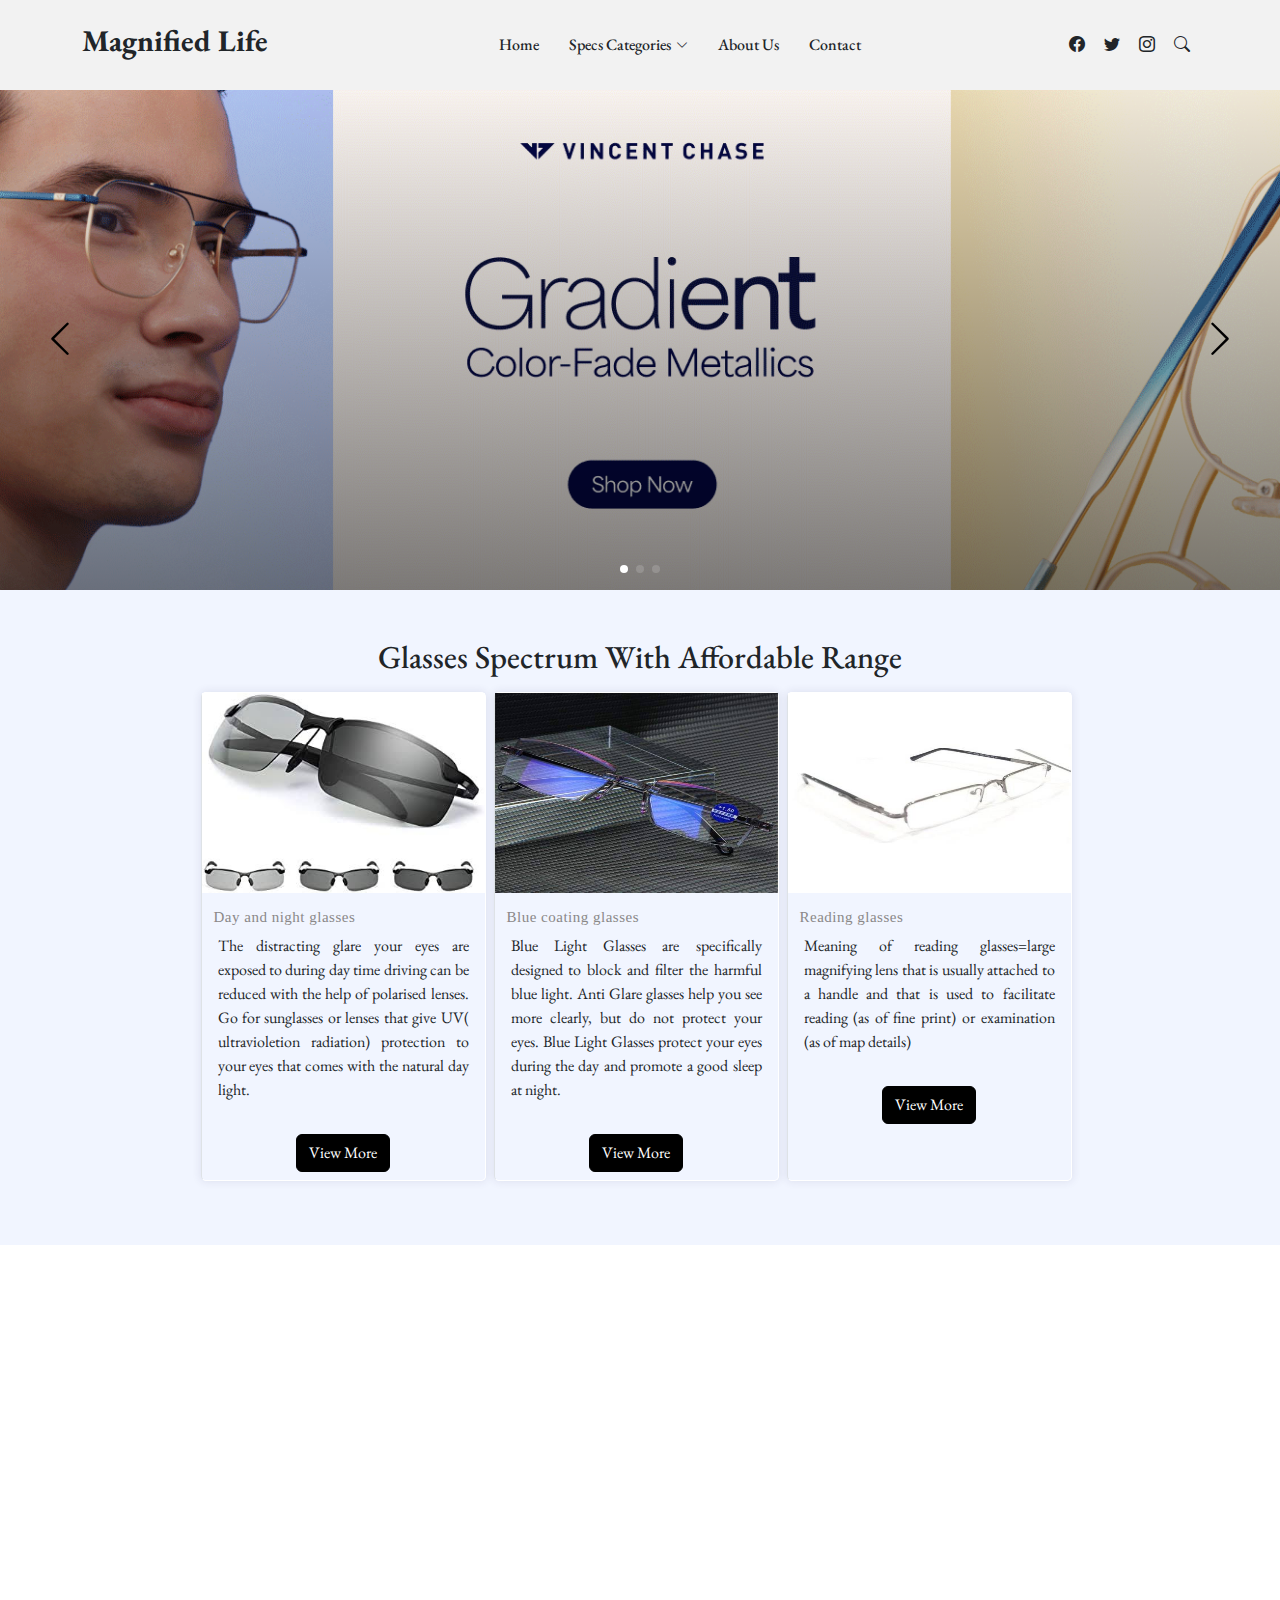
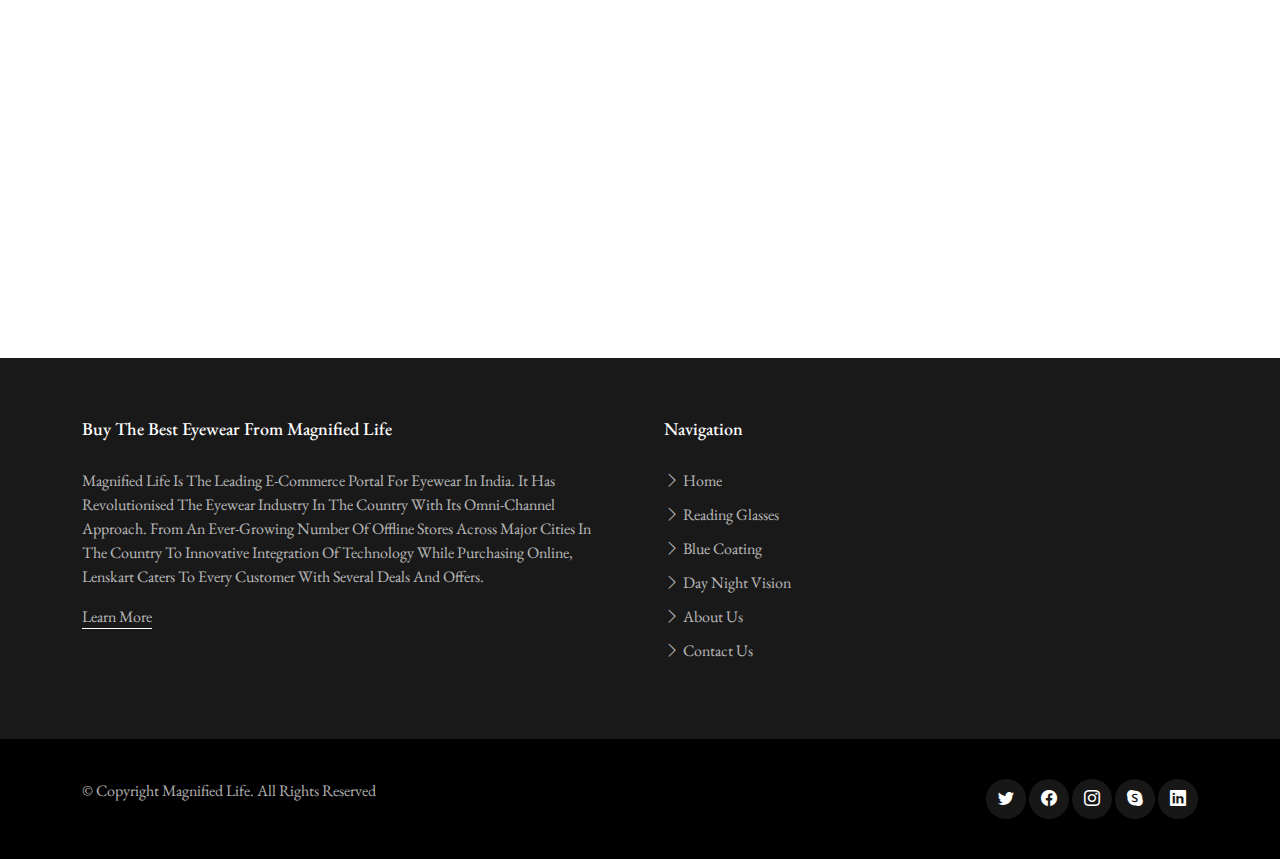
<file: Downloads/ZenBlog/index.html>
<!DOCTYPE html>
<html lang="en">

<head>
  <meta charset="utf-8">
  <meta content="width=device-width, initial-scale=1.0" name="viewport">

  <title>Magnified Life</title>
  <meta content="" name="description">
  <meta content="" name="keywords">

  <!-- Favicons -->
  <link href="assets/img/power_sunglasses.webp" rel="icon">
  <link href="assets/img/apple-touch-icon.png" rel="apple-touch-icon">

  <!-- Google Fonts -->
  <link rel="preconnect" href="https://fonts.googleapis.com">
  <link rel="preconnect" href="https://fonts.gstatic.com" crossorigin>
  <link href="https://fonts.googleapis.com/css2?family=EB+Garamond:wght@400;500&family=Inter:wght@400;500&family=Playfair+Display:ital,wght@0,400;0,700;1,400;1,700&display=swap" rel="stylesheet">

  <!-- Vendor CSS Files -->
  <link href="assets/vendor/bootstrap/css/bootstrap.min.css" rel="stylesheet">
  <link href="assets/vendor/bootstrap-icons/bootstrap-icons.css" rel="stylesheet">
  <link href="assets/vendor/swiper/swiper-bundle.min.css" rel="stylesheet">
  <link href="assets/vendor/glightbox/css/glightbox.min.css" rel="stylesheet">
  <link href="assets/vendor/aos/aos.css" rel="stylesheet">

  <!-- Template Main CSS Files -->
  <link href="assets/css/variables.css" rel="stylesheet">
  <link href="assets/css/main.css" rel="stylesheet">

</head>

<body>

  <!-- ======= Header ======= -->
  <header id="header" class="header d-flex align-items-center fixed-top">
    <div class="container-fluid container-xl d-flex align-items-center justify-content-between">

      <a href="index.html" class="logo d-flex align-items-center">
        <!-- Uncomment the line below if you also wish to use an image logo -->
        <!-- <img src="assets/img/logo.png" alt=""> -->
        <h1>Magnified Life</h1>
      </a>

      <nav id="navbar" class="navbar">
        <ul>
          <li><a href="index.html">Home</a></li>
          <li class="dropdown"><a href="#"><span>Specs Categories</span> <i class="bi bi-chevron-down dropdown-indicator"></i></a>
            <ul>
              <li><a href="day-and-night.html" target="_blank">Day and Night Sun-Glasses</a></li>
              <li><a href="reading-glasses.html" target="_blank">Reading glasses</a></li>
              <li><a href="blue-coating-glasses.html" target="_blank">Blue coating glasses</a></li>
            </ul>
          </li>

          <li><a href="about.html" target="_blank">About Us</a></li>
          <li><a href="contact.html" target="_blank">Contact</a></li>
        </ul>
      </nav><!-- .navbar -->

      <div class="position-relative">
        <a href="#" class="mx-2"><span class="bi-facebook"></span></a>
        <a href="#" class="mx-2"><span class="bi-twitter"></span></a>
        <a href="#" class="mx-2"><span class="bi-instagram"></span></a>

        <a href="#" class="mx-2 js-search-open"><span class="bi-search"></span></a>
        <i class="bi bi-list mobile-nav-toggle"></i>

        <!-- ======= Search Form ======= -->
        <div class="search-form-wrap js-search-form-wrap">
          <form action="search-result.html" class="search-form">
            <span class="icon bi-search"></span>
            <input type="text" placeholder="Search" class="form-control">
            <button class="btn js-search-close"><span class="bi-x"></span></button>
          </form>
        </div><!-- End Search Form -->

      </div>

    </div>

  </header><!-- End Header -->

  <main id="main">

    <!-- ======= Hero Slider Section ======= -->
    <section id="hero-slider" class="hero-slider">
      <div class="container-fluid-md" data-aos="fade-in">
        <div class="row">
          <div class="col-12">
            <div class="swiper sliderFeaturedPosts">
              <div class="swiper-wrapper">
                <div class="swiper-slide">
                      <a href="day-and-night.html" class="img-bg d-flex align-items-end" style="background-image: url('assets/img/banner1.webp');">
                      </a>
                </div>


                <div class="swiper-slide">
                  <a href="reading-glasses.html" class="img-bg d-flex align-items-end" style="background-image: url('assets/img/banner2.webp');">
                  </a>
                </div>

                <div class="swiper-slide">
                  <a href="blue-coating-glasses.html" class="img-bg d-flex align-items-end" style="background-image: url('assets/img/banner3.webp');">
                  </a>
                </div>
              </div>
              <div class="custom-swiper-button-next">
                <span class="bi-chevron-right"></span>
              </div>
              <div class="custom-swiper-button-prev">
                <span class="bi-chevron-left"></span>
              </div>

              <div class="swiper-pagination"></div>
            </div>
          </div>
        </div>
      </div>
    </section><!-- End Hero Slider Section -->

 <!-- Card Section Starts -->
            <section class="bg_color py-5">
              <div class="container">
                <div class="row justify-content-center">
                  <div class="col-12">
                    <h2 class="text-center mb-3">Glasses Spectrum With Affordable Range</h2>
                  </div>
                  <div class="col-3 border-start custom-border p-0 mb-3 me-2 text-center">
                    <div class="post-entry-1">
                      <a href="day-and-night.html"><img src="assets/img/glass2.jpeg" alt="" class="img-fluid custom_image"></a>
                    </div>
                    <div>
                      <h3 class="glass_title">Day and night glasses</h3>
                      <p class="para_content_wrap px-3 pb-3">The distracting glare your eyes are exposed to during day time driving can be reduced with the help of polarised lenses. Go for sunglasses or lenses that give UV( ultravioletion radiation) protection to your eyes that comes with the natural day light.</p>
                      <a href="day-and-night.html" class="btn btn-primary mx-auto">View More</a>
                    </div>
                  </div>
                  <div class="col-3 border-start custom-border p-0 mb-3 me-2 text-center">
                    <div class="post-entry-1">
                      <a href="blue-coating-glasses.html"><img src="assets/img/glass4.jpeg" alt="" class="img-fluid custom_image"></a>
                    </div>
                    <div>
                      <h3 class="glass_title">Blue coating glasses</h3>
                      <p class="para_content_wrap px-3 pb-3">Blue Light Glasses are specifically designed to block and filter the harmful blue light. Anti Glare glasses help you see more clearly, but do not protect your eyes. Blue Light Glasses protect your eyes during the day and promote a good sleep at night.</p>
                      <a href="day-and-night.html" class="btn btn-primary mx-auto">View More</a>
                    </div>
                    <div>
                      <h3 class="glass_title"></h3>
                    </div>
                  </div>
                  <div class="col-3 border-start custom-border p-0 mb-3 me-2 text-center">
                    <div class="post-entry-1">
                      <a href="reading-glasses.html"><img src="assets/img/glass8.jpeg" alt="" class="img-fluid custom_image"></a>
                    </div>
                    <div>
                      <h3 class="glass_title">Reading glasses</h3>
                      <p class="para_content_wrap px-3 pb-3">Meaning of reading glasses=large magnifying lens that is usually attached to a handle and that is used to facilitate reading (as of fine print) or examination (as of map details)</p>
                      <a href="reading-glasses.html" class="btn btn-primary mx-auto">View More</a>
                    </div>
                  </div>
                </div>
              </div>
            </section>

   <!-- Card Section Ends Here -->


   <!-- ======= Hero Slider Section ======= -->
   <section id="hero-slider" class="hero-slider">
    <div class="container-md" data-aos="fade-in">
      <div class="row align-items-center">
        <div class="col-4">
          <h3>WEAR THE TREND</h3>
          <p>Our hottest collections</p>
        </div>
        <div class="col-8">
          <div class="swiper weartheTrend">
            <div class="swiper-wrapper">
              <div class="swiper-slide border-start custom-border p-3 mb-3 mt-3">
                <img href="single-post.html" src="assets/img/air_clip.webp" class="img-fluid p-3">
                <p class="text-center">Air Clip On</p>
              </div>

              <div class="swiper-slide border-start custom-border p-3 mb-3 mt-3">
                <img href="single-post.html" src="assets/img/airflex.webp" class="img-fluid p-3">
                <p class="text-center">Air Flex</p>
              </div>

              <div class="swiper-slide border-start custom-border p-3 mb-3 mt-3">
                <img href="single-post.html" src="assets/img/aviator.webp" class="img-fluid p-3">
                <p class="text-center">Retro Aviator</p>
              </div>

              <div class="swiper-slide border-start custom-border p-3 mb-3 mt-3">
                <img href="single-post.html" src="assets/img/trans.webp" class="img-fluid p-3">
                <p class="text-center">Transparent</p>
              </div>
              <div class="swiper-slide border-start custom-border p-3 mb-3 mt-3">
                <img href="single-post.html" src="assets/img/cateeye.webp" class="img-fluid p-3">
                <p class="text-center">Cat-Eye</p>
              </div>
              <div class="swiper-slide border-start custom-border p-3 mb-3 mt-3">
                <img href="single-post.html" src="assets/img/blend_edit.webp" class="img-fluid p-3">
                <p class="text-center">Blend Edit</p>
              </div>
            </div>
            <div class="custom-swiper-button-next">
              <span class="bi-chevron-right"></span>
            </div>
            <div class="custom-swiper-button-prev">
              <span class="bi-chevron-left"></span>
            </div>

            <div class="swiper-pagination"></div>
          </div>
        </div>
      </div>
    </div>
  </section><!-- End Hero Slider Section -->

    <!-- ======= Culture Category Section ======= -->
    <section class="category-section my-5">
      <div class="container" data-aos="fade-up">

        <div class="section-header d-flex justify-content-between align-items-center mb-5">
          <h2>CONTACT LENSES & MORE</h2>
          <div><a href="category.html" class="more">See All Culture</a></div>
        </div>

        <div class="row">
          <div class="col-md-6">
            <img src="assets/img/contact-lens-more.webp" alt="" class="img-fluid">
          </div>
          <div class="col-md-6">
            <img src="assets/img/contact-lens-more-1.webp" alt="" class="img-fluid">
          </div>
        </div>
      </div>
    </section><!-- End Culture Category Section -->

  </main><!-- End #main -->

  <!-- ======= Footer ======= -->
  <footer id="footer" class="footer">

    <div class="footer-content">
      <div class="container">

        <div class="row g-5">
          <div class="col-lg-6">
            <h3 class="footer-heading">Buy The Best Eyewear From Magnified Life</h3>
            <p>Magnified Life Is The Leading E-Commerce Portal For Eyewear In India. It Has Revolutionised The Eyewear Industry In The Country With Its Omni-Channel Approach. From An Ever-Growing Number Of Offline Stores Across Major Cities In The Country To Innovative Integration Of Technology While Purchasing Online, Lenskart Caters To Every Customer With Several Deals And Offers.</p>
            <p><a href="about.html" class="footer-link-more">Learn More</a></p>
          </div>
          <div class="col-6 col-lg-2">
            <h3 class="footer-heading">Navigation</h3>
            <ul class="footer-links list-unstyled">
              <li><a href="index.html" target="_blank"><i class="bi bi-chevron-right"></i> Home</a></li>
              <li><a href="reading-glasses.html" target="_blank"><i class="bi bi-chevron-right"></i> Reading Glasses</a></li>
              <li><a href="blue-coating-glasses.html" target="_blank"><i class="bi bi-chevron-right"></i> Blue Coating</a></li>
              <li><a href="day-and-night.html" target="_blank"><i class="bi bi-chevron-right"></i> Day Night Vision</a></li>
              <li><a href="about.html" target="_blank"><i class="bi bi-chevron-right"></i> About Us</a></li>
              <li><a href="contact.html" target="_blank" ><i class="bi bi-chevron-right"></i> Contact Us</a></li>
            </ul>
          </div>
        </div>
      </div>
    </div>

    <div class="footer-legal">
      <div class="container">

        <div class="row justify-content-between">
          <div class="col-md-6 text-center text-md-start mb-3 mb-md-0">
            <div class="copyright">
              © Copyright <strong><span>Magnified Life</span></strong>. All Rights Reserved
            </div>
          </div>

          <div class="col-md-6">
            <div class="social-links mb-3 mb-lg-0 text-center text-md-end">
              <a href="#" class="twitter"><i class="bi bi-twitter"></i></a>
              <a href="#" class="facebook"><i class="bi bi-facebook"></i></a>
              <a href="#" class="instagram"><i class="bi bi-instagram"></i></a>
              <a href="#" class="google-plus"><i class="bi bi-skype"></i></a>
              <a href="#" class="linkedin"><i class="bi bi-linkedin"></i></a>
            </div>

          </div>

        </div>

      </div>
    </div>

  </footer>

  <a href="#" class="scroll-top d-flex align-items-center justify-content-center"><i class="bi bi-arrow-up-short"></i></a>

  <!-- Vendor JS Files -->
  <script src="assets/vendor/bootstrap/js/bootstrap.bundle.min.js"></script>
  <script src="assets/vendor/swiper/swiper-bundle.min.js"></script>
  <script src="assets/vendor/glightbox/js/glightbox.min.js"></script>
  <script src="assets/vendor/aos/aos.js"></script>
  <script src="assets/vendor/php-email-form/validate.js"></script>

  <!-- Template Main JS File -->
  <script src="assets/js/main.js"></script>

</body>

</html>
</file>
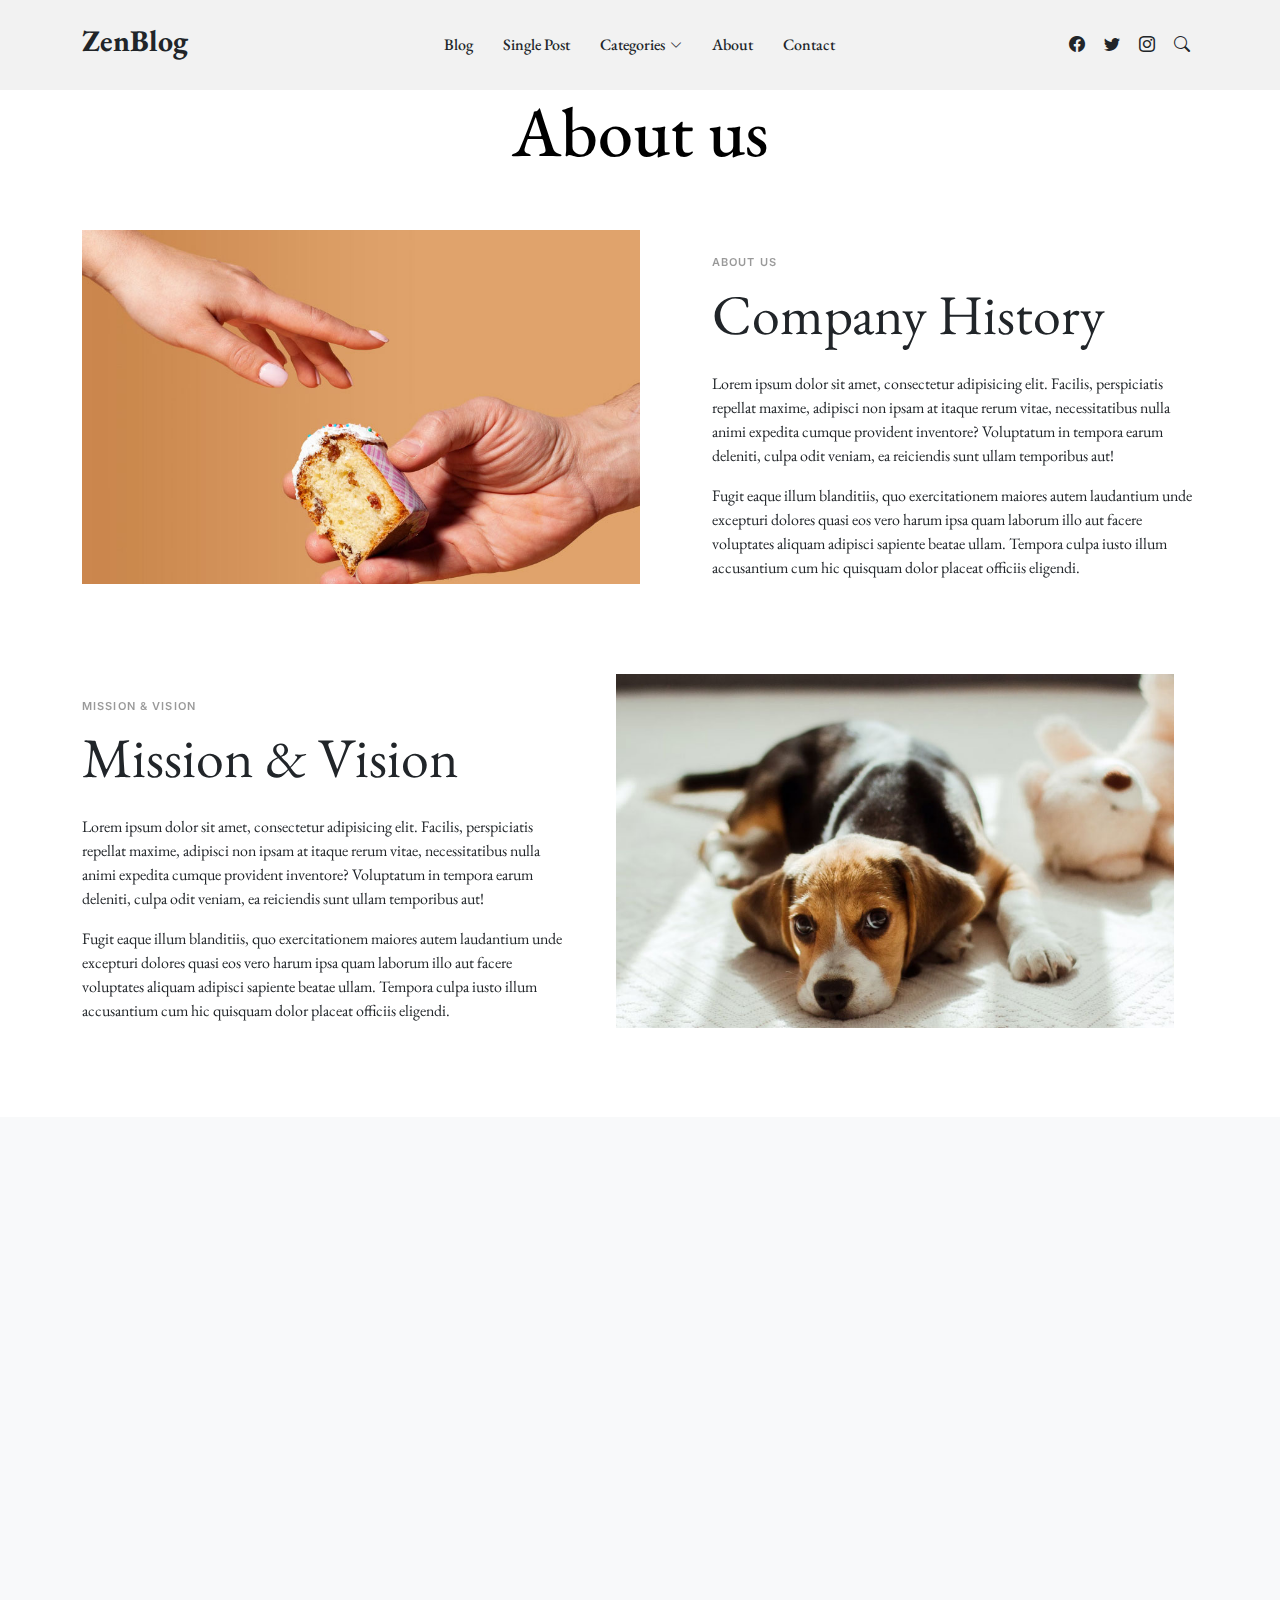
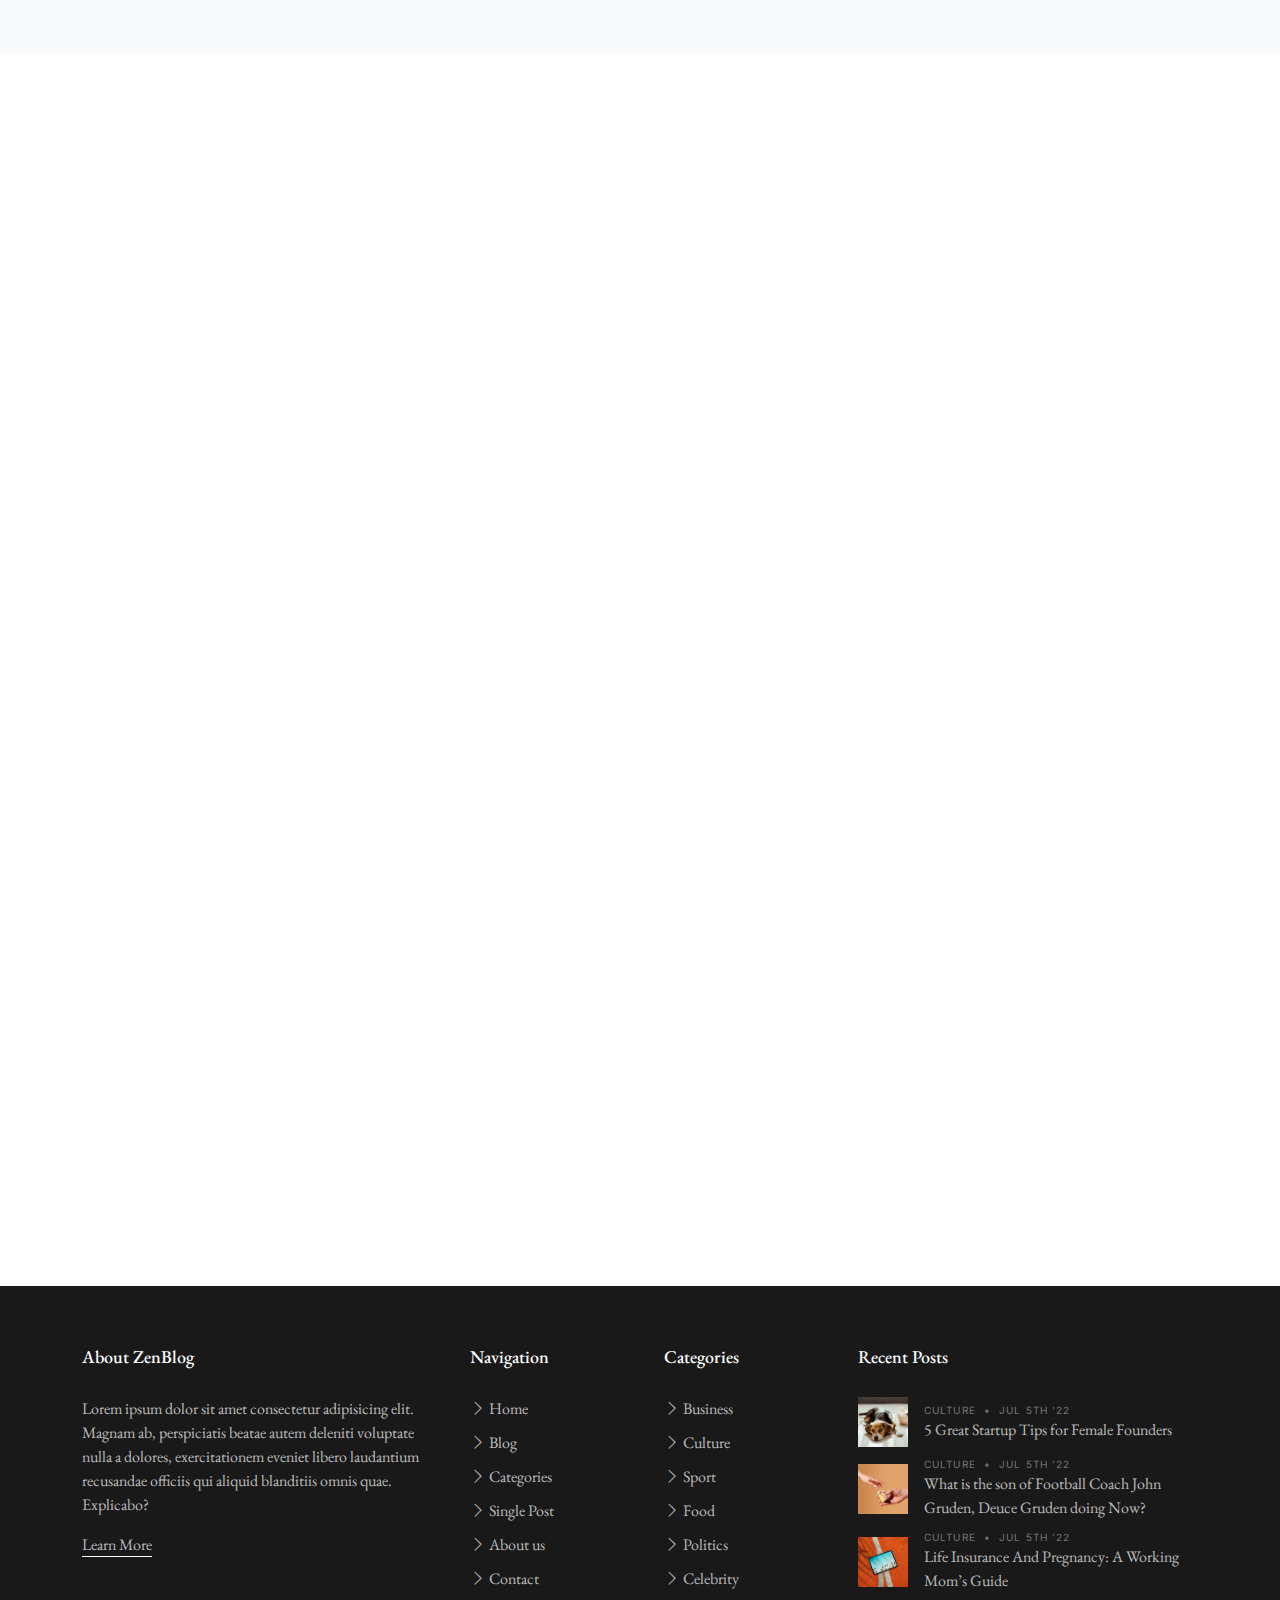
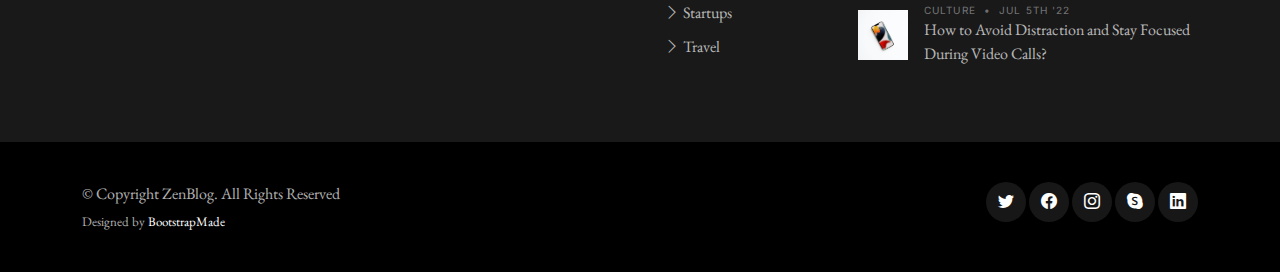
<file: Downloads/ZenBlog/about.html>
<!DOCTYPE html>
<html lang="en">

<head>
  <meta charset="utf-8">
  <meta content="width=device-width, initial-scale=1.0" name="viewport">

  <title>ZenBlog Bootstrap Template - About</title>
  <meta content="" name="description">
  <meta content="" name="keywords">

  <!-- Favicons -->
  <link href="assets/img/favicon.png" rel="icon">
  <link href="assets/img/apple-touch-icon.png" rel="apple-touch-icon">

  <!-- Google Fonts -->
  <link rel="preconnect" href="https://fonts.googleapis.com">
  <link rel="preconnect" href="https://fonts.gstatic.com" crossorigin>
  <link href="https://fonts.googleapis.com/css2?family=EB+Garamond:wght@400;500&family=Inter:wght@400;500&family=Playfair+Display:ital,wght@0,400;0,700;1,400;1,700&display=swap" rel="stylesheet">

  <!-- Vendor CSS Files -->
  <link href="assets/vendor/bootstrap/css/bootstrap.min.css" rel="stylesheet">
  <link href="assets/vendor/bootstrap-icons/bootstrap-icons.css" rel="stylesheet">
  <link href="assets/vendor/swiper/swiper-bundle.min.css" rel="stylesheet">
  <link href="assets/vendor/glightbox/css/glightbox.min.css" rel="stylesheet">
  <link href="assets/vendor/aos/aos.css" rel="stylesheet">

  <!-- Template Main CSS Files -->
  <link href="assets/css/variables.css" rel="stylesheet">
  <link href="assets/css/main.css" rel="stylesheet">

  <!-- =======================================================
  * Template Name: ZenBlog - v1.2.0
  * Template URL: https://bootstrapmade.com/zenblog-bootstrap-blog-template/
  * Author: BootstrapMade.com
  * License: https:///bootstrapmade.com/license/
  ======================================================== -->
</head>

<body>

  <!-- ======= Header ======= -->
  <header id="header" class="header d-flex align-items-center fixed-top">
    <div class="container-fluid container-xl d-flex align-items-center justify-content-between">

      <a href="index.html" class="logo d-flex align-items-center">
        <!-- Uncomment the line below if you also wish to use an image logo -->
        <!-- <img src="assets/img/logo.png" alt=""> -->
        <h1>ZenBlog</h1>
      </a>

      <nav id="navbar" class="navbar">
        <ul>
          <li><a href="index.html">Blog</a></li>
          <li><a href="single-post.html">Single Post</a></li>
          <li class="dropdown"><a href="category.html"><span>Categories</span> <i class="bi bi-chevron-down dropdown-indicator"></i></a>
            <ul>
              <li><a href="search-result.html">Search Result</a></li>
              <li><a href="#">Drop Down 1</a></li>
              <li class="dropdown"><a href="#"><span>Deep Drop Down</span> <i class="bi bi-chevron-down dropdown-indicator"></i></a>
                <ul>
                  <li><a href="#">Deep Drop Down 1</a></li>
                  <li><a href="#">Deep Drop Down 2</a></li>
                  <li><a href="#">Deep Drop Down 3</a></li>
                  <li><a href="#">Deep Drop Down 4</a></li>
                  <li><a href="#">Deep Drop Down 5</a></li>
                </ul>
              </li>
              <li><a href="#">Drop Down 2</a></li>
              <li><a href="#">Drop Down 3</a></li>
              <li><a href="#">Drop Down 4</a></li>
            </ul>
          </li>

          <li><a href="about.html">About</a></li>
          <li><a href="contact.html">Contact</a></li>
        </ul>
      </nav><!-- .navbar -->

      <div class="position-relative">
        <a href="#" class="mx-2"><span class="bi-facebook"></span></a>
        <a href="#" class="mx-2"><span class="bi-twitter"></span></a>
        <a href="#" class="mx-2"><span class="bi-instagram"></span></a>

        <a href="#" class="mx-2 js-search-open"><span class="bi-search"></span></a>
        <i class="bi bi-list mobile-nav-toggle"></i>

        <!-- ======= Search Form ======= -->
        <div class="search-form-wrap js-search-form-wrap">
          <form action="search-result.html" class="search-form">
            <span class="icon bi-search"></span>
            <input type="text" placeholder="Search" class="form-control">
            <button class="btn js-search-close"><span class="bi-x"></span></button>
          </form>
        </div><!-- End Search Form -->

      </div>

    </div>

  </header><!-- End Header -->

  <main id="main">
    <section>
      <div class="container" data-aos="fade-up">
        <div class="row">
          <div class="col-lg-12 text-center mb-5">
            <h1 class="page-title">About us</h1>
          </div>
        </div>

        <div class="row mb-5">

          <div class="d-md-flex post-entry-2 half">
            <a href="#" class="me-4 thumbnail">
              <img src="assets/img/post-landscape-2.jpg" alt="" class="img-fluid">
            </a>
            <div class="ps-md-5 mt-4 mt-md-0">
              <div class="post-meta mt-4">About us</div>
              <h2 class="mb-4 display-4">Company History</h2>

              <p>Lorem ipsum dolor sit amet, consectetur adipisicing elit. Facilis, perspiciatis repellat maxime, adipisci non ipsam at itaque rerum vitae, necessitatibus nulla animi expedita cumque provident inventore? Voluptatum in tempora earum deleniti, culpa odit veniam, ea reiciendis sunt ullam temporibus aut!</p>
              <p>Fugit eaque illum blanditiis, quo exercitationem maiores autem laudantium unde excepturi dolores quasi eos vero harum ipsa quam laborum illo aut facere voluptates aliquam adipisci sapiente beatae ullam. Tempora culpa iusto illum accusantium cum hic quisquam dolor placeat officiis eligendi.</p>
            </div>
          </div>

          <div class="d-md-flex post-entry-2 half mt-5">
            <a href="#" class="me-4 thumbnail order-2">
              <img src="assets/img/post-landscape-1.jpg" alt="" class="img-fluid">
            </a>
            <div class="pe-md-5 mt-4 mt-md-0">
              <div class="post-meta mt-4">Mission &amp; Vision</div>
              <h2 class="mb-4 display-4">Mission &amp; Vision</h2>

              <p>Lorem ipsum dolor sit amet, consectetur adipisicing elit. Facilis, perspiciatis repellat maxime, adipisci non ipsam at itaque rerum vitae, necessitatibus nulla animi expedita cumque provident inventore? Voluptatum in tempora earum deleniti, culpa odit veniam, ea reiciendis sunt ullam temporibus aut!</p>
              <p>Fugit eaque illum blanditiis, quo exercitationem maiores autem laudantium unde excepturi dolores quasi eos vero harum ipsa quam laborum illo aut facere voluptates aliquam adipisci sapiente beatae ullam. Tempora culpa iusto illum accusantium cum hic quisquam dolor placeat officiis eligendi.</p>
            </div>
          </div>

        </div>

      </div>
    </section>

    <section class="mb-5 bg-light py-5">
      <div class="container" data-aos="fade-up">
        <div class="row justify-content-between align-items-lg-center">
          <div class="col-lg-5 mb-4 mb-lg-0">
            <h2 class="display-4 mb-4">Latest News</h2>
            <p>Lorem ipsum dolor sit amet consectetur adipisicing elit. Sed, rem eaque vel est asperiores iste pariatur placeat molestias, rerum provident ea maiores debitis eum earum esse quas architecto! Minima, voluptatum! Minus tempora distinctio quo sint est blanditiis voluptate eos. Commodi dolore nesciunt culpa adipisci nemo expedita suscipit autem dolorum rerum?</p>
            <p>At magni dolore ullam odio sapiente ipsam, numquam eius minus animi inventore alias quam fugit corrupti error iste laboriosam dolorum culpa doloremque eligendi repellat iusto vel impedit odit cum. Sequi atque molestias nesciunt rem eum pariatur quibusdam deleniti saepe eius maiores porro quam, praesentium ipsa deserunt laboriosam adipisci. Optio, animi!</p>
            <p><a href="#" class="more">View All Blog Posts</a></p>
          </div>
          <div class="col-lg-6">
            <div class="row">
              <div class="col-6">
                <img src="assets/img/post-portrait-3.jpg" alt="" class="img-fluid mb-4">
              </div>
              <div class="col-6 mt-4">
                <img src="assets/img/post-portrait-4.jpg" alt="" class="img-fluid mb-4">
              </div>
            </div>
          </div>
        </div>
      </div>
    </section>

    <section>
      <div class="container" data-aos="fade-up">
        <div class="row">
          <div class="col-12 text-center mb-5">
            <div class="row justify-content-center">
              <div class="col-lg-6">
                <h2 class="display-4">Our Team</h2>
                <p>Lorem ipsum dolor sit amet consectetur adipisicing elit. Nihil sint sed, fugit distinctio ad eius itaque deserunt doloribus harum excepturi laudantium sit officiis et eaque blanditiis. Dolore natus excepturi recusandae.</p>
              </div>
            </div>
          </div>
          <div class="col-lg-4 text-center mb-5">
            <img src="assets/img/person-1.jpg" alt="" class="img-fluid rounded-circle w-50 mb-4">
            <h4>Cameron Williamson</h4>
            <span class="d-block mb-3 text-uppercase">Founder &amp; CEO</span>
            <p>Lorem ipsum dolor sit amet, consectetur adipisicing elit. Facilis, perspiciatis repellat maxime, adipisci non ipsam at itaque rerum vitae, necessitatibus nulla animi expedita cumque provident inventore? Voluptatum in tempora earum deleniti, culpa odit veniam, ea reiciendis sunt ullam temporibus aut!</p>
          </div>
          <div class="col-lg-4 text-center mb-5">
            <img src="assets/img/person-2.jpg" alt="" class="img-fluid rounded-circle w-50 mb-4">
            <h4>Wade Warren</h4>
            <span class="d-block mb-3 text-uppercase">Founder, VP</span>
            <p>Lorem ipsum dolor sit amet, consectetur adipisicing elit. Facilis, perspiciatis repellat maxime, adipisci non ipsam at itaque rerum vitae, necessitatibus nulla animi expedita cumque provident inventore? Voluptatum in tempora earum deleniti, culpa odit veniam, ea reiciendis sunt ullam temporibus aut!</p>
          </div>
          <div class="col-lg-4 text-center mb-5">
            <img src="assets/img/person-3.jpg" alt="" class="img-fluid rounded-circle w-50 mb-4">
            <h4>Jane Cooper</h4>
            <span class="d-block mb-3 text-uppercase">Editor Staff</span>
            <p>Lorem ipsum dolor sit amet, consectetur adipisicing elit. Facilis, perspiciatis repellat maxime, adipisci non ipsam at itaque rerum vitae, necessitatibus nulla animi expedita cumque provident inventore? Voluptatum in tempora earum deleniti, culpa odit veniam, ea reiciendis sunt ullam temporibus aut!</p>
          </div>
          <div class="col-lg-4 text-center mb-5">
            <img src="assets/img/person-4.jpg" alt="" class="img-fluid rounded-circle w-50 mb-4">
            <h4>Cameron Williamson</h4>
            <span class="d-block mb-3 text-uppercase">Editor Staff</span>
            <p>Lorem ipsum dolor sit amet, consectetur adipisicing elit. Facilis, perspiciatis repellat maxime, adipisci non ipsam at itaque rerum vitae, necessitatibus nulla animi expedita cumque provident inventore? Voluptatum in tempora earum deleniti, culpa odit veniam, ea reiciendis sunt ullam temporibus aut!</p>
          </div>
          <div class="col-lg-4 text-center mb-5">
            <img src="assets/img/person-5.jpg" alt="" class="img-fluid rounded-circle w-50 mb-4">
            <h4>Cameron Williamson</h4>
            <span class="d-block mb-3 text-uppercase">Editor Staff</span>
            <p>Lorem ipsum dolor sit amet, consectetur adipisicing elit. Facilis, perspiciatis repellat maxime, adipisci non ipsam at itaque rerum vitae, necessitatibus nulla animi expedita cumque provident inventore? Voluptatum in tempora earum deleniti, culpa odit veniam, ea reiciendis sunt ullam temporibus aut!</p>
          </div>
          <div class="col-lg-4 text-center mb-5">
            <img src="assets/img/person-6.jpg" alt="" class="img-fluid rounded-circle w-50 mb-4">
            <h4>Cameron Williamson</h4>
            <span class="d-block mb-3 text-uppercase">Editor Staff</span>
            <p>Lorem ipsum dolor sit amet, consectetur adipisicing elit. Facilis, perspiciatis repellat maxime, adipisci non ipsam at itaque rerum vitae, necessitatibus nulla animi expedita cumque provident inventore? Voluptatum in tempora earum deleniti, culpa odit veniam, ea reiciendis sunt ullam temporibus aut!</p>
          </div>
        </div>
      </div>
    </section>

  </main><!-- End #main -->

  <!-- ======= Footer ======= -->
  <footer id="footer" class="footer">

    <div class="footer-content">
      <div class="container">

        <div class="row g-5">
          <div class="col-lg-4">
            <h3 class="footer-heading">About ZenBlog</h3>
            <p>Lorem ipsum dolor sit amet consectetur adipisicing elit. Magnam ab, perspiciatis beatae autem deleniti voluptate nulla a dolores, exercitationem eveniet libero laudantium recusandae officiis qui aliquid blanditiis omnis quae. Explicabo?</p>
            <p><a href="about.html" class="footer-link-more">Learn More</a></p>
          </div>
          <div class="col-6 col-lg-2">
            <h3 class="footer-heading">Navigation</h3>
            <ul class="footer-links list-unstyled">
              <li><a href="index.html"><i class="bi bi-chevron-right"></i> Home</a></li>
              <li><a href="index.html"><i class="bi bi-chevron-right"></i> Blog</a></li>
              <li><a href="category.html"><i class="bi bi-chevron-right"></i> Categories</a></li>
              <li><a href="single-post.html"><i class="bi bi-chevron-right"></i> Single Post</a></li>
              <li><a href="about.html"><i class="bi bi-chevron-right"></i> About us</a></li>
              <li><a href="contact.html"><i class="bi bi-chevron-right"></i> Contact</a></li>
            </ul>
          </div>
          <div class="col-6 col-lg-2">
            <h3 class="footer-heading">Categories</h3>
            <ul class="footer-links list-unstyled">
              <li><a href="category.html"><i class="bi bi-chevron-right"></i> Business</a></li>
              <li><a href="category.html"><i class="bi bi-chevron-right"></i> Culture</a></li>
              <li><a href="category.html"><i class="bi bi-chevron-right"></i> Sport</a></li>
              <li><a href="category.html"><i class="bi bi-chevron-right"></i> Food</a></li>
              <li><a href="category.html"><i class="bi bi-chevron-right"></i> Politics</a></li>
              <li><a href="category.html"><i class="bi bi-chevron-right"></i> Celebrity</a></li>
              <li><a href="category.html"><i class="bi bi-chevron-right"></i> Startups</a></li>
              <li><a href="category.html"><i class="bi bi-chevron-right"></i> Travel</a></li>

            </ul>
          </div>

          <div class="col-lg-4">
            <h3 class="footer-heading">Recent Posts</h3>

            <ul class="footer-links footer-blog-entry list-unstyled">
              <li>
                <a href="single-post.html" class="d-flex align-items-center">
                  <img src="assets/img/post-sq-1.jpg" alt="" class="img-fluid me-3">
                  <div>
                    <div class="post-meta d-block"><span class="date">Culture</span> <span class="mx-1">&bullet;</span> <span>Jul 5th '22</span></div>
                    <span>5 Great Startup Tips for Female Founders</span>
                  </div>
                </a>
              </li>

              <li>
                <a href="single-post.html" class="d-flex align-items-center">
                  <img src="assets/img/post-sq-2.jpg" alt="" class="img-fluid me-3">
                  <div>
                    <div class="post-meta d-block"><span class="date">Culture</span> <span class="mx-1">&bullet;</span> <span>Jul 5th '22</span></div>
                    <span>What is the son of Football Coach John Gruden, Deuce Gruden doing Now?</span>
                  </div>
                </a>
              </li>

              <li>
                <a href="single-post.html" class="d-flex align-items-center">
                  <img src="assets/img/post-sq-3.jpg" alt="" class="img-fluid me-3">
                  <div>
                    <div class="post-meta d-block"><span class="date">Culture</span> <span class="mx-1">&bullet;</span> <span>Jul 5th '22</span></div>
                    <span>Life Insurance And Pregnancy: A Working Mom’s Guide</span>
                  </div>
                </a>
              </li>

              <li>
                <a href="single-post.html" class="d-flex align-items-center">
                  <img src="assets/img/post-sq-4.jpg" alt="" class="img-fluid me-3">
                  <div>
                    <div class="post-meta d-block"><span class="date">Culture</span> <span class="mx-1">&bullet;</span> <span>Jul 5th '22</span></div>
                    <span>How to Avoid Distraction and Stay Focused During Video Calls?</span>
                  </div>
                </a>
              </li>

            </ul>

          </div>
        </div>
      </div>
    </div>

    <div class="footer-legal">
      <div class="container">

        <div class="row justify-content-between">
          <div class="col-md-6 text-center text-md-start mb-3 mb-md-0">
            <div class="copyright">
              © Copyright <strong><span>ZenBlog</span></strong>. All Rights Reserved
            </div>

            <div class="credits">
              <!-- All the links in the footer should remain intact. -->
              <!-- You can delete the links only if you purchased the pro version. -->
              <!-- Licensing information: https://bootstrapmade.com/license/ -->
              <!-- Purchase the pro version with working PHP/AJAX contact form: https://bootstrapmade.com/herobiz-bootstrap-business-template/ -->
              Designed by <a href="https://bootstrapmade.com/">BootstrapMade</a>
            </div>

          </div>

          <div class="col-md-6">
            <div class="social-links mb-3 mb-lg-0 text-center text-md-end">
              <a href="#" class="twitter"><i class="bi bi-twitter"></i></a>
              <a href="#" class="facebook"><i class="bi bi-facebook"></i></a>
              <a href="#" class="instagram"><i class="bi bi-instagram"></i></a>
              <a href="#" class="google-plus"><i class="bi bi-skype"></i></a>
              <a href="#" class="linkedin"><i class="bi bi-linkedin"></i></a>
            </div>

          </div>

        </div>

      </div>
    </div>

  </footer>

  <a href="#" class="scroll-top d-flex align-items-center justify-content-center"><i class="bi bi-arrow-up-short"></i></a>

  <!-- Vendor JS Files -->
  <script src="assets/vendor/bootstrap/js/bootstrap.bundle.min.js"></script>
  <script src="assets/vendor/swiper/swiper-bundle.min.js"></script>
  <script src="assets/vendor/glightbox/js/glightbox.min.js"></script>
  <script src="assets/vendor/aos/aos.js"></script>
  <script src="assets/vendor/php-email-form/validate.js"></script>

  <!-- Template Main JS File -->
  <script src="assets/js/main.js"></script>

</body>

</html>
</file>
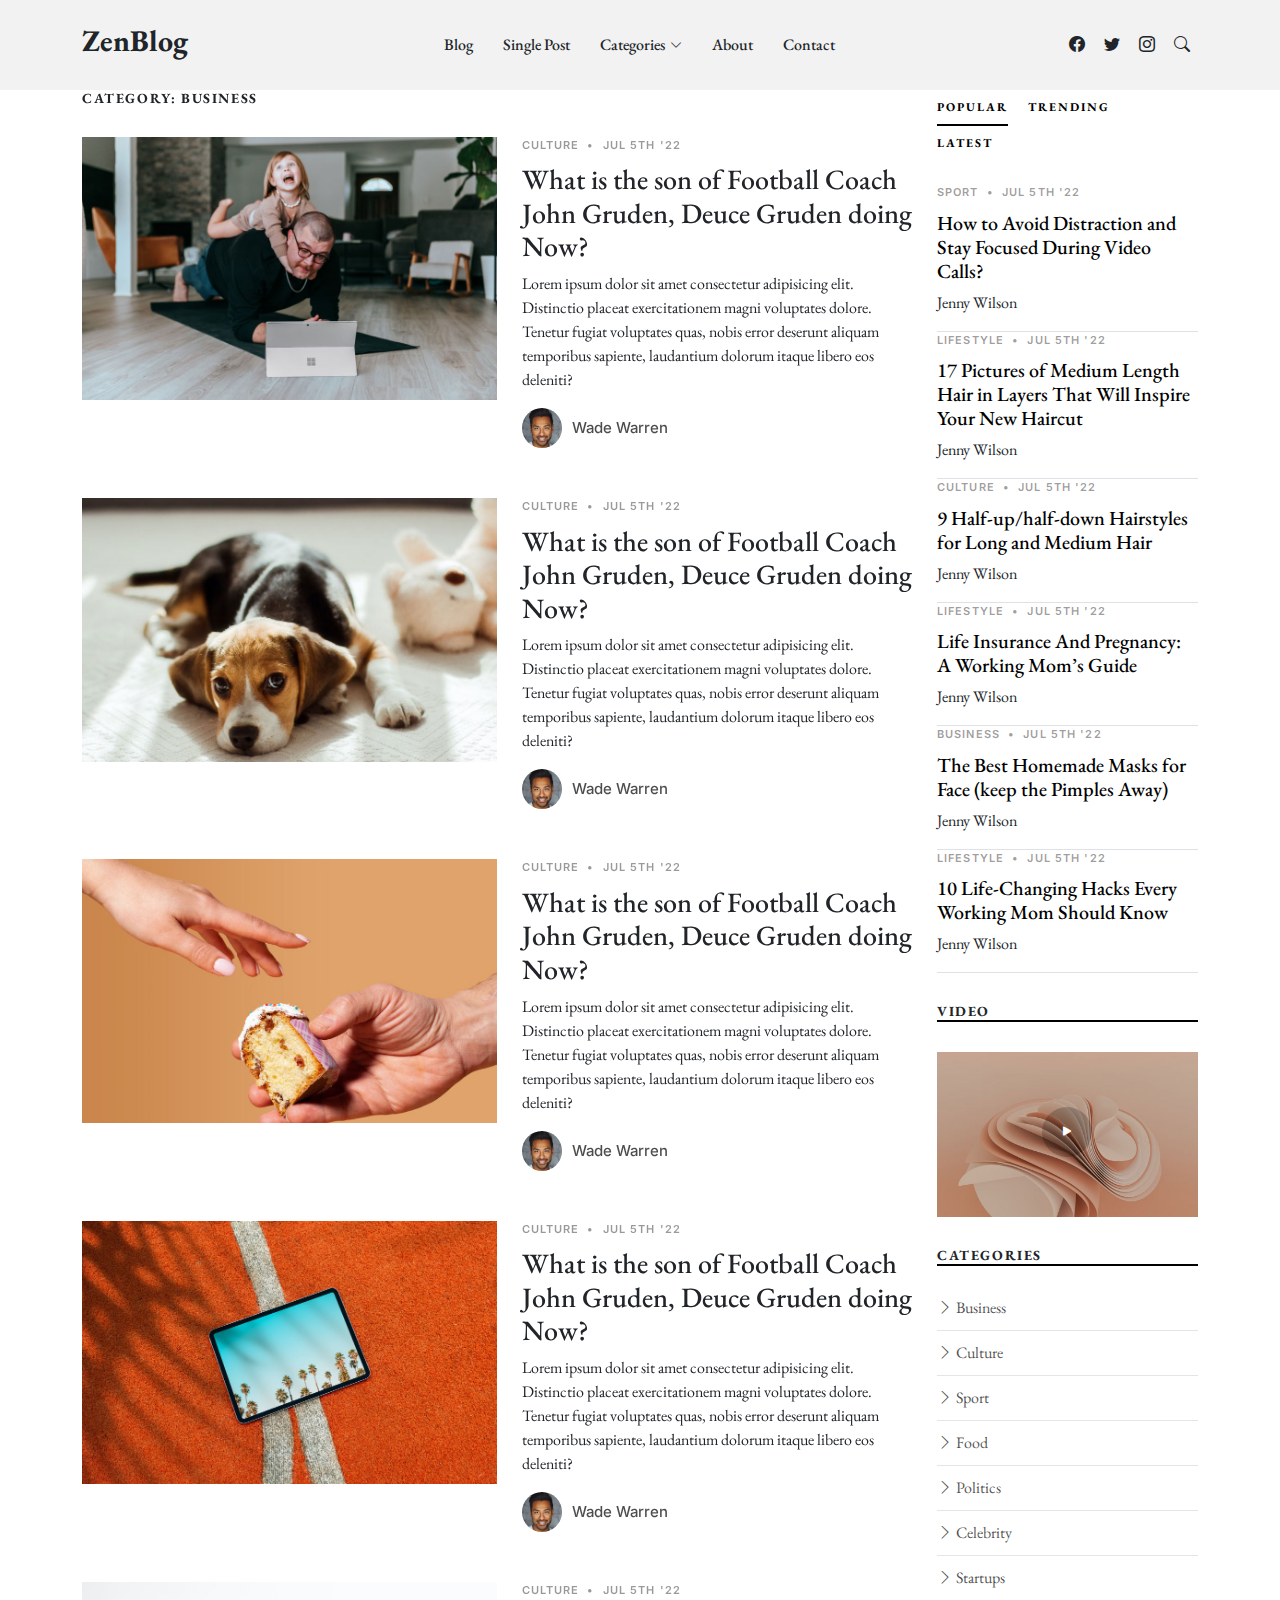
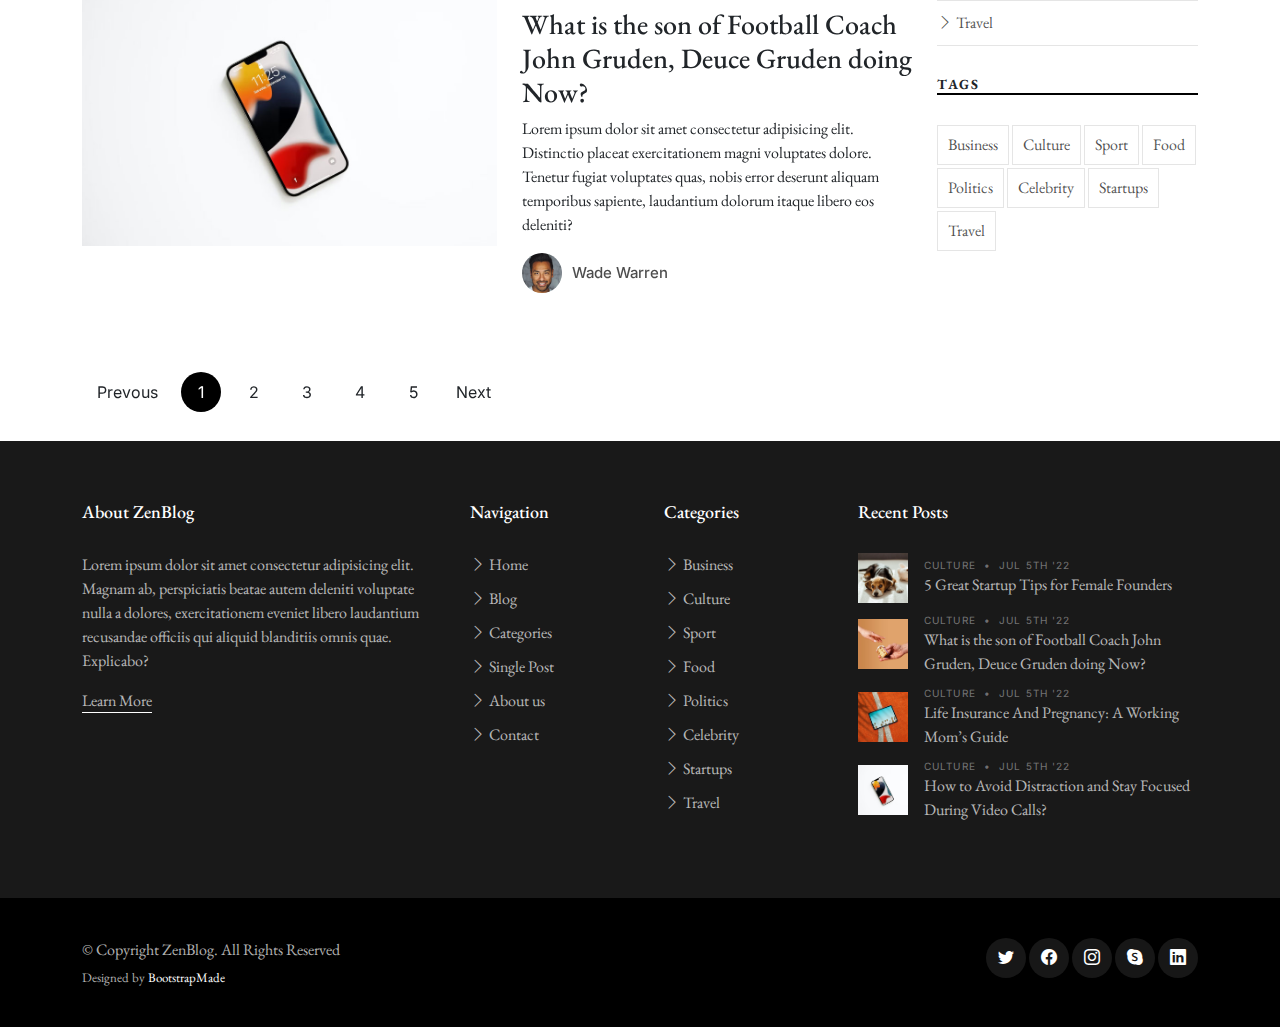
<file: Downloads/ZenBlog/category.html>
<!DOCTYPE html>
<html lang="en">

<head>
  <meta charset="utf-8">
  <meta content="width=device-width, initial-scale=1.0" name="viewport">

  <title>ZenBlog Bootstrap Template - Category</title>
  <meta content="" name="description">
  <meta content="" name="keywords">

  <!-- Favicons -->
  <link href="assets/img/favicon.png" rel="icon">
  <link href="assets/img/apple-touch-icon.png" rel="apple-touch-icon">

  <!-- Google Fonts -->
  <link rel="preconnect" href="https://fonts.googleapis.com">
  <link rel="preconnect" href="https://fonts.gstatic.com" crossorigin>
  <link href="https://fonts.googleapis.com/css2?family=EB+Garamond:wght@400;500&family=Inter:wght@400;500&family=Playfair+Display:ital,wght@0,400;0,700;1,400;1,700&display=swap" rel="stylesheet">

  <!-- Vendor CSS Files -->
  <link href="assets/vendor/bootstrap/css/bootstrap.min.css" rel="stylesheet">
  <link href="assets/vendor/bootstrap-icons/bootstrap-icons.css" rel="stylesheet">
  <link href="assets/vendor/swiper/swiper-bundle.min.css" rel="stylesheet">
  <link href="assets/vendor/glightbox/css/glightbox.min.css" rel="stylesheet">
  <link href="assets/vendor/aos/aos.css" rel="stylesheet">

  <!-- Template Main CSS Files -->
  <link href="assets/css/variables.css" rel="stylesheet">
  <link href="assets/css/main.css" rel="stylesheet">

  <!-- =======================================================
  * Template Name: ZenBlog - v1.2.0
  * Template URL: https://bootstrapmade.com/zenblog-bootstrap-blog-template/
  * Author: BootstrapMade.com
  * License: https:///bootstrapmade.com/license/
  ======================================================== -->
</head>

<body>

  <!-- ======= Header ======= -->
  <header id="header" class="header d-flex align-items-center fixed-top">
    <div class="container-fluid container-xl d-flex align-items-center justify-content-between">

      <a href="index.html" class="logo d-flex align-items-center">
        <!-- Uncomment the line below if you also wish to use an image logo -->
        <!-- <img src="assets/img/logo.png" alt=""> -->
        <h1>ZenBlog</h1>
      </a>

      <nav id="navbar" class="navbar">
        <ul>
          <li><a href="index.html">Blog</a></li>
          <li><a href="single-post.html">Single Post</a></li>
          <li class="dropdown"><a href="category.html"><span>Categories</span> <i class="bi bi-chevron-down dropdown-indicator"></i></a>
            <ul>
              <li><a href="search-result.html">Search Result</a></li>
              <li><a href="#">Drop Down 1</a></li>
              <li class="dropdown"><a href="#"><span>Deep Drop Down</span> <i class="bi bi-chevron-down dropdown-indicator"></i></a>
                <ul>
                  <li><a href="#">Deep Drop Down 1</a></li>
                  <li><a href="#">Deep Drop Down 2</a></li>
                  <li><a href="#">Deep Drop Down 3</a></li>
                  <li><a href="#">Deep Drop Down 4</a></li>
                  <li><a href="#">Deep Drop Down 5</a></li>
                </ul>
              </li>
              <li><a href="#">Drop Down 2</a></li>
              <li><a href="#">Drop Down 3</a></li>
              <li><a href="#">Drop Down 4</a></li>
            </ul>
          </li>

          <li><a href="about.html">About</a></li>
          <li><a href="contact.html">Contact</a></li>
        </ul>
      </nav><!-- .navbar -->

      <div class="position-relative">
        <a href="#" class="mx-2"><span class="bi-facebook"></span></a>
        <a href="#" class="mx-2"><span class="bi-twitter"></span></a>
        <a href="#" class="mx-2"><span class="bi-instagram"></span></a>

        <a href="#" class="mx-2 js-search-open"><span class="bi-search"></span></a>
        <i class="bi bi-list mobile-nav-toggle"></i>

        <!-- ======= Search Form ======= -->
        <div class="search-form-wrap js-search-form-wrap">
          <form action="search-result.html" class="search-form">
            <span class="icon bi-search"></span>
            <input type="text" placeholder="Search" class="form-control">
            <button class="btn js-search-close"><span class="bi-x"></span></button>
          </form>
        </div><!-- End Search Form -->

      </div>

    </div>

  </header><!-- End Header -->

  <main id="main">
    <section>
      <div class="container">
        <div class="row">

          <div class="col-md-9" data-aos="fade-up">
            <h3 class="category-title">Category: Business</h3>

            <div class="d-md-flex post-entry-2 half">
              <a href="single-post.html" class="me-4 thumbnail">
                <img src="assets/img/post-landscape-6.jpg" alt="" class="img-fluid">
              </a>
              <div>
                <div class="post-meta"><span class="date">Culture</span> <span class="mx-1">&bullet;</span> <span>Jul 5th '22</span></div>
                <h3><a href="single-post.html">What is the son of Football Coach John Gruden, Deuce Gruden doing Now?</a></h3>
                <p>Lorem ipsum dolor sit amet consectetur adipisicing elit. Distinctio placeat exercitationem magni voluptates dolore. Tenetur fugiat voluptates quas, nobis error deserunt aliquam temporibus sapiente, laudantium dolorum itaque libero eos deleniti?</p>
                <div class="d-flex align-items-center author">
                  <div class="photo"><img src="assets/img/person-2.jpg" alt="" class="img-fluid"></div>
                  <div class="name">
                    <h3 class="m-0 p-0">Wade Warren</h3>
                  </div>
                </div>
              </div>
            </div>

            <div class="d-md-flex post-entry-2 half">
              <a href="single-post.html" class="me-4 thumbnail">
                <img src="assets/img/post-landscape-1.jpg" alt="" class="img-fluid">
              </a>
              <div>
                <div class="post-meta"><span class="date">Culture</span> <span class="mx-1">&bullet;</span> <span>Jul 5th '22</span></div>
                <h3><a href="single-post.html">What is the son of Football Coach John Gruden, Deuce Gruden doing Now?</a></h3>
                <p>Lorem ipsum dolor sit amet consectetur adipisicing elit. Distinctio placeat exercitationem magni voluptates dolore. Tenetur fugiat voluptates quas, nobis error deserunt aliquam temporibus sapiente, laudantium dolorum itaque libero eos deleniti?</p>
                <div class="d-flex align-items-center author">
                  <div class="photo"><img src="assets/img/person-2.jpg" alt="" class="img-fluid"></div>
                  <div class="name">
                    <h3 class="m-0 p-0">Wade Warren</h3>
                  </div>
                </div>
              </div>
            </div>

            <div class="d-md-flex post-entry-2 half">
              <a href="single-post.html" class="me-4 thumbnail">
                <img src="assets/img/post-landscape-2.jpg" alt="" class="img-fluid">
              </a>
              <div>
                <div class="post-meta"><span class="date">Culture</span> <span class="mx-1">&bullet;</span> <span>Jul 5th '22</span></div>
                <h3><a href="single-post.html">What is the son of Football Coach John Gruden, Deuce Gruden doing Now?</a></h3>
                <p>Lorem ipsum dolor sit amet consectetur adipisicing elit. Distinctio placeat exercitationem magni voluptates dolore. Tenetur fugiat voluptates quas, nobis error deserunt aliquam temporibus sapiente, laudantium dolorum itaque libero eos deleniti?</p>
                <div class="d-flex align-items-center author">
                  <div class="photo"><img src="assets/img/person-2.jpg" alt="" class="img-fluid"></div>
                  <div class="name">
                    <h3 class="m-0 p-0">Wade Warren</h3>
                  </div>
                </div>
              </div>
            </div>

            <div class="d-md-flex post-entry-2 half">
              <a href="single-post.html" class="me-4 thumbnail">
                <img src="assets/img/post-landscape-3.jpg" alt="" class="img-fluid">
              </a>
              <div>
                <div class="post-meta"><span class="date">Culture</span> <span class="mx-1">&bullet;</span> <span>Jul 5th '22</span></div>
                <h3><a href="single-post.html">What is the son of Football Coach John Gruden, Deuce Gruden doing Now?</a></h3>
                <p>Lorem ipsum dolor sit amet consectetur adipisicing elit. Distinctio placeat exercitationem magni voluptates dolore. Tenetur fugiat voluptates quas, nobis error deserunt aliquam temporibus sapiente, laudantium dolorum itaque libero eos deleniti?</p>
                <div class="d-flex align-items-center author">
                  <div class="photo"><img src="assets/img/person-2.jpg" alt="" class="img-fluid"></div>
                  <div class="name">
                    <h3 class="m-0 p-0">Wade Warren</h3>
                  </div>
                </div>
              </div>
            </div>

            <div class="d-md-flex post-entry-2 half">
              <a href="single-post.html" class="me-4 thumbnail">
                <img src="assets/img/post-landscape-4.jpg" alt="" class="img-fluid">
              </a>
              <div>
                <div class="post-meta"><span class="date">Culture</span> <span class="mx-1">&bullet;</span> <span>Jul 5th '22</span></div>
                <h3><a href="single-post.html">What is the son of Football Coach John Gruden, Deuce Gruden doing Now?</a></h3>
                <p>Lorem ipsum dolor sit amet consectetur adipisicing elit. Distinctio placeat exercitationem magni voluptates dolore. Tenetur fugiat voluptates quas, nobis error deserunt aliquam temporibus sapiente, laudantium dolorum itaque libero eos deleniti?</p>
                <div class="d-flex align-items-center author">
                  <div class="photo"><img src="assets/img/person-2.jpg" alt="" class="img-fluid"></div>
                  <div class="name">
                    <h3 class="m-0 p-0">Wade Warren</h3>
                  </div>
                </div>
              </div>
            </div>

            <div class="text-start py-4">
              <div class="custom-pagination">
                <a href="#" class="prev">Prevous</a>
                <a href="#" class="active">1</a>
                <a href="#">2</a>
                <a href="#">3</a>
                <a href="#">4</a>
                <a href="#">5</a>
                <a href="#" class="next">Next</a>
              </div>
            </div>
          </div>

          <div class="col-md-3">
            <!-- ======= Sidebar ======= -->
            <div class="aside-block">

              <ul class="nav nav-pills custom-tab-nav mb-4" id="pills-tab" role="tablist">
                <li class="nav-item" role="presentation">
                  <button class="nav-link active" id="pills-popular-tab" data-bs-toggle="pill" data-bs-target="#pills-popular" type="button" role="tab" aria-controls="pills-popular" aria-selected="true">Popular</button>
                </li>
                <li class="nav-item" role="presentation">
                  <button class="nav-link" id="pills-trending-tab" data-bs-toggle="pill" data-bs-target="#pills-trending" type="button" role="tab" aria-controls="pills-trending" aria-selected="false">Trending</button>
                </li>
                <li class="nav-item" role="presentation">
                  <button class="nav-link" id="pills-latest-tab" data-bs-toggle="pill" data-bs-target="#pills-latest" type="button" role="tab" aria-controls="pills-latest" aria-selected="false">Latest</button>
                </li>
              </ul>

              <div class="tab-content" id="pills-tabContent">

                <!-- Popular -->
                <div class="tab-pane fade show active" id="pills-popular" role="tabpanel" aria-labelledby="pills-popular-tab">
                  <div class="post-entry-1 border-bottom">
                    <div class="post-meta"><span class="date">Sport</span> <span class="mx-1">&bullet;</span> <span>Jul 5th '22</span></div>
                    <h2 class="mb-2"><a href="#">How to Avoid Distraction and Stay Focused During Video Calls?</a></h2>
                    <span class="author mb-3 d-block">Jenny Wilson</span>
                  </div>

                  <div class="post-entry-1 border-bottom">
                    <div class="post-meta"><span class="date">Lifestyle</span> <span class="mx-1">&bullet;</span> <span>Jul 5th '22</span></div>
                    <h2 class="mb-2"><a href="#">17 Pictures of Medium Length Hair in Layers That Will Inspire Your New Haircut</a></h2>
                    <span class="author mb-3 d-block">Jenny Wilson</span>
                  </div>

                  <div class="post-entry-1 border-bottom">
                    <div class="post-meta"><span class="date">Culture</span> <span class="mx-1">&bullet;</span> <span>Jul 5th '22</span></div>
                    <h2 class="mb-2"><a href="#">9 Half-up/half-down Hairstyles for Long and Medium Hair</a></h2>
                    <span class="author mb-3 d-block">Jenny Wilson</span>
                  </div>

                  <div class="post-entry-1 border-bottom">
                    <div class="post-meta"><span class="date">Lifestyle</span> <span class="mx-1">&bullet;</span> <span>Jul 5th '22</span></div>
                    <h2 class="mb-2"><a href="#">Life Insurance And Pregnancy: A Working Mom’s Guide</a></h2>
                    <span class="author mb-3 d-block">Jenny Wilson</span>
                  </div>

                  <div class="post-entry-1 border-bottom">
                    <div class="post-meta"><span class="date">Business</span> <span class="mx-1">&bullet;</span> <span>Jul 5th '22</span></div>
                    <h2 class="mb-2"><a href="#">The Best Homemade Masks for Face (keep the Pimples Away)</a></h2>
                    <span class="author mb-3 d-block">Jenny Wilson</span>
                  </div>

                  <div class="post-entry-1 border-bottom">
                    <div class="post-meta"><span class="date">Lifestyle</span> <span class="mx-1">&bullet;</span> <span>Jul 5th '22</span></div>
                    <h2 class="mb-2"><a href="#">10 Life-Changing Hacks Every Working Mom Should Know</a></h2>
                    <span class="author mb-3 d-block">Jenny Wilson</span>
                  </div>
                </div> <!-- End Popular -->

                <!-- Trending -->
                <div class="tab-pane fade" id="pills-trending" role="tabpanel" aria-labelledby="pills-trending-tab">
                  <div class="post-entry-1 border-bottom">
                    <div class="post-meta"><span class="date">Lifestyle</span> <span class="mx-1">&bullet;</span> <span>Jul 5th '22</span></div>
                    <h2 class="mb-2"><a href="#">17 Pictures of Medium Length Hair in Layers That Will Inspire Your New Haircut</a></h2>
                    <span class="author mb-3 d-block">Jenny Wilson</span>
                  </div>

                  <div class="post-entry-1 border-bottom">
                    <div class="post-meta"><span class="date">Culture</span> <span class="mx-1">&bullet;</span> <span>Jul 5th '22</span></div>
                    <h2 class="mb-2"><a href="#">9 Half-up/half-down Hairstyles for Long and Medium Hair</a></h2>
                    <span class="author mb-3 d-block">Jenny Wilson</span>
                  </div>

                  <div class="post-entry-1 border-bottom">
                    <div class="post-meta"><span class="date">Lifestyle</span> <span class="mx-1">&bullet;</span> <span>Jul 5th '22</span></div>
                    <h2 class="mb-2"><a href="#">Life Insurance And Pregnancy: A Working Mom’s Guide</a></h2>
                    <span class="author mb-3 d-block">Jenny Wilson</span>
                  </div>

                  <div class="post-entry-1 border-bottom">
                    <div class="post-meta"><span class="date">Sport</span> <span class="mx-1">&bullet;</span> <span>Jul 5th '22</span></div>
                    <h2 class="mb-2"><a href="#">How to Avoid Distraction and Stay Focused During Video Calls?</a></h2>
                    <span class="author mb-3 d-block">Jenny Wilson</span>
                  </div>
                  <div class="post-entry-1 border-bottom">
                    <div class="post-meta"><span class="date">Business</span> <span class="mx-1">&bullet;</span> <span>Jul 5th '22</span></div>
                    <h2 class="mb-2"><a href="#">The Best Homemade Masks for Face (keep the Pimples Away)</a></h2>
                    <span class="author mb-3 d-block">Jenny Wilson</span>
                  </div>

                  <div class="post-entry-1 border-bottom">
                    <div class="post-meta"><span class="date">Lifestyle</span> <span class="mx-1">&bullet;</span> <span>Jul 5th '22</span></div>
                    <h2 class="mb-2"><a href="#">10 Life-Changing Hacks Every Working Mom Should Know</a></h2>
                    <span class="author mb-3 d-block">Jenny Wilson</span>
                  </div>
                </div> <!-- End Trending -->

                <!-- Latest -->
                <div class="tab-pane fade" id="pills-latest" role="tabpanel" aria-labelledby="pills-latest-tab">
                  <div class="post-entry-1 border-bottom">
                    <div class="post-meta"><span class="date">Lifestyle</span> <span class="mx-1">&bullet;</span> <span>Jul 5th '22</span></div>
                    <h2 class="mb-2"><a href="#">Life Insurance And Pregnancy: A Working Mom’s Guide</a></h2>
                    <span class="author mb-3 d-block">Jenny Wilson</span>
                  </div>

                  <div class="post-entry-1 border-bottom">
                    <div class="post-meta"><span class="date">Business</span> <span class="mx-1">&bullet;</span> <span>Jul 5th '22</span></div>
                    <h2 class="mb-2"><a href="#">The Best Homemade Masks for Face (keep the Pimples Away)</a></h2>
                    <span class="author mb-3 d-block">Jenny Wilson</span>
                  </div>

                  <div class="post-entry-1 border-bottom">
                    <div class="post-meta"><span class="date">Lifestyle</span> <span class="mx-1">&bullet;</span> <span>Jul 5th '22</span></div>
                    <h2 class="mb-2"><a href="#">10 Life-Changing Hacks Every Working Mom Should Know</a></h2>
                    <span class="author mb-3 d-block">Jenny Wilson</span>
                  </div>

                  <div class="post-entry-1 border-bottom">
                    <div class="post-meta"><span class="date">Sport</span> <span class="mx-1">&bullet;</span> <span>Jul 5th '22</span></div>
                    <h2 class="mb-2"><a href="#">How to Avoid Distraction and Stay Focused During Video Calls?</a></h2>
                    <span class="author mb-3 d-block">Jenny Wilson</span>
                  </div>

                  <div class="post-entry-1 border-bottom">
                    <div class="post-meta"><span class="date">Lifestyle</span> <span class="mx-1">&bullet;</span> <span>Jul 5th '22</span></div>
                    <h2 class="mb-2"><a href="#">17 Pictures of Medium Length Hair in Layers That Will Inspire Your New Haircut</a></h2>
                    <span class="author mb-3 d-block">Jenny Wilson</span>
                  </div>

                  <div class="post-entry-1 border-bottom">
                    <div class="post-meta"><span class="date">Culture</span> <span class="mx-1">&bullet;</span> <span>Jul 5th '22</span></div>
                    <h2 class="mb-2"><a href="#">9 Half-up/half-down Hairstyles for Long and Medium Hair</a></h2>
                    <span class="author mb-3 d-block">Jenny Wilson</span>
                  </div>

                </div> <!-- End Latest -->

              </div>
            </div>

            <div class="aside-block">
              <h3 class="aside-title">Video</h3>
              <div class="video-post">
                <a href="https://www.youtube.com/watch?v=AiFfDjmd0jU" class="glightbox link-video">
                  <span class="bi-play-fill"></span>
                  <img src="assets/img/post-landscape-5.jpg" alt="" class="img-fluid">
                </a>
              </div>
            </div><!-- End Video -->

            <div class="aside-block">
              <h3 class="aside-title">Categories</h3>
              <ul class="aside-links list-unstyled">
                <li><a href="category.html"><i class="bi bi-chevron-right"></i> Business</a></li>
                <li><a href="category.html"><i class="bi bi-chevron-right"></i> Culture</a></li>
                <li><a href="category.html"><i class="bi bi-chevron-right"></i> Sport</a></li>
                <li><a href="category.html"><i class="bi bi-chevron-right"></i> Food</a></li>
                <li><a href="category.html"><i class="bi bi-chevron-right"></i> Politics</a></li>
                <li><a href="category.html"><i class="bi bi-chevron-right"></i> Celebrity</a></li>
                <li><a href="category.html"><i class="bi bi-chevron-right"></i> Startups</a></li>
                <li><a href="category.html"><i class="bi bi-chevron-right"></i> Travel</a></li>
              </ul>
            </div><!-- End Categories -->

            <div class="aside-block">
              <h3 class="aside-title">Tags</h3>
              <ul class="aside-tags list-unstyled">
                <li><a href="category.html">Business</a></li>
                <li><a href="category.html">Culture</a></li>
                <li><a href="category.html">Sport</a></li>
                <li><a href="category.html">Food</a></li>
                <li><a href="category.html">Politics</a></li>
                <li><a href="category.html">Celebrity</a></li>
                <li><a href="category.html">Startups</a></li>
                <li><a href="category.html">Travel</a></li>
              </ul>
            </div><!-- End Tags -->

          </div>

        </div>
      </div>
    </section>
  </main><!-- End #main -->

  <!-- ======= Footer ======= -->
  <footer id="footer" class="footer">

    <div class="footer-content">
      <div class="container">

        <div class="row g-5">
          <div class="col-lg-4">
            <h3 class="footer-heading">About ZenBlog</h3>
            <p>Lorem ipsum dolor sit amet consectetur adipisicing elit. Magnam ab, perspiciatis beatae autem deleniti voluptate nulla a dolores, exercitationem eveniet libero laudantium recusandae officiis qui aliquid blanditiis omnis quae. Explicabo?</p>
            <p><a href="about.html" class="footer-link-more">Learn More</a></p>
          </div>
          <div class="col-6 col-lg-2">
            <h3 class="footer-heading">Navigation</h3>
            <ul class="footer-links list-unstyled">
              <li><a href="index.html"><i class="bi bi-chevron-right"></i> Home</a></li>
              <li><a href="index.html"><i class="bi bi-chevron-right"></i> Blog</a></li>
              <li><a href="category.html"><i class="bi bi-chevron-right"></i> Categories</a></li>
              <li><a href="single-post.html"><i class="bi bi-chevron-right"></i> Single Post</a></li>
              <li><a href="about.html"><i class="bi bi-chevron-right"></i> About us</a></li>
              <li><a href="contact.html"><i class="bi bi-chevron-right"></i> Contact</a></li>
            </ul>
          </div>
          <div class="col-6 col-lg-2">
            <h3 class="footer-heading">Categories</h3>
            <ul class="footer-links list-unstyled">
              <li><a href="category.html"><i class="bi bi-chevron-right"></i> Business</a></li>
              <li><a href="category.html"><i class="bi bi-chevron-right"></i> Culture</a></li>
              <li><a href="category.html"><i class="bi bi-chevron-right"></i> Sport</a></li>
              <li><a href="category.html"><i class="bi bi-chevron-right"></i> Food</a></li>
              <li><a href="category.html"><i class="bi bi-chevron-right"></i> Politics</a></li>
              <li><a href="category.html"><i class="bi bi-chevron-right"></i> Celebrity</a></li>
              <li><a href="category.html"><i class="bi bi-chevron-right"></i> Startups</a></li>
              <li><a href="category.html"><i class="bi bi-chevron-right"></i> Travel</a></li>

            </ul>
          </div>

          <div class="col-lg-4">
            <h3 class="footer-heading">Recent Posts</h3>

            <ul class="footer-links footer-blog-entry list-unstyled">
              <li>
                <a href="single-post.html" class="d-flex align-items-center">
                  <img src="assets/img/post-sq-1.jpg" alt="" class="img-fluid me-3">
                  <div>
                    <div class="post-meta d-block"><span class="date">Culture</span> <span class="mx-1">&bullet;</span> <span>Jul 5th '22</span></div>
                    <span>5 Great Startup Tips for Female Founders</span>
                  </div>
                </a>
              </li>

              <li>
                <a href="single-post.html" class="d-flex align-items-center">
                  <img src="assets/img/post-sq-2.jpg" alt="" class="img-fluid me-3">
                  <div>
                    <div class="post-meta d-block"><span class="date">Culture</span> <span class="mx-1">&bullet;</span> <span>Jul 5th '22</span></div>
                    <span>What is the son of Football Coach John Gruden, Deuce Gruden doing Now?</span>
                  </div>
                </a>
              </li>

              <li>
                <a href="single-post.html" class="d-flex align-items-center">
                  <img src="assets/img/post-sq-3.jpg" alt="" class="img-fluid me-3">
                  <div>
                    <div class="post-meta d-block"><span class="date">Culture</span> <span class="mx-1">&bullet;</span> <span>Jul 5th '22</span></div>
                    <span>Life Insurance And Pregnancy: A Working Mom’s Guide</span>
                  </div>
                </a>
              </li>

              <li>
                <a href="single-post.html" class="d-flex align-items-center">
                  <img src="assets/img/post-sq-4.jpg" alt="" class="img-fluid me-3">
                  <div>
                    <div class="post-meta d-block"><span class="date">Culture</span> <span class="mx-1">&bullet;</span> <span>Jul 5th '22</span></div>
                    <span>How to Avoid Distraction and Stay Focused During Video Calls?</span>
                  </div>
                </a>
              </li>

            </ul>

          </div>
        </div>
      </div>
    </div>

    <div class="footer-legal">
      <div class="container">

        <div class="row justify-content-between">
          <div class="col-md-6 text-center text-md-start mb-3 mb-md-0">
            <div class="copyright">
              © Copyright <strong><span>ZenBlog</span></strong>. All Rights Reserved
            </div>

            <div class="credits">
              <!-- All the links in the footer should remain intact. -->
              <!-- You can delete the links only if you purchased the pro version. -->
              <!-- Licensing information: https://bootstrapmade.com/license/ -->
              <!-- Purchase the pro version with working PHP/AJAX contact form: https://bootstrapmade.com/herobiz-bootstrap-business-template/ -->
              Designed by <a href="https://bootstrapmade.com/">BootstrapMade</a>
            </div>

          </div>

          <div class="col-md-6">
            <div class="social-links mb-3 mb-lg-0 text-center text-md-end">
              <a href="#" class="twitter"><i class="bi bi-twitter"></i></a>
              <a href="#" class="facebook"><i class="bi bi-facebook"></i></a>
              <a href="#" class="instagram"><i class="bi bi-instagram"></i></a>
              <a href="#" class="google-plus"><i class="bi bi-skype"></i></a>
              <a href="#" class="linkedin"><i class="bi bi-linkedin"></i></a>
            </div>

          </div>

        </div>

      </div>
    </div>

  </footer>

  <a href="#" class="scroll-top d-flex align-items-center justify-content-center"><i class="bi bi-arrow-up-short"></i></a>

  <!-- Vendor JS Files -->
  <script src="assets/vendor/bootstrap/js/bootstrap.bundle.min.js"></script>
  <script src="assets/vendor/swiper/swiper-bundle.min.js"></script>
  <script src="assets/vendor/glightbox/js/glightbox.min.js"></script>
  <script src="assets/vendor/aos/aos.js"></script>
  <script src="assets/vendor/php-email-form/validate.js"></script>

  <!-- Template Main JS File -->
  <script src="assets/js/main.js"></script>

</body>

</html>
</file>
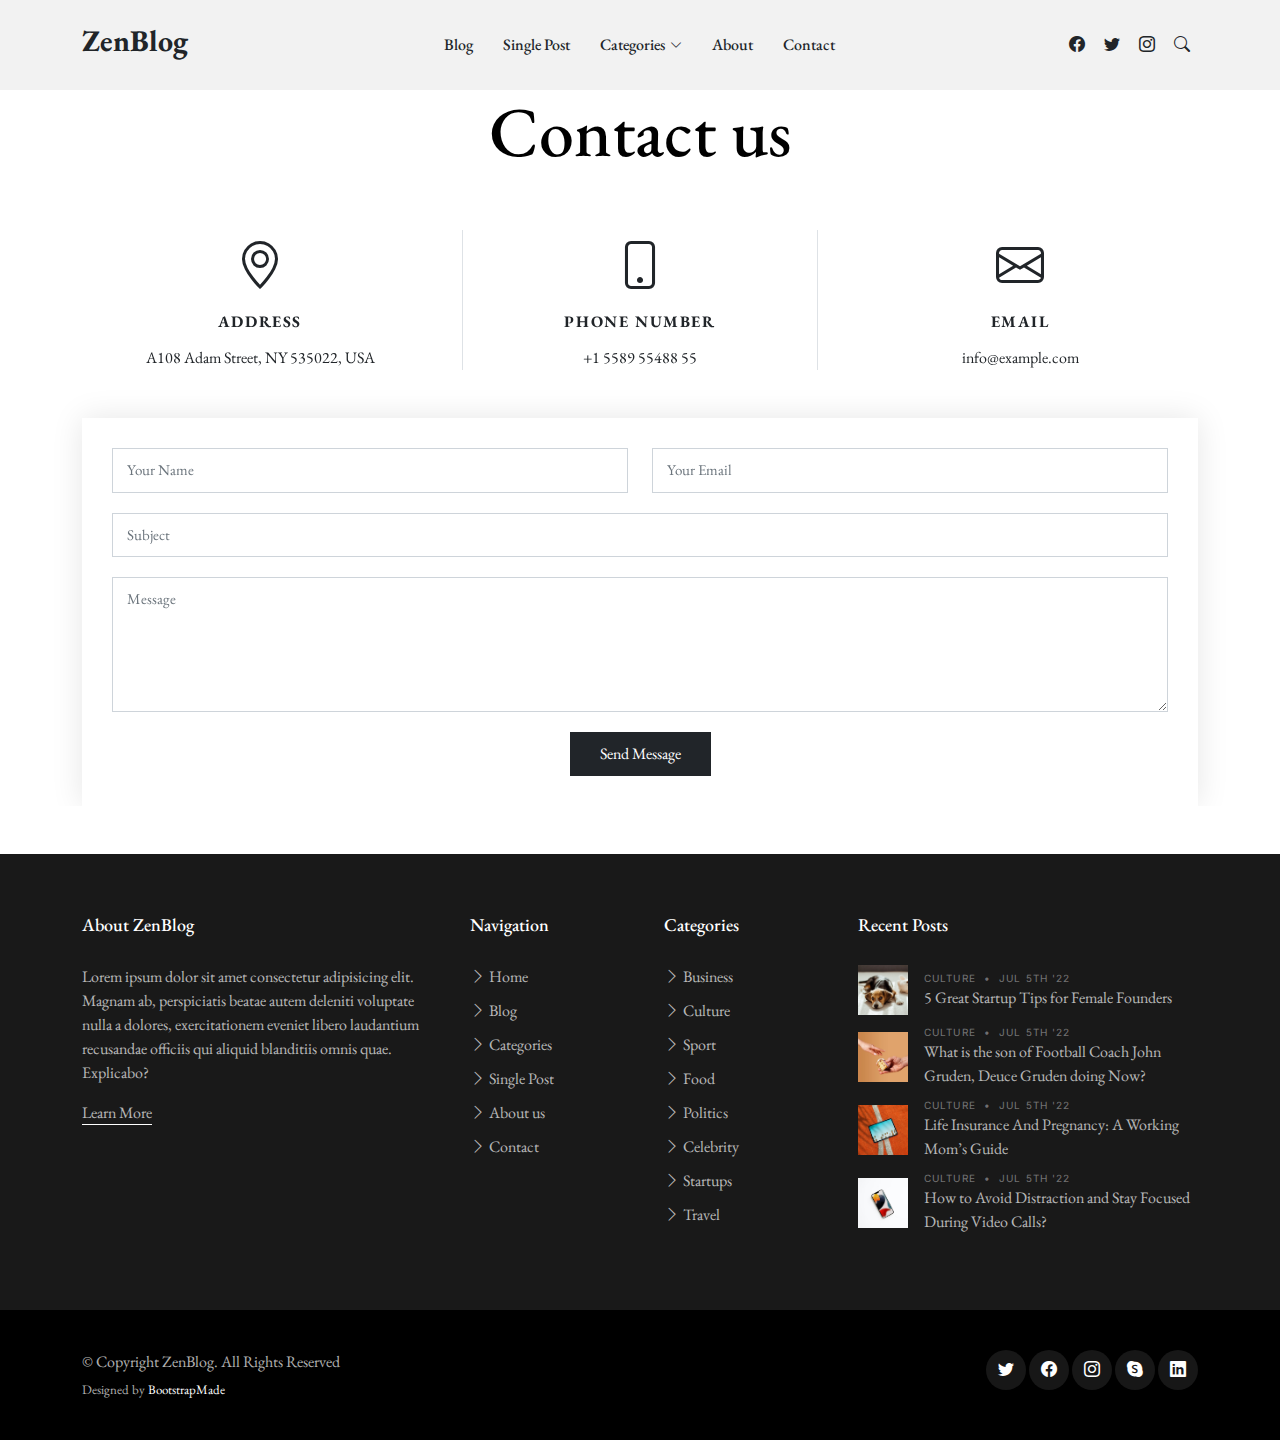
<file: Downloads/ZenBlog/contact.html>
<!DOCTYPE html>
<html lang="en">

<head>
  <meta charset="utf-8">
  <meta content="width=device-width, initial-scale=1.0" name="viewport">

  <title>ZenBlog Bootstrap Template - Contact</title>
  <meta content="" name="description">
  <meta content="" name="keywords">

  <!-- Favicons -->
  <link href="assets/img/favicon.png" rel="icon">
  <link href="assets/img/apple-touch-icon.png" rel="apple-touch-icon">

  <!-- Google Fonts -->
  <link rel="preconnect" href="https://fonts.googleapis.com">
  <link rel="preconnect" href="https://fonts.gstatic.com" crossorigin>
  <link href="https://fonts.googleapis.com/css2?family=EB+Garamond:wght@400;500&family=Inter:wght@400;500&family=Playfair+Display:ital,wght@0,400;0,700;1,400;1,700&display=swap" rel="stylesheet">

  <!-- Vendor CSS Files -->
  <link href="assets/vendor/bootstrap/css/bootstrap.min.css" rel="stylesheet">
  <link href="assets/vendor/bootstrap-icons/bootstrap-icons.css" rel="stylesheet">
  <link href="assets/vendor/swiper/swiper-bundle.min.css" rel="stylesheet">
  <link href="assets/vendor/glightbox/css/glightbox.min.css" rel="stylesheet">
  <link href="assets/vendor/aos/aos.css" rel="stylesheet">

  <!-- Template Main CSS Files -->
  <link href="assets/css/variables.css" rel="stylesheet">
  <link href="assets/css/main.css" rel="stylesheet">

  <!-- =======================================================
  * Template Name: ZenBlog - v1.2.0
  * Template URL: https://bootstrapmade.com/zenblog-bootstrap-blog-template/
  * Author: BootstrapMade.com
  * License: https:///bootstrapmade.com/license/
  ======================================================== -->
</head>

<body>

  <!-- ======= Header ======= -->
  <header id="header" class="header d-flex align-items-center fixed-top">
    <div class="container-fluid container-xl d-flex align-items-center justify-content-between">

      <a href="index.html" class="logo d-flex align-items-center">
        <!-- Uncomment the line below if you also wish to use an image logo -->
        <!-- <img src="assets/img/logo.png" alt=""> -->
        <h1>ZenBlog</h1>
      </a>

      <nav id="navbar" class="navbar">
        <ul>
          <li><a href="index.html">Blog</a></li>
          <li><a href="single-post.html">Single Post</a></li>
          <li class="dropdown"><a href="category.html"><span>Categories</span> <i class="bi bi-chevron-down dropdown-indicator"></i></a>
            <ul>
              <li><a href="search-result.html">Search Result</a></li>
              <li><a href="#">Drop Down 1</a></li>
              <li class="dropdown"><a href="#"><span>Deep Drop Down</span> <i class="bi bi-chevron-down dropdown-indicator"></i></a>
                <ul>
                  <li><a href="#">Deep Drop Down 1</a></li>
                  <li><a href="#">Deep Drop Down 2</a></li>
                  <li><a href="#">Deep Drop Down 3</a></li>
                  <li><a href="#">Deep Drop Down 4</a></li>
                  <li><a href="#">Deep Drop Down 5</a></li>
                </ul>
              </li>
              <li><a href="#">Drop Down 2</a></li>
              <li><a href="#">Drop Down 3</a></li>
              <li><a href="#">Drop Down 4</a></li>
            </ul>
          </li>

          <li><a href="about.html">About</a></li>
          <li><a href="contact.html">Contact</a></li>
        </ul>
      </nav><!-- .navbar -->

      <div class="position-relative">
        <a href="#" class="mx-2"><span class="bi-facebook"></span></a>
        <a href="#" class="mx-2"><span class="bi-twitter"></span></a>
        <a href="#" class="mx-2"><span class="bi-instagram"></span></a>

        <a href="#" class="mx-2 js-search-open"><span class="bi-search"></span></a>
        <i class="bi bi-list mobile-nav-toggle"></i>

        <!-- ======= Search Form ======= -->
        <div class="search-form-wrap js-search-form-wrap">
          <form action="search-result.html" class="search-form">
            <span class="icon bi-search"></span>
            <input type="text" placeholder="Search" class="form-control">
            <button class="btn js-search-close"><span class="bi-x"></span></button>
          </form>
        </div><!-- End Search Form -->

      </div>

    </div>

  </header><!-- End Header -->

  <main id="main">
    <section id="contact" class="contact mb-5">
      <div class="container" data-aos="fade-up">

        <div class="row">
          <div class="col-lg-12 text-center mb-5">
            <h1 class="page-title">Contact us</h1>
          </div>
        </div>

        <div class="row gy-4">

          <div class="col-md-4">
            <div class="info-item">
              <i class="bi bi-geo-alt"></i>
              <h3>Address</h3>
              <address>A108 Adam Street, NY 535022, USA</address>
            </div>
          </div><!-- End Info Item -->

          <div class="col-md-4">
            <div class="info-item info-item-borders">
              <i class="bi bi-phone"></i>
              <h3>Phone Number</h3>
              <p><a href="tel:+155895548855">+1 5589 55488 55</a></p>
            </div>
          </div><!-- End Info Item -->

          <div class="col-md-4">
            <div class="info-item">
              <i class="bi bi-envelope"></i>
              <h3>Email</h3>
              <p><a href="mailto:info@example.com">info@example.com</a></p>
            </div>
          </div><!-- End Info Item -->

        </div>

        <div class="form mt-5">
          <form action="forms/contact.php" method="post" role="form" class="php-email-form">
            <div class="row">
              <div class="form-group col-md-6">
                <input type="text" name="name" class="form-control" id="name" placeholder="Your Name" required>
              </div>
              <div class="form-group col-md-6">
                <input type="email" class="form-control" name="email" id="email" placeholder="Your Email" required>
              </div>
            </div>
            <div class="form-group">
              <input type="text" class="form-control" name="subject" id="subject" placeholder="Subject" required>
            </div>
            <div class="form-group">
              <textarea class="form-control" name="message" rows="5" placeholder="Message" required></textarea>
            </div>
            <div class="my-3">
              <div class="loading">Loading</div>
              <div class="error-message"></div>
              <div class="sent-message">Your message has been sent. Thank you!</div>
            </div>
            <div class="text-center"><button type="submit">Send Message</button></div>
          </form>
        </div><!-- End Contact Form -->

      </div>
    </section>

  </main><!-- End #main -->

  <!-- ======= Footer ======= -->
  <footer id="footer" class="footer">

    <div class="footer-content">
      <div class="container">

        <div class="row g-5">
          <div class="col-lg-4">
            <h3 class="footer-heading">About ZenBlog</h3>
            <p>Lorem ipsum dolor sit amet consectetur adipisicing elit. Magnam ab, perspiciatis beatae autem deleniti voluptate nulla a dolores, exercitationem eveniet libero laudantium recusandae officiis qui aliquid blanditiis omnis quae. Explicabo?</p>
            <p><a href="about.html" class="footer-link-more">Learn More</a></p>
          </div>
          <div class="col-6 col-lg-2">
            <h3 class="footer-heading">Navigation</h3>
            <ul class="footer-links list-unstyled">
              <li><a href="index.html"><i class="bi bi-chevron-right"></i> Home</a></li>
              <li><a href="index.html"><i class="bi bi-chevron-right"></i> Blog</a></li>
              <li><a href="category.html"><i class="bi bi-chevron-right"></i> Categories</a></li>
              <li><a href="single-post.html"><i class="bi bi-chevron-right"></i> Single Post</a></li>
              <li><a href="about.html"><i class="bi bi-chevron-right"></i> About us</a></li>
              <li><a href="contact.html"><i class="bi bi-chevron-right"></i> Contact</a></li>
            </ul>
          </div>
          <div class="col-6 col-lg-2">
            <h3 class="footer-heading">Categories</h3>
            <ul class="footer-links list-unstyled">
              <li><a href="category.html"><i class="bi bi-chevron-right"></i> Business</a></li>
              <li><a href="category.html"><i class="bi bi-chevron-right"></i> Culture</a></li>
              <li><a href="category.html"><i class="bi bi-chevron-right"></i> Sport</a></li>
              <li><a href="category.html"><i class="bi bi-chevron-right"></i> Food</a></li>
              <li><a href="category.html"><i class="bi bi-chevron-right"></i> Politics</a></li>
              <li><a href="category.html"><i class="bi bi-chevron-right"></i> Celebrity</a></li>
              <li><a href="category.html"><i class="bi bi-chevron-right"></i> Startups</a></li>
              <li><a href="category.html"><i class="bi bi-chevron-right"></i> Travel</a></li>

            </ul>
          </div>

          <div class="col-lg-4">
            <h3 class="footer-heading">Recent Posts</h3>

            <ul class="footer-links footer-blog-entry list-unstyled">
              <li>
                <a href="single-post.html" class="d-flex align-items-center">
                  <img src="assets/img/post-sq-1.jpg" alt="" class="img-fluid me-3">
                  <div>
                    <div class="post-meta d-block"><span class="date">Culture</span> <span class="mx-1">&bullet;</span> <span>Jul 5th '22</span></div>
                    <span>5 Great Startup Tips for Female Founders</span>
                  </div>
                </a>
              </li>

              <li>
                <a href="single-post.html" class="d-flex align-items-center">
                  <img src="assets/img/post-sq-2.jpg" alt="" class="img-fluid me-3">
                  <div>
                    <div class="post-meta d-block"><span class="date">Culture</span> <span class="mx-1">&bullet;</span> <span>Jul 5th '22</span></div>
                    <span>What is the son of Football Coach John Gruden, Deuce Gruden doing Now?</span>
                  </div>
                </a>
              </li>

              <li>
                <a href="single-post.html" class="d-flex align-items-center">
                  <img src="assets/img/post-sq-3.jpg" alt="" class="img-fluid me-3">
                  <div>
                    <div class="post-meta d-block"><span class="date">Culture</span> <span class="mx-1">&bullet;</span> <span>Jul 5th '22</span></div>
                    <span>Life Insurance And Pregnancy: A Working Mom’s Guide</span>
                  </div>
                </a>
              </li>

              <li>
                <a href="single-post.html" class="d-flex align-items-center">
                  <img src="assets/img/post-sq-4.jpg" alt="" class="img-fluid me-3">
                  <div>
                    <div class="post-meta d-block"><span class="date">Culture</span> <span class="mx-1">&bullet;</span> <span>Jul 5th '22</span></div>
                    <span>How to Avoid Distraction and Stay Focused During Video Calls?</span>
                  </div>
                </a>
              </li>

            </ul>

          </div>
        </div>
      </div>
    </div>

    <div class="footer-legal">
      <div class="container">

        <div class="row justify-content-between">
          <div class="col-md-6 text-center text-md-start mb-3 mb-md-0">
            <div class="copyright">
              © Copyright <strong><span>ZenBlog</span></strong>. All Rights Reserved
            </div>

            <div class="credits">
              <!-- All the links in the footer should remain intact. -->
              <!-- You can delete the links only if you purchased the pro version. -->
              <!-- Licensing information: https://bootstrapmade.com/license/ -->
              <!-- Purchase the pro version with working PHP/AJAX contact form: https://bootstrapmade.com/herobiz-bootstrap-business-template/ -->
              Designed by <a href="https://bootstrapmade.com/">BootstrapMade</a>
            </div>

          </div>

          <div class="col-md-6">
            <div class="social-links mb-3 mb-lg-0 text-center text-md-end">
              <a href="#" class="twitter"><i class="bi bi-twitter"></i></a>
              <a href="#" class="facebook"><i class="bi bi-facebook"></i></a>
              <a href="#" class="instagram"><i class="bi bi-instagram"></i></a>
              <a href="#" class="google-plus"><i class="bi bi-skype"></i></a>
              <a href="#" class="linkedin"><i class="bi bi-linkedin"></i></a>
            </div>

          </div>

        </div>

      </div>
    </div>

  </footer>

  <a href="#" class="scroll-top d-flex align-items-center justify-content-center"><i class="bi bi-arrow-up-short"></i></a>

  <!-- Vendor JS Files -->
  <script src="assets/vendor/bootstrap/js/bootstrap.bundle.min.js"></script>
  <script src="assets/vendor/swiper/swiper-bundle.min.js"></script>
  <script src="assets/vendor/glightbox/js/glightbox.min.js"></script>
  <script src="assets/vendor/aos/aos.js"></script>
  <script src="assets/vendor/php-email-form/validate.js"></script>

  <!-- Template Main JS File -->
  <script src="assets/js/main.js"></script>

</body>

</html>
</file>
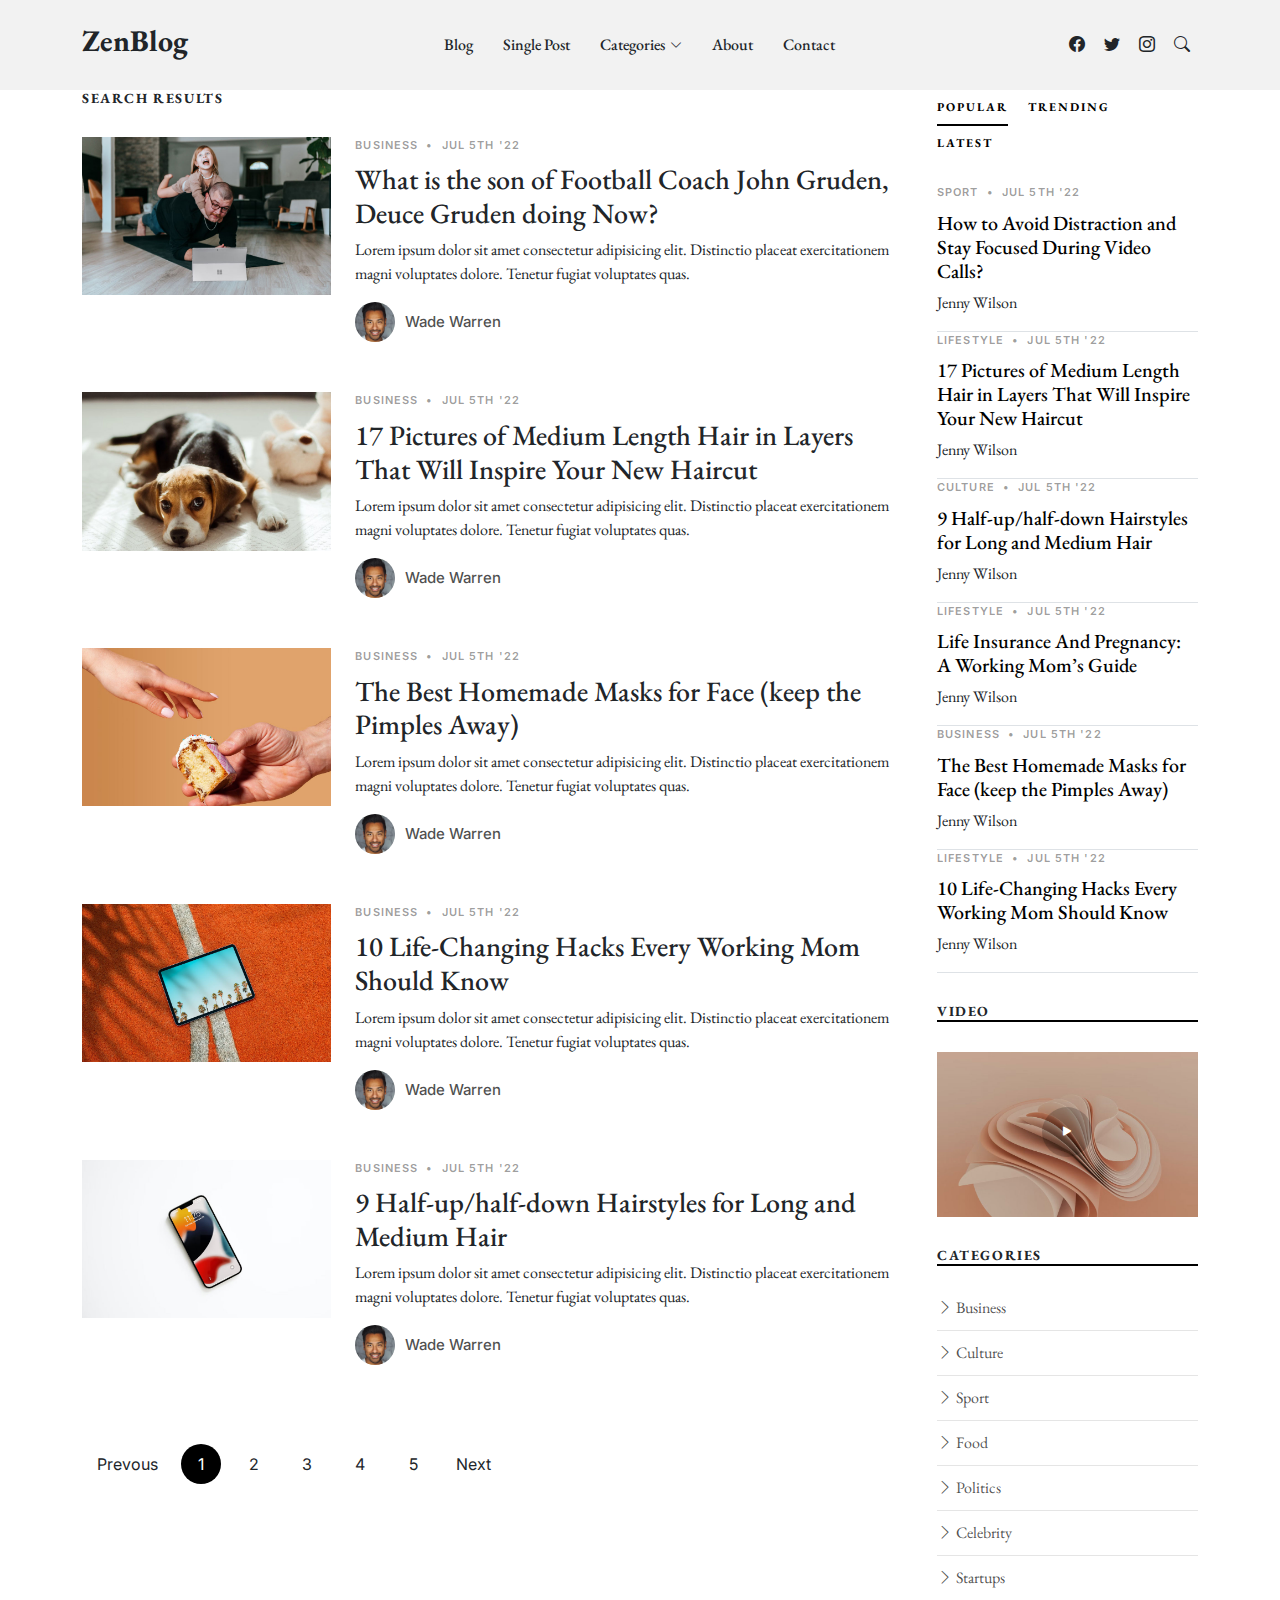
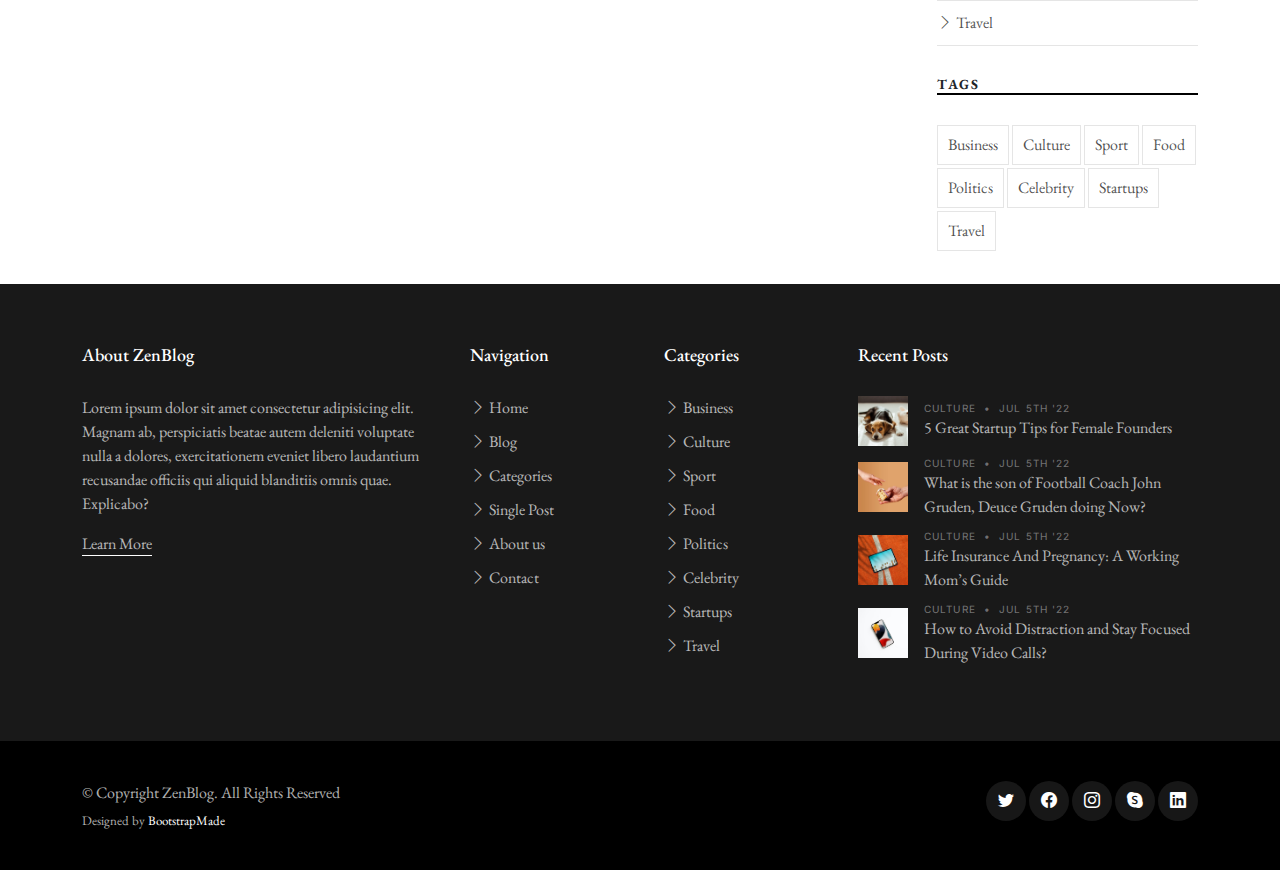
<file: Downloads/ZenBlog/search-result.html>
<!DOCTYPE html>
<html lang="en">

<head>
  <meta charset="utf-8">
  <meta content="width=device-width, initial-scale=1.0" name="viewport">

  <title>ZenBlog Bootstrap Template - Search Results</title>
  <meta content="" name="description">
  <meta content="" name="keywords">

  <!-- Favicons -->
  <link href="assets/img/favicon.png" rel="icon">
  <link href="assets/img/apple-touch-icon.png" rel="apple-touch-icon">

  <!-- Google Fonts -->
  <link rel="preconnect" href="https://fonts.googleapis.com">
  <link rel="preconnect" href="https://fonts.gstatic.com" crossorigin>
  <link href="https://fonts.googleapis.com/css2?family=EB+Garamond:wght@400;500&family=Inter:wght@400;500&family=Playfair+Display:ital,wght@0,400;0,700;1,400;1,700&display=swap" rel="stylesheet">

  <!-- Vendor CSS Files -->
  <link href="assets/vendor/bootstrap/css/bootstrap.min.css" rel="stylesheet">
  <link href="assets/vendor/bootstrap-icons/bootstrap-icons.css" rel="stylesheet">
  <link href="assets/vendor/swiper/swiper-bundle.min.css" rel="stylesheet">
  <link href="assets/vendor/glightbox/css/glightbox.min.css" rel="stylesheet">
  <link href="assets/vendor/aos/aos.css" rel="stylesheet">

  <!-- Template Main CSS Files -->
  <link href="assets/css/variables.css" rel="stylesheet">
  <link href="assets/css/main.css" rel="stylesheet">

  <!-- =======================================================
  * Template Name: ZenBlog - v1.2.0
  * Template URL: https://bootstrapmade.com/zenblog-bootstrap-blog-template/
  * Author: BootstrapMade.com
  * License: https:///bootstrapmade.com/license/
  ======================================================== -->
</head>

<body>

  <!-- ======= Header ======= -->
  <header id="header" class="header d-flex align-items-center fixed-top">
    <div class="container-fluid container-xl d-flex align-items-center justify-content-between">

      <a href="index.html" class="logo d-flex align-items-center">
        <!-- Uncomment the line below if you also wish to use an image logo -->
        <!-- <img src="assets/img/logo.png" alt=""> -->
        <h1>ZenBlog</h1>
      </a>

      <nav id="navbar" class="navbar">
        <ul>
          <li><a href="index.html">Blog</a></li>
          <li><a href="single-post.html">Single Post</a></li>
          <li class="dropdown"><a href="category.html"><span>Categories</span> <i class="bi bi-chevron-down dropdown-indicator"></i></a>
            <ul>
              <li><a href="search-result.html">Search Result</a></li>
              <li><a href="#">Drop Down 1</a></li>
              <li class="dropdown"><a href="#"><span>Deep Drop Down</span> <i class="bi bi-chevron-down dropdown-indicator"></i></a>
                <ul>
                  <li><a href="#">Deep Drop Down 1</a></li>
                  <li><a href="#">Deep Drop Down 2</a></li>
                  <li><a href="#">Deep Drop Down 3</a></li>
                  <li><a href="#">Deep Drop Down 4</a></li>
                  <li><a href="#">Deep Drop Down 5</a></li>
                </ul>
              </li>
              <li><a href="#">Drop Down 2</a></li>
              <li><a href="#">Drop Down 3</a></li>
              <li><a href="#">Drop Down 4</a></li>
            </ul>
          </li>

          <li><a href="about.html">About</a></li>
          <li><a href="contact.html">Contact</a></li>
        </ul>
      </nav><!-- .navbar -->

      <div class="position-relative">
        <a href="#" class="mx-2"><span class="bi-facebook"></span></a>
        <a href="#" class="mx-2"><span class="bi-twitter"></span></a>
        <a href="#" class="mx-2"><span class="bi-instagram"></span></a>

        <a href="#" class="mx-2 js-search-open"><span class="bi-search"></span></a>
        <i class="bi bi-list mobile-nav-toggle"></i>

        <!-- ======= Search Form ======= -->
        <div class="search-form-wrap js-search-form-wrap">
          <form action="search-result.html" class="search-form">
            <span class="icon bi-search"></span>
            <input type="text" placeholder="Search" class="form-control">
            <button class="btn js-search-close"><span class="bi-x"></span></button>
          </form>
        </div><!-- End Search Form -->

      </div>

    </div>

  </header><!-- End Header -->

  <main id="main">

    <!-- ======= Search Results ======= -->
    <section id="search-result" class="search-result">
      <div class="container">
        <div class="row">
          <div class="col-md-9">
            <h3 class="category-title">Search Results</h3>

            <div class="d-md-flex post-entry-2 small-img">
              <a href="single-post.html" class="me-4 thumbnail">
                <img src="assets/img/post-landscape-6.jpg" alt="" class="img-fluid">
              </a>
              <div>
                <div class="post-meta"><span class="date">Business</span> <span class="mx-1">&bullet;</span> <span>Jul 5th '22</span></div>
                <h3><a href="single-post.html">What is the son of Football Coach John Gruden, Deuce Gruden doing Now?</a></h3>
                <p>Lorem ipsum dolor sit amet consectetur adipisicing elit. Distinctio placeat exercitationem magni voluptates dolore. Tenetur fugiat voluptates quas.</p>
                <div class="d-flex align-items-center author">
                  <div class="photo"><img src="assets/img/person-2.jpg" alt="" class="img-fluid"></div>
                  <div class="name">
                    <h3 class="m-0 p-0">Wade Warren</h3>
                  </div>
                </div>
              </div>
            </div>

            <div class="d-md-flex post-entry-2 small-img">
              <a href="single-post.html" class="me-4 thumbnail">
                <img src="assets/img/post-landscape-1.jpg" alt="" class="img-fluid">
              </a>
              <div>
                <div class="post-meta"><span class="date">Business</span> <span class="mx-1">&bullet;</span> <span>Jul 5th '22</span></div>
                <h3><a href="single-post.html">17 Pictures of Medium Length Hair in Layers That Will Inspire Your New Haircut</a></h3>
                <p>Lorem ipsum dolor sit amet consectetur adipisicing elit. Distinctio placeat exercitationem magni voluptates dolore. Tenetur fugiat voluptates quas.</p>
                <div class="d-flex align-items-center author">
                  <div class="photo"><img src="assets/img/person-2.jpg" alt="" class="img-fluid"></div>
                  <div class="name">
                    <h3 class="m-0 p-0">Wade Warren</h3>
                  </div>
                </div>
              </div>
            </div>

            <div class="d-md-flex post-entry-2 small-img">
              <a href="single-post.html" class="me-4 thumbnail">
                <img src="assets/img/post-landscape-2.jpg" alt="" class="img-fluid">
              </a>
              <div>
                <div class="post-meta"><span class="date">Business</span> <span class="mx-1">&bullet;</span> <span>Jul 5th '22</span></div>
                <h3><a href="single-post.html">The Best Homemade Masks for Face (keep the Pimples Away)</a></h3>
                <p>Lorem ipsum dolor sit amet consectetur adipisicing elit. Distinctio placeat exercitationem magni voluptates dolore. Tenetur fugiat voluptates quas.</p>
                <div class="d-flex align-items-center author">
                  <div class="photo"><img src="assets/img/person-2.jpg" alt="" class="img-fluid"></div>
                  <div class="name">
                    <h3 class="m-0 p-0">Wade Warren</h3>
                  </div>
                </div>
              </div>
            </div>

            <div class="d-md-flex post-entry-2 small-img">
              <a href="single-post.html" class="me-4 thumbnail">
                <img src="assets/img/post-landscape-3.jpg" alt="" class="img-fluid">
              </a>
              <div>
                <div class="post-meta"><span class="date">Business</span> <span class="mx-1">&bullet;</span> <span>Jul 5th '22</span></div>
                <h3><a href="single-post.html">10 Life-Changing Hacks Every Working Mom Should Know</a></h3>
                <p>Lorem ipsum dolor sit amet consectetur adipisicing elit. Distinctio placeat exercitationem magni voluptates dolore. Tenetur fugiat voluptates quas.</p>
                <div class="d-flex align-items-center author">
                  <div class="photo"><img src="assets/img/person-2.jpg" alt="" class="img-fluid"></div>
                  <div class="name">
                    <h3 class="m-0 p-0">Wade Warren</h3>
                  </div>
                </div>
              </div>
            </div>

            <div class="d-md-flex post-entry-2 small-img">
              <a href="single-post.html" class="me-4 thumbnail">
                <img src="assets/img/post-landscape-4.jpg" alt="" class="img-fluid">
              </a>
              <div>
                <div class="post-meta"><span class="date">Business</span> <span class="mx-1">&bullet;</span> <span>Jul 5th '22</span></div>
                <h3><a href="single-post.html">9 Half-up/half-down Hairstyles for Long and Medium Hair</a></h3>
                <p>Lorem ipsum dolor sit amet consectetur adipisicing elit. Distinctio placeat exercitationem magni voluptates dolore. Tenetur fugiat voluptates quas.</p>
                <div class="d-flex align-items-center author">
                  <div class="photo"><img src="assets/img/person-2.jpg" alt="" class="img-fluid"></div>
                  <div class="name">
                    <h3 class="m-0 p-0">Wade Warren</h3>
                  </div>
                </div>
              </div>
            </div>

            <!-- Paging -->
            <div class="text-start py-4">
              <div class="custom-pagination">
                <a href="#" class="prev">Prevous</a>
                <a href="#" class="active">1</a>
                <a href="#">2</a>
                <a href="#">3</a>
                <a href="#">4</a>
                <a href="#">5</a>
                <a href="#" class="next">Next</a>
              </div>
            </div><!-- End Paging -->

          </div>

          <div class="col-md-3">
            <!-- ======= Sidebar ======= -->
            <div class="aside-block">

              <ul class="nav nav-pills custom-tab-nav mb-4" id="pills-tab" role="tablist">
                <li class="nav-item" role="presentation">
                  <button class="nav-link active" id="pills-popular-tab" data-bs-toggle="pill" data-bs-target="#pills-popular" type="button" role="tab" aria-controls="pills-popular" aria-selected="true">Popular</button>
                </li>
                <li class="nav-item" role="presentation">
                  <button class="nav-link" id="pills-trending-tab" data-bs-toggle="pill" data-bs-target="#pills-trending" type="button" role="tab" aria-controls="pills-trending" aria-selected="false">Trending</button>
                </li>
                <li class="nav-item" role="presentation">
                  <button class="nav-link" id="pills-latest-tab" data-bs-toggle="pill" data-bs-target="#pills-latest" type="button" role="tab" aria-controls="pills-latest" aria-selected="false">Latest</button>
                </li>
              </ul>

              <div class="tab-content" id="pills-tabContent">

                <!-- Popular -->
                <div class="tab-pane fade show active" id="pills-popular" role="tabpanel" aria-labelledby="pills-popular-tab">
                  <div class="post-entry-1 border-bottom">
                    <div class="post-meta"><span class="date">Sport</span> <span class="mx-1">&bullet;</span> <span>Jul 5th '22</span></div>
                    <h2 class="mb-2"><a href="#">How to Avoid Distraction and Stay Focused During Video Calls?</a></h2>
                    <span class="author mb-3 d-block">Jenny Wilson</span>
                  </div>

                  <div class="post-entry-1 border-bottom">
                    <div class="post-meta"><span class="date">Lifestyle</span> <span class="mx-1">&bullet;</span> <span>Jul 5th '22</span></div>
                    <h2 class="mb-2"><a href="#">17 Pictures of Medium Length Hair in Layers That Will Inspire Your New Haircut</a></h2>
                    <span class="author mb-3 d-block">Jenny Wilson</span>
                  </div>

                  <div class="post-entry-1 border-bottom">
                    <div class="post-meta"><span class="date">Culture</span> <span class="mx-1">&bullet;</span> <span>Jul 5th '22</span></div>
                    <h2 class="mb-2"><a href="#">9 Half-up/half-down Hairstyles for Long and Medium Hair</a></h2>
                    <span class="author mb-3 d-block">Jenny Wilson</span>
                  </div>

                  <div class="post-entry-1 border-bottom">
                    <div class="post-meta"><span class="date">Lifestyle</span> <span class="mx-1">&bullet;</span> <span>Jul 5th '22</span></div>
                    <h2 class="mb-2"><a href="#">Life Insurance And Pregnancy: A Working Mom’s Guide</a></h2>
                    <span class="author mb-3 d-block">Jenny Wilson</span>
                  </div>

                  <div class="post-entry-1 border-bottom">
                    <div class="post-meta"><span class="date">Business</span> <span class="mx-1">&bullet;</span> <span>Jul 5th '22</span></div>
                    <h2 class="mb-2"><a href="#">The Best Homemade Masks for Face (keep the Pimples Away)</a></h2>
                    <span class="author mb-3 d-block">Jenny Wilson</span>
                  </div>

                  <div class="post-entry-1 border-bottom">
                    <div class="post-meta"><span class="date">Lifestyle</span> <span class="mx-1">&bullet;</span> <span>Jul 5th '22</span></div>
                    <h2 class="mb-2"><a href="#">10 Life-Changing Hacks Every Working Mom Should Know</a></h2>
                    <span class="author mb-3 d-block">Jenny Wilson</span>
                  </div>
                </div> <!-- End Popular -->

                <!-- Trending -->
                <div class="tab-pane fade" id="pills-trending" role="tabpanel" aria-labelledby="pills-trending-tab">
                  <div class="post-entry-1 border-bottom">
                    <div class="post-meta"><span class="date">Lifestyle</span> <span class="mx-1">&bullet;</span> <span>Jul 5th '22</span></div>
                    <h2 class="mb-2"><a href="#">17 Pictures of Medium Length Hair in Layers That Will Inspire Your New Haircut</a></h2>
                    <span class="author mb-3 d-block">Jenny Wilson</span>
                  </div>

                  <div class="post-entry-1 border-bottom">
                    <div class="post-meta"><span class="date">Culture</span> <span class="mx-1">&bullet;</span> <span>Jul 5th '22</span></div>
                    <h2 class="mb-2"><a href="#">9 Half-up/half-down Hairstyles for Long and Medium Hair</a></h2>
                    <span class="author mb-3 d-block">Jenny Wilson</span>
                  </div>

                  <div class="post-entry-1 border-bottom">
                    <div class="post-meta"><span class="date">Lifestyle</span> <span class="mx-1">&bullet;</span> <span>Jul 5th '22</span></div>
                    <h2 class="mb-2"><a href="#">Life Insurance And Pregnancy: A Working Mom’s Guide</a></h2>
                    <span class="author mb-3 d-block">Jenny Wilson</span>
                  </div>

                  <div class="post-entry-1 border-bottom">
                    <div class="post-meta"><span class="date">Sport</span> <span class="mx-1">&bullet;</span> <span>Jul 5th '22</span></div>
                    <h2 class="mb-2"><a href="#">How to Avoid Distraction and Stay Focused During Video Calls?</a></h2>
                    <span class="author mb-3 d-block">Jenny Wilson</span>
                  </div>
                  <div class="post-entry-1 border-bottom">
                    <div class="post-meta"><span class="date">Business</span> <span class="mx-1">&bullet;</span> <span>Jul 5th '22</span></div>
                    <h2 class="mb-2"><a href="#">The Best Homemade Masks for Face (keep the Pimples Away)</a></h2>
                    <span class="author mb-3 d-block">Jenny Wilson</span>
                  </div>

                  <div class="post-entry-1 border-bottom">
                    <div class="post-meta"><span class="date">Lifestyle</span> <span class="mx-1">&bullet;</span> <span>Jul 5th '22</span></div>
                    <h2 class="mb-2"><a href="#">10 Life-Changing Hacks Every Working Mom Should Know</a></h2>
                    <span class="author mb-3 d-block">Jenny Wilson</span>
                  </div>
                </div> <!-- End Trending -->

                <!-- Latest -->
                <div class="tab-pane fade" id="pills-latest" role="tabpanel" aria-labelledby="pills-latest-tab">
                  <div class="post-entry-1 border-bottom">
                    <div class="post-meta"><span class="date">Lifestyle</span> <span class="mx-1">&bullet;</span> <span>Jul 5th '22</span></div>
                    <h2 class="mb-2"><a href="#">Life Insurance And Pregnancy: A Working Mom’s Guide</a></h2>
                    <span class="author mb-3 d-block">Jenny Wilson</span>
                  </div>

                  <div class="post-entry-1 border-bottom">
                    <div class="post-meta"><span class="date">Business</span> <span class="mx-1">&bullet;</span> <span>Jul 5th '22</span></div>
                    <h2 class="mb-2"><a href="#">The Best Homemade Masks for Face (keep the Pimples Away)</a></h2>
                    <span class="author mb-3 d-block">Jenny Wilson</span>
                  </div>

                  <div class="post-entry-1 border-bottom">
                    <div class="post-meta"><span class="date">Lifestyle</span> <span class="mx-1">&bullet;</span> <span>Jul 5th '22</span></div>
                    <h2 class="mb-2"><a href="#">10 Life-Changing Hacks Every Working Mom Should Know</a></h2>
                    <span class="author mb-3 d-block">Jenny Wilson</span>
                  </div>

                  <div class="post-entry-1 border-bottom">
                    <div class="post-meta"><span class="date">Sport</span> <span class="mx-1">&bullet;</span> <span>Jul 5th '22</span></div>
                    <h2 class="mb-2"><a href="#">How to Avoid Distraction and Stay Focused During Video Calls?</a></h2>
                    <span class="author mb-3 d-block">Jenny Wilson</span>
                  </div>

                  <div class="post-entry-1 border-bottom">
                    <div class="post-meta"><span class="date">Lifestyle</span> <span class="mx-1">&bullet;</span> <span>Jul 5th '22</span></div>
                    <h2 class="mb-2"><a href="#">17 Pictures of Medium Length Hair in Layers That Will Inspire Your New Haircut</a></h2>
                    <span class="author mb-3 d-block">Jenny Wilson</span>
                  </div>

                  <div class="post-entry-1 border-bottom">
                    <div class="post-meta"><span class="date">Culture</span> <span class="mx-1">&bullet;</span> <span>Jul 5th '22</span></div>
                    <h2 class="mb-2"><a href="#">9 Half-up/half-down Hairstyles for Long and Medium Hair</a></h2>
                    <span class="author mb-3 d-block">Jenny Wilson</span>
                  </div>

                </div> <!-- End Latest -->

              </div>
            </div>

            <div class="aside-block">
              <h3 class="aside-title">Video</h3>
              <div class="video-post">
                <a href="https://www.youtube.com/watch?v=AiFfDjmd0jU" class="glightbox link-video">
                  <span class="bi-play-fill"></span>
                  <img src="assets/img/post-landscape-5.jpg" alt="" class="img-fluid">
                </a>
              </div>
            </div><!-- End Video -->

            <div class="aside-block">
              <h3 class="aside-title">Categories</h3>
              <ul class="aside-links list-unstyled">
                <li><a href="category.html"><i class="bi bi-chevron-right"></i> Business</a></li>
                <li><a href="category.html"><i class="bi bi-chevron-right"></i> Culture</a></li>
                <li><a href="category.html"><i class="bi bi-chevron-right"></i> Sport</a></li>
                <li><a href="category.html"><i class="bi bi-chevron-right"></i> Food</a></li>
                <li><a href="category.html"><i class="bi bi-chevron-right"></i> Politics</a></li>
                <li><a href="category.html"><i class="bi bi-chevron-right"></i> Celebrity</a></li>
                <li><a href="category.html"><i class="bi bi-chevron-right"></i> Startups</a></li>
                <li><a href="category.html"><i class="bi bi-chevron-right"></i> Travel</a></li>
              </ul>
            </div><!-- End Categories -->

            <div class="aside-block">
              <h3 class="aside-title">Tags</h3>
              <ul class="aside-tags list-unstyled">
                <li><a href="category.html">Business</a></li>
                <li><a href="category.html">Culture</a></li>
                <li><a href="category.html">Sport</a></li>
                <li><a href="category.html">Food</a></li>
                <li><a href="category.html">Politics</a></li>
                <li><a href="category.html">Celebrity</a></li>
                <li><a href="category.html">Startups</a></li>
                <li><a href="category.html">Travel</a></li>
              </ul>
            </div><!-- End Tags -->

          </div>

        </div>
      </div>
    </section> <!-- End Search Result -->

  </main><!-- End #main -->

  <!-- ======= Footer ======= -->
  <footer id="footer" class="footer">

    <div class="footer-content">
      <div class="container">

        <div class="row g-5">
          <div class="col-lg-4">
            <h3 class="footer-heading">About ZenBlog</h3>
            <p>Lorem ipsum dolor sit amet consectetur adipisicing elit. Magnam ab, perspiciatis beatae autem deleniti voluptate nulla a dolores, exercitationem eveniet libero laudantium recusandae officiis qui aliquid blanditiis omnis quae. Explicabo?</p>
            <p><a href="about.html" class="footer-link-more">Learn More</a></p>
          </div>
          <div class="col-6 col-lg-2">
            <h3 class="footer-heading">Navigation</h3>
            <ul class="footer-links list-unstyled">
              <li><a href="index.html"><i class="bi bi-chevron-right"></i> Home</a></li>
              <li><a href="index.html"><i class="bi bi-chevron-right"></i> Blog</a></li>
              <li><a href="category.html"><i class="bi bi-chevron-right"></i> Categories</a></li>
              <li><a href="single-post.html"><i class="bi bi-chevron-right"></i> Single Post</a></li>
              <li><a href="about.html"><i class="bi bi-chevron-right"></i> About us</a></li>
              <li><a href="contact.html"><i class="bi bi-chevron-right"></i> Contact</a></li>
            </ul>
          </div>
          <div class="col-6 col-lg-2">
            <h3 class="footer-heading">Categories</h3>
            <ul class="footer-links list-unstyled">
              <li><a href="category.html"><i class="bi bi-chevron-right"></i> Business</a></li>
              <li><a href="category.html"><i class="bi bi-chevron-right"></i> Culture</a></li>
              <li><a href="category.html"><i class="bi bi-chevron-right"></i> Sport</a></li>
              <li><a href="category.html"><i class="bi bi-chevron-right"></i> Food</a></li>
              <li><a href="category.html"><i class="bi bi-chevron-right"></i> Politics</a></li>
              <li><a href="category.html"><i class="bi bi-chevron-right"></i> Celebrity</a></li>
              <li><a href="category.html"><i class="bi bi-chevron-right"></i> Startups</a></li>
              <li><a href="category.html"><i class="bi bi-chevron-right"></i> Travel</a></li>

            </ul>
          </div>

          <div class="col-lg-4">
            <h3 class="footer-heading">Recent Posts</h3>

            <ul class="footer-links footer-blog-entry list-unstyled">
              <li>
                <a href="single-post.html" class="d-flex align-items-center">
                  <img src="assets/img/post-sq-1.jpg" alt="" class="img-fluid me-3">
                  <div>
                    <div class="post-meta d-block"><span class="date">Culture</span> <span class="mx-1">&bullet;</span> <span>Jul 5th '22</span></div>
                    <span>5 Great Startup Tips for Female Founders</span>
                  </div>
                </a>
              </li>

              <li>
                <a href="single-post.html" class="d-flex align-items-center">
                  <img src="assets/img/post-sq-2.jpg" alt="" class="img-fluid me-3">
                  <div>
                    <div class="post-meta d-block"><span class="date">Culture</span> <span class="mx-1">&bullet;</span> <span>Jul 5th '22</span></div>
                    <span>What is the son of Football Coach John Gruden, Deuce Gruden doing Now?</span>
                  </div>
                </a>
              </li>

              <li>
                <a href="single-post.html" class="d-flex align-items-center">
                  <img src="assets/img/post-sq-3.jpg" alt="" class="img-fluid me-3">
                  <div>
                    <div class="post-meta d-block"><span class="date">Culture</span> <span class="mx-1">&bullet;</span> <span>Jul 5th '22</span></div>
                    <span>Life Insurance And Pregnancy: A Working Mom’s Guide</span>
                  </div>
                </a>
              </li>

              <li>
                <a href="single-post.html" class="d-flex align-items-center">
                  <img src="assets/img/post-sq-4.jpg" alt="" class="img-fluid me-3">
                  <div>
                    <div class="post-meta d-block"><span class="date">Culture</span> <span class="mx-1">&bullet;</span> <span>Jul 5th '22</span></div>
                    <span>How to Avoid Distraction and Stay Focused During Video Calls?</span>
                  </div>
                </a>
              </li>

            </ul>

          </div>
        </div>
      </div>
    </div>

    <div class="footer-legal">
      <div class="container">

        <div class="row justify-content-between">
          <div class="col-md-6 text-center text-md-start mb-3 mb-md-0">
            <div class="copyright">
              © Copyright <strong><span>ZenBlog</span></strong>. All Rights Reserved
            </div>

            <div class="credits">
              <!-- All the links in the footer should remain intact. -->
              <!-- You can delete the links only if you purchased the pro version. -->
              <!-- Licensing information: https://bootstrapmade.com/license/ -->
              <!-- Purchase the pro version with working PHP/AJAX contact form: https://bootstrapmade.com/herobiz-bootstrap-business-template/ -->
              Designed by <a href="https://bootstrapmade.com/">BootstrapMade</a>
            </div>

          </div>

          <div class="col-md-6">
            <div class="social-links mb-3 mb-lg-0 text-center text-md-end">
              <a href="#" class="twitter"><i class="bi bi-twitter"></i></a>
              <a href="#" class="facebook"><i class="bi bi-facebook"></i></a>
              <a href="#" class="instagram"><i class="bi bi-instagram"></i></a>
              <a href="#" class="google-plus"><i class="bi bi-skype"></i></a>
              <a href="#" class="linkedin"><i class="bi bi-linkedin"></i></a>
            </div>

          </div>

        </div>

      </div>
    </div>

  </footer>

  <a href="#" class="scroll-top d-flex align-items-center justify-content-center"><i class="bi bi-arrow-up-short"></i></a>

  <!-- Vendor JS Files -->
  <script src="assets/vendor/bootstrap/js/bootstrap.bundle.min.js"></script>
  <script src="assets/vendor/swiper/swiper-bundle.min.js"></script>
  <script src="assets/vendor/glightbox/js/glightbox.min.js"></script>
  <script src="assets/vendor/aos/aos.js"></script>
  <script src="assets/vendor/php-email-form/validate.js"></script>

  <!-- Template Main JS File -->
  <script src="assets/js/main.js"></script>

</body>

</html>
</file>
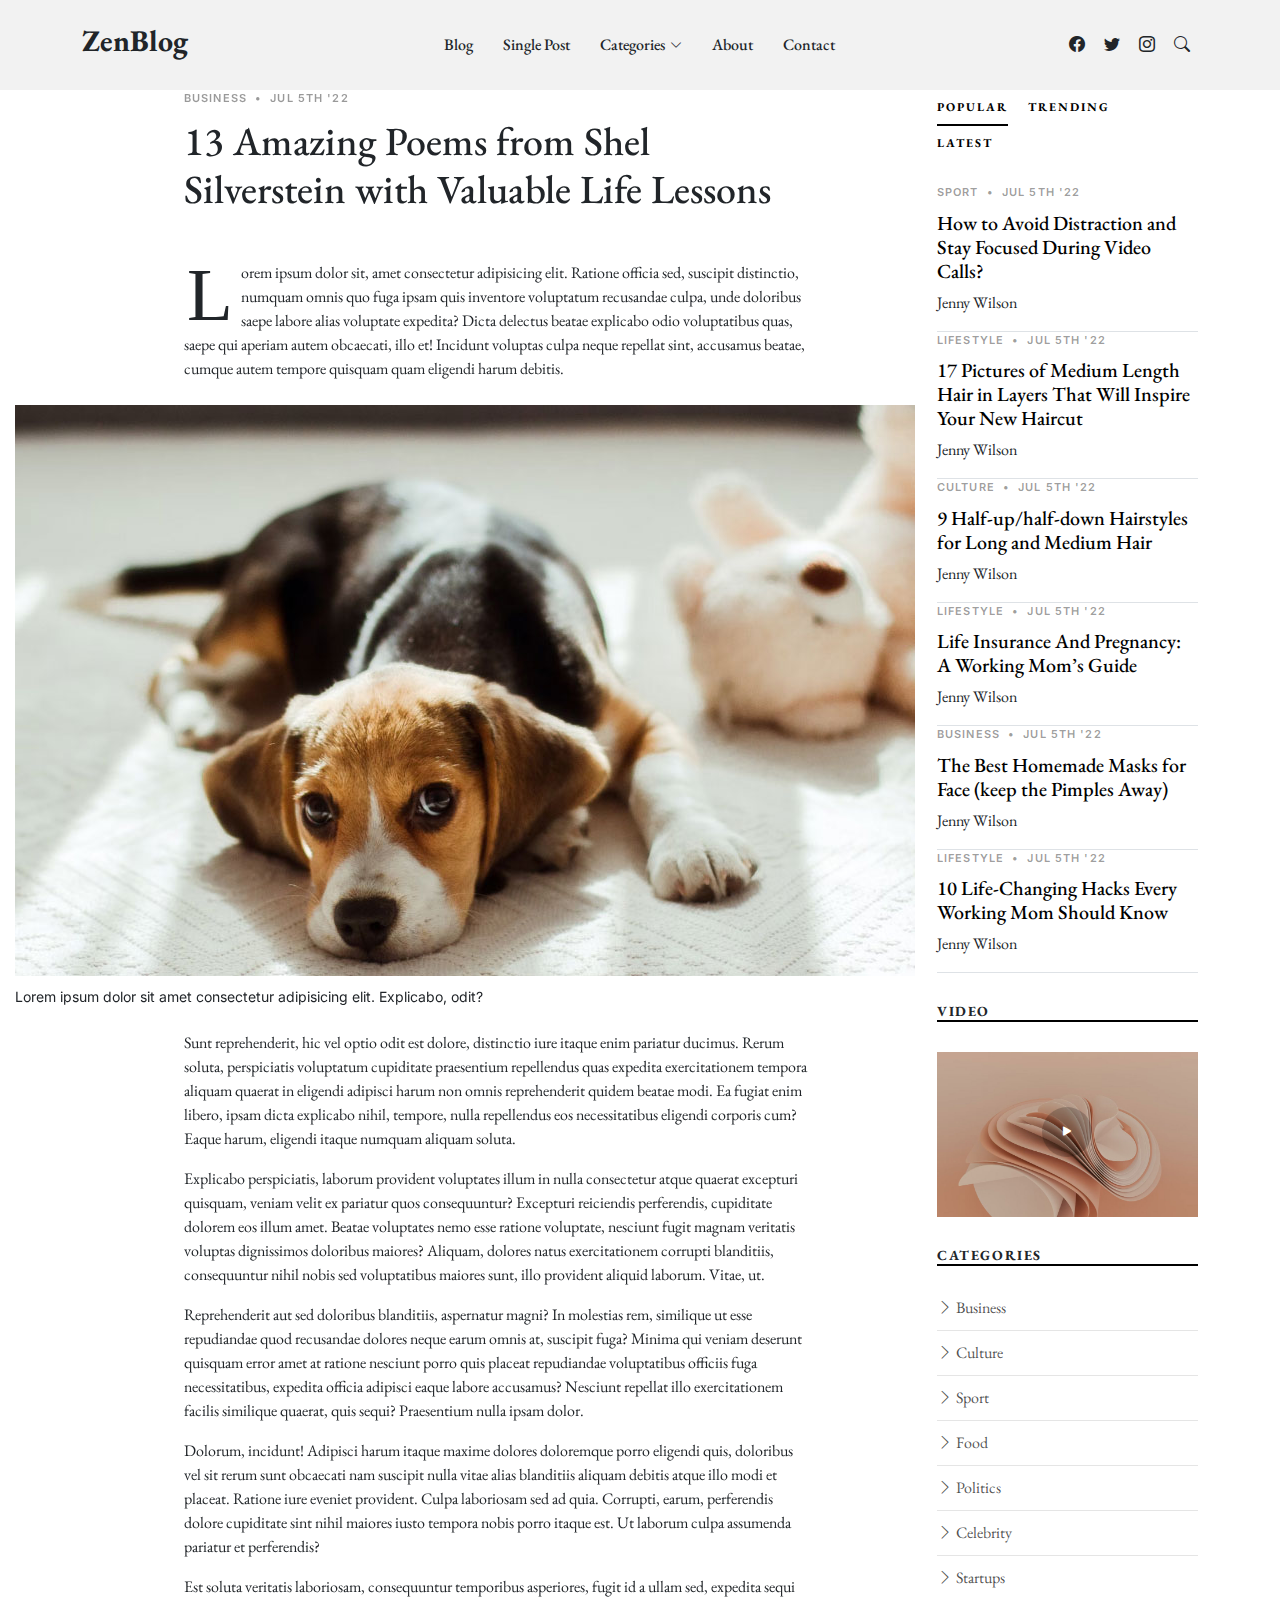
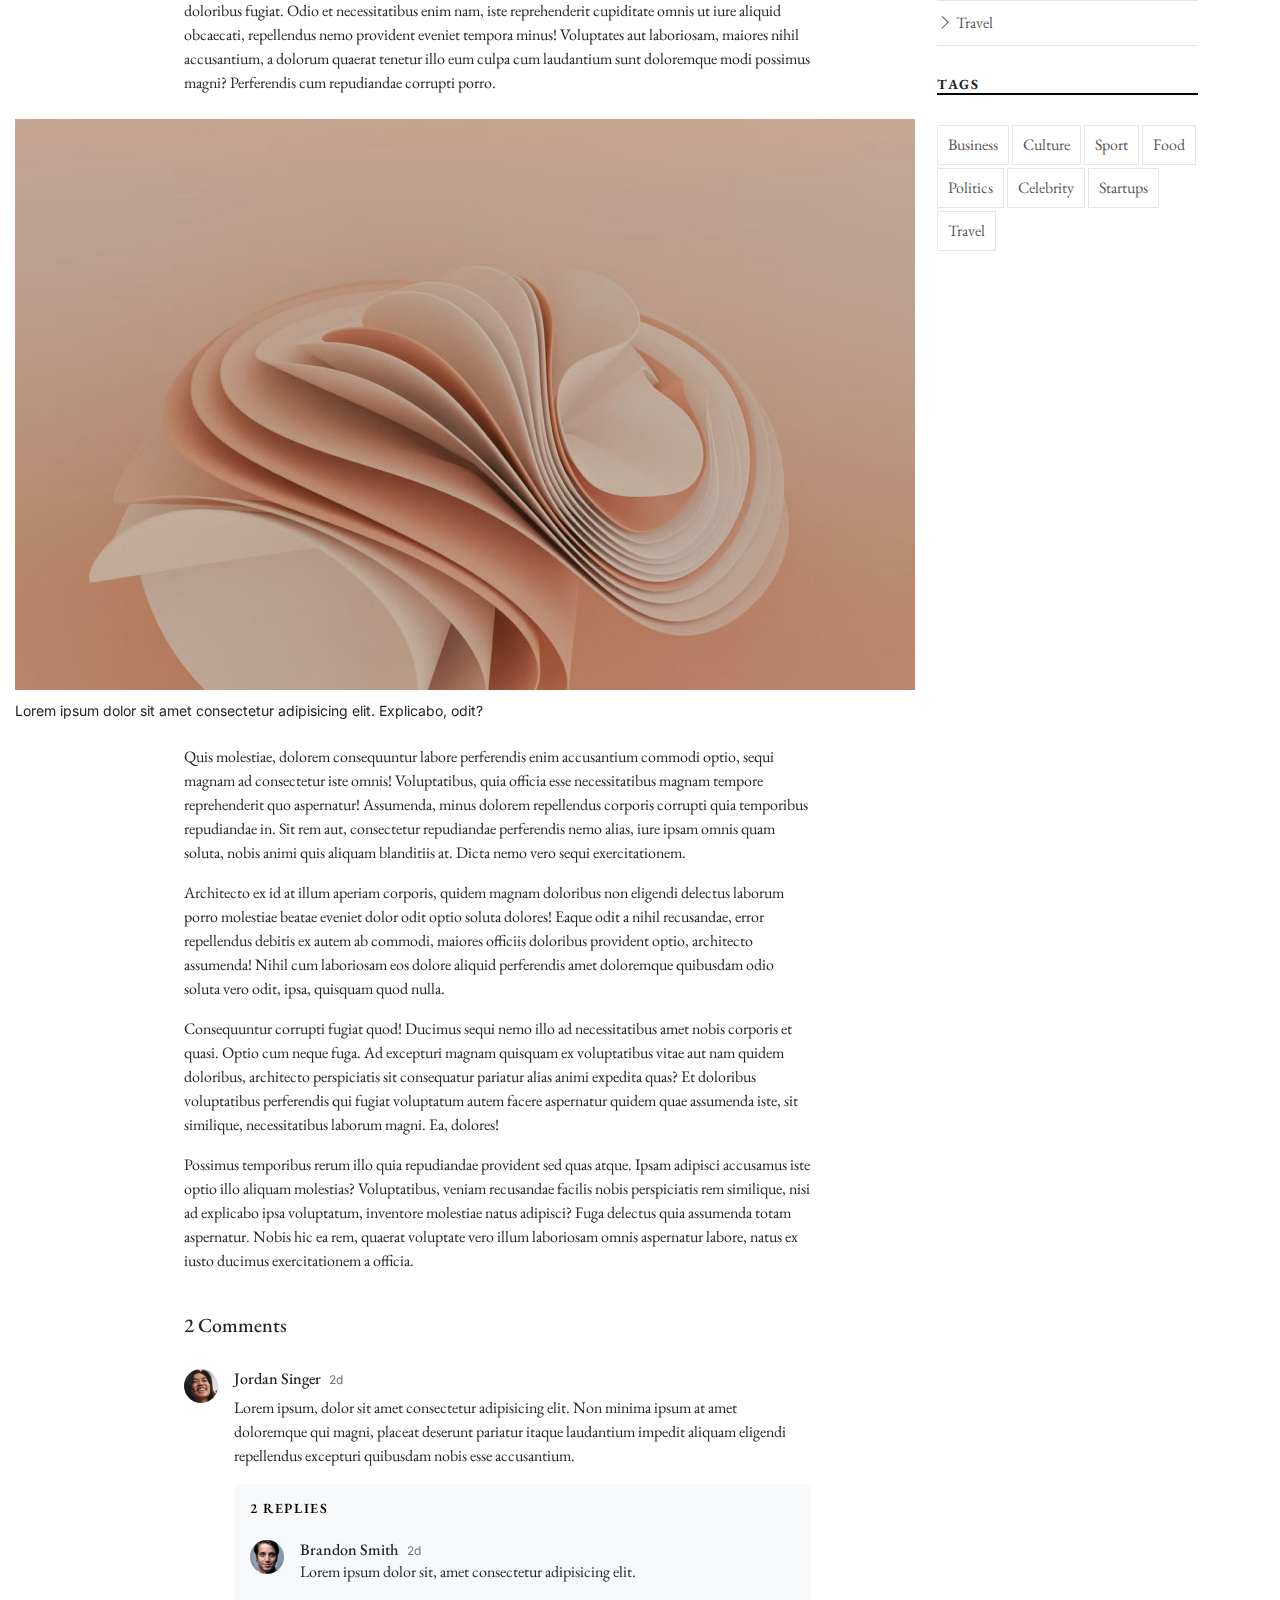
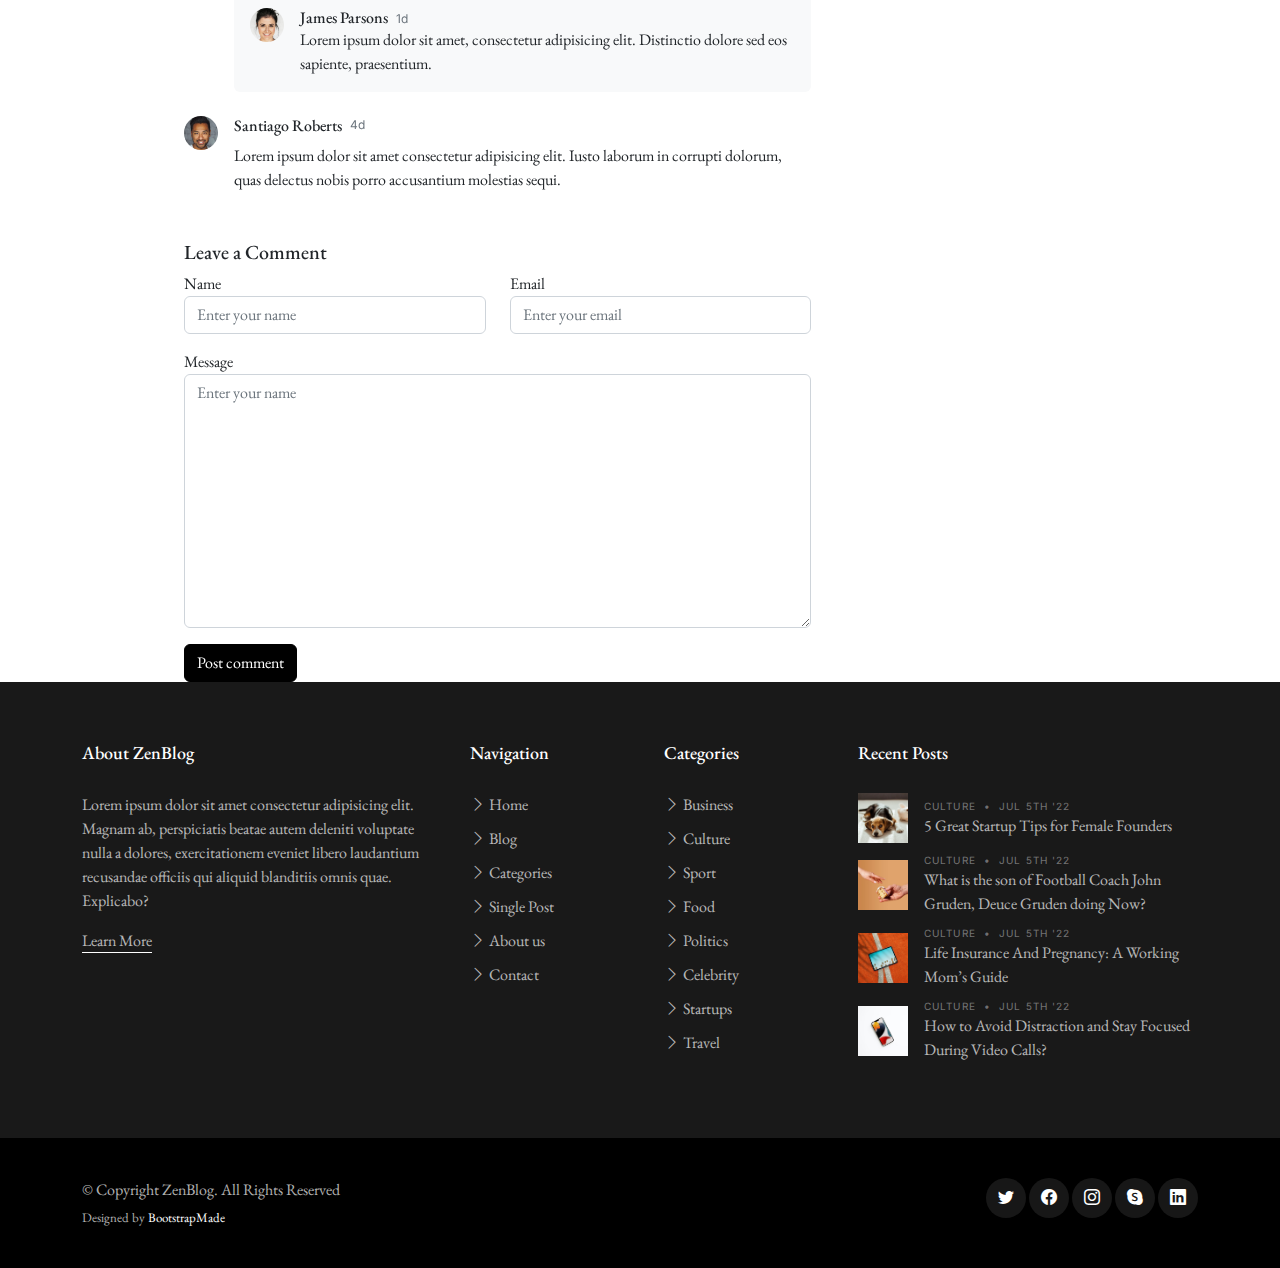
<file: Downloads/ZenBlog/single-post.html>
<!DOCTYPE html>
<html lang="en">

<head>
  <meta charset="utf-8">
  <meta content="width=device-width, initial-scale=1.0" name="viewport">

  <title>ZenBlog Bootstrap Template - Single Post</title>
  <meta content="" name="description">
  <meta content="" name="keywords">

  <!-- Favicons -->
  <link href="assets/img/favicon.png" rel="icon">
  <link href="assets/img/apple-touch-icon.png" rel="apple-touch-icon">

  <!-- Google Fonts -->
  <link rel="preconnect" href="https://fonts.googleapis.com">
  <link rel="preconnect" href="https://fonts.gstatic.com" crossorigin>
  <link href="https://fonts.googleapis.com/css2?family=EB+Garamond:wght@400;500&family=Inter:wght@400;500&family=Playfair+Display:ital,wght@0,400;0,700;1,400;1,700&display=swap" rel="stylesheet">

  <!-- Vendor CSS Files -->
  <link href="assets/vendor/bootstrap/css/bootstrap.min.css" rel="stylesheet">
  <link href="assets/vendor/bootstrap-icons/bootstrap-icons.css" rel="stylesheet">
  <link href="assets/vendor/swiper/swiper-bundle.min.css" rel="stylesheet">
  <link href="assets/vendor/glightbox/css/glightbox.min.css" rel="stylesheet">
  <link href="assets/vendor/aos/aos.css" rel="stylesheet">

  <!-- Template Main CSS Files -->
  <link href="assets/css/variables.css" rel="stylesheet">
  <link href="assets/css/main.css" rel="stylesheet">

  <!-- =======================================================
  * Template Name: ZenBlog - v1.2.0
  * Template URL: https://bootstrapmade.com/zenblog-bootstrap-blog-template/
  * Author: BootstrapMade.com
  * License: https:///bootstrapmade.com/license/
  ======================================================== -->
</head>

<body>

  <!-- ======= Header ======= -->
  <header id="header" class="header d-flex align-items-center fixed-top">
    <div class="container-fluid container-xl d-flex align-items-center justify-content-between">

      <a href="index.html" class="logo d-flex align-items-center">
        <!-- Uncomment the line below if you also wish to use an image logo -->
        <!-- <img src="assets/img/logo.png" alt=""> -->
        <h1>ZenBlog</h1>
      </a>

      <nav id="navbar" class="navbar">
        <ul>
          <li><a href="index.html">Blog</a></li>
          <li><a href="single-post.html">Single Post</a></li>
          <li class="dropdown"><a href="category.html"><span>Categories</span> <i class="bi bi-chevron-down dropdown-indicator"></i></a>
            <ul>
              <li><a href="search-result.html">Search Result</a></li>
              <li><a href="#">Drop Down 1</a></li>
              <li class="dropdown"><a href="#"><span>Deep Drop Down</span> <i class="bi bi-chevron-down dropdown-indicator"></i></a>
                <ul>
                  <li><a href="#">Deep Drop Down 1</a></li>
                  <li><a href="#">Deep Drop Down 2</a></li>
                  <li><a href="#">Deep Drop Down 3</a></li>
                  <li><a href="#">Deep Drop Down 4</a></li>
                  <li><a href="#">Deep Drop Down 5</a></li>
                </ul>
              </li>
              <li><a href="#">Drop Down 2</a></li>
              <li><a href="#">Drop Down 3</a></li>
              <li><a href="#">Drop Down 4</a></li>
            </ul>
          </li>

          <li><a href="about.html">About</a></li>
          <li><a href="contact.html">Contact</a></li>
        </ul>
      </nav><!-- .navbar -->

      <div class="position-relative">
        <a href="#" class="mx-2"><span class="bi-facebook"></span></a>
        <a href="#" class="mx-2"><span class="bi-twitter"></span></a>
        <a href="#" class="mx-2"><span class="bi-instagram"></span></a>

        <a href="#" class="mx-2 js-search-open"><span class="bi-search"></span></a>
        <i class="bi bi-list mobile-nav-toggle"></i>

        <!-- ======= Search Form ======= -->
        <div class="search-form-wrap js-search-form-wrap">
          <form action="search-result.html" class="search-form">
            <span class="icon bi-search"></span>
            <input type="text" placeholder="Search" class="form-control">
            <button class="btn js-search-close"><span class="bi-x"></span></button>
          </form>
        </div><!-- End Search Form -->

      </div>

    </div>

  </header><!-- End Header -->

  <main id="main">

    <section class="single-post-content">
      <div class="container">
        <div class="row">
          <div class="col-md-9 post-content" data-aos="fade-up">

            <!-- ======= Single Post Content ======= -->
            <div class="single-post">
              <div class="post-meta"><span class="date">Business</span> <span class="mx-1">&bullet;</span> <span>Jul 5th '22</span></div>
              <h1 class="mb-5">13 Amazing Poems from Shel Silverstein with Valuable Life Lessons</h1>
              <p><span class="firstcharacter">L</span>orem ipsum dolor sit, amet consectetur adipisicing elit. Ratione officia sed, suscipit distinctio, numquam omnis quo fuga ipsam quis inventore voluptatum recusandae culpa, unde doloribus saepe labore alias voluptate expedita? Dicta delectus beatae explicabo odio voluptatibus quas, saepe qui aperiam autem obcaecati, illo et! Incidunt voluptas culpa neque repellat sint, accusamus beatae, cumque autem tempore quisquam quam eligendi harum debitis.</p>

              <figure class="my-4">
                <img src="assets/img/post-landscape-1.jpg" alt="" class="img-fluid">
                <figcaption>Lorem ipsum dolor sit amet consectetur adipisicing elit. Explicabo, odit? </figcaption>
              </figure>
              <p>Sunt reprehenderit, hic vel optio odit est dolore, distinctio iure itaque enim pariatur ducimus. Rerum soluta, perspiciatis voluptatum cupiditate praesentium repellendus quas expedita exercitationem tempora aliquam quaerat in eligendi adipisci harum non omnis reprehenderit quidem beatae modi. Ea fugiat enim libero, ipsam dicta explicabo nihil, tempore, nulla repellendus eos necessitatibus eligendi corporis cum? Eaque harum, eligendi itaque numquam aliquam soluta.</p>
              <p>Explicabo perspiciatis, laborum provident voluptates illum in nulla consectetur atque quaerat excepturi quisquam, veniam velit ex pariatur quos consequuntur? Excepturi reiciendis perferendis, cupiditate dolorem eos illum amet. Beatae voluptates nemo esse ratione voluptate, nesciunt fugit magnam veritatis voluptas dignissimos doloribus maiores? Aliquam, dolores natus exercitationem corrupti blanditiis, consequuntur nihil nobis sed voluptatibus maiores sunt, illo provident aliquid laborum. Vitae, ut.</p>
              <p>Reprehenderit aut sed doloribus blanditiis, aspernatur magni? In molestias rem, similique ut esse repudiandae quod recusandae dolores neque earum omnis at, suscipit fuga? Minima qui veniam deserunt quisquam error amet at ratione nesciunt porro quis placeat repudiandae voluptatibus officiis fuga necessitatibus, expedita officia adipisci eaque labore accusamus? Nesciunt repellat illo exercitationem facilis similique quaerat, quis sequi? Praesentium nulla ipsam dolor.</p>
              <p>Dolorum, incidunt! Adipisci harum itaque maxime dolores doloremque porro eligendi quis, doloribus vel sit rerum sunt obcaecati nam suscipit nulla vitae alias blanditiis aliquam debitis atque illo modi et placeat. Ratione iure eveniet provident. Culpa laboriosam sed ad quia. Corrupti, earum, perferendis dolore cupiditate sint nihil maiores iusto tempora nobis porro itaque est. Ut laborum culpa assumenda pariatur et perferendis?</p>
              <p>Est soluta veritatis laboriosam, consequuntur temporibus asperiores, fugit id a ullam sed, expedita sequi doloribus fugiat. Odio et necessitatibus enim nam, iste reprehenderit cupiditate omnis ut iure aliquid obcaecati, repellendus nemo provident eveniet tempora minus! Voluptates aut laboriosam, maiores nihil accusantium, a dolorum quaerat tenetur illo eum culpa cum laudantium sunt doloremque modi possimus magni? Perferendis cum repudiandae corrupti porro.</p>
              <figure class="my-4">
                <img src="assets/img/post-landscape-5.jpg" alt="" class="img-fluid">
                <figcaption>Lorem ipsum dolor sit amet consectetur adipisicing elit. Explicabo, odit? </figcaption>
              </figure>
              <p>Quis molestiae, dolorem consequuntur labore perferendis enim accusantium commodi optio, sequi magnam ad consectetur iste omnis! Voluptatibus, quia officia esse necessitatibus magnam tempore reprehenderit quo aspernatur! Assumenda, minus dolorem repellendus corporis corrupti quia temporibus repudiandae in. Sit rem aut, consectetur repudiandae perferendis nemo alias, iure ipsam omnis quam soluta, nobis animi quis aliquam blanditiis at. Dicta nemo vero sequi exercitationem.</p>
              <p>Architecto ex id at illum aperiam corporis, quidem magnam doloribus non eligendi delectus laborum porro molestiae beatae eveniet dolor odit optio soluta dolores! Eaque odit a nihil recusandae, error repellendus debitis ex autem ab commodi, maiores officiis doloribus provident optio, architecto assumenda! Nihil cum laboriosam eos dolore aliquid perferendis amet doloremque quibusdam odio soluta vero odit, ipsa, quisquam quod nulla.</p>
              <p>Consequuntur corrupti fugiat quod! Ducimus sequi nemo illo ad necessitatibus amet nobis corporis et quasi. Optio cum neque fuga. Ad excepturi magnam quisquam ex voluptatibus vitae aut nam quidem doloribus, architecto perspiciatis sit consequatur pariatur alias animi expedita quas? Et doloribus voluptatibus perferendis qui fugiat voluptatum autem facere aspernatur quidem quae assumenda iste, sit similique, necessitatibus laborum magni. Ea, dolores!</p>
              <p>Possimus temporibus rerum illo quia repudiandae provident sed quas atque. Ipsam adipisci accusamus iste optio illo aliquam molestias? Voluptatibus, veniam recusandae facilis nobis perspiciatis rem similique, nisi ad explicabo ipsa voluptatum, inventore molestiae natus adipisci? Fuga delectus quia assumenda totam aspernatur. Nobis hic ea rem, quaerat voluptate vero illum laboriosam omnis aspernatur labore, natus ex iusto ducimus exercitationem a officia.</p>
            </div><!-- End Single Post Content -->

            <!-- ======= Comments ======= -->
            <div class="comments">
              <h5 class="comment-title py-4">2 Comments</h5>
              <div class="comment d-flex mb-4">
                <div class="flex-shrink-0">
                  <div class="avatar avatar-sm rounded-circle">
                    <img class="avatar-img" src="assets/img/person-5.jpg" alt="" class="img-fluid">
                  </div>
                </div>
                <div class="flex-grow-1 ms-2 ms-sm-3">
                  <div class="comment-meta d-flex align-items-baseline">
                    <h6 class="me-2">Jordan Singer</h6>
                    <span class="text-muted">2d</span>
                  </div>
                  <div class="comment-body">
                    Lorem ipsum, dolor sit amet consectetur adipisicing elit. Non minima ipsum at amet doloremque qui magni, placeat deserunt pariatur itaque laudantium impedit aliquam eligendi repellendus excepturi quibusdam nobis esse accusantium.
                  </div>

                  <div class="comment-replies bg-light p-3 mt-3 rounded">
                    <h6 class="comment-replies-title mb-4 text-muted text-uppercase">2 replies</h6>

                    <div class="reply d-flex mb-4">
                      <div class="flex-shrink-0">
                        <div class="avatar avatar-sm rounded-circle">
                          <img class="avatar-img" src="assets/img/person-4.jpg" alt="" class="img-fluid">
                        </div>
                      </div>
                      <div class="flex-grow-1 ms-2 ms-sm-3">
                        <div class="reply-meta d-flex align-items-baseline">
                          <h6 class="mb-0 me-2">Brandon Smith</h6>
                          <span class="text-muted">2d</span>
                        </div>
                        <div class="reply-body">
                          Lorem ipsum dolor sit, amet consectetur adipisicing elit.
                        </div>
                      </div>
                    </div>
                    <div class="reply d-flex">
                      <div class="flex-shrink-0">
                        <div class="avatar avatar-sm rounded-circle">
                          <img class="avatar-img" src="assets/img/person-3.jpg" alt="" class="img-fluid">
                        </div>
                      </div>
                      <div class="flex-grow-1 ms-2 ms-sm-3">
                        <div class="reply-meta d-flex align-items-baseline">
                          <h6 class="mb-0 me-2">James Parsons</h6>
                          <span class="text-muted">1d</span>
                        </div>
                        <div class="reply-body">
                          Lorem ipsum dolor sit amet, consectetur adipisicing elit. Distinctio dolore sed eos sapiente, praesentium.
                        </div>
                      </div>
                    </div>
                  </div>
                </div>
              </div>
              <div class="comment d-flex">
                <div class="flex-shrink-0">
                  <div class="avatar avatar-sm rounded-circle">
                    <img class="avatar-img" src="assets/img/person-2.jpg" alt="" class="img-fluid">
                  </div>
                </div>
                <div class="flex-shrink-1 ms-2 ms-sm-3">
                  <div class="comment-meta d-flex">
                    <h6 class="me-2">Santiago Roberts</h6>
                    <span class="text-muted">4d</span>
                  </div>
                  <div class="comment-body">
                    Lorem ipsum dolor sit amet consectetur adipisicing elit. Iusto laborum in corrupti dolorum, quas delectus nobis porro accusantium molestias sequi.
                  </div>
                </div>
              </div>
            </div><!-- End Comments -->

            <!-- ======= Comments Form ======= -->
            <div class="row justify-content-center mt-5">

              <div class="col-lg-12">
                <h5 class="comment-title">Leave a Comment</h5>
                <div class="row">
                  <div class="col-lg-6 mb-3">
                    <label for="comment-name">Name</label>
                    <input type="text" class="form-control" id="comment-name" placeholder="Enter your name">
                  </div>
                  <div class="col-lg-6 mb-3">
                    <label for="comment-email">Email</label>
                    <input type="text" class="form-control" id="comment-email" placeholder="Enter your email">
                  </div>
                  <div class="col-12 mb-3">
                    <label for="comment-message">Message</label>

                    <textarea class="form-control" id="comment-message" placeholder="Enter your name" cols="30" rows="10"></textarea>
                  </div>
                  <div class="col-12">
                    <input type="submit" class="btn btn-primary" value="Post comment">
                  </div>
                </div>
              </div>
            </div><!-- End Comments Form -->

          </div>
          <div class="col-md-3">
            <!-- ======= Sidebar ======= -->
            <div class="aside-block">

              <ul class="nav nav-pills custom-tab-nav mb-4" id="pills-tab" role="tablist">
                <li class="nav-item" role="presentation">
                  <button class="nav-link active" id="pills-popular-tab" data-bs-toggle="pill" data-bs-target="#pills-popular" type="button" role="tab" aria-controls="pills-popular" aria-selected="true">Popular</button>
                </li>
                <li class="nav-item" role="presentation">
                  <button class="nav-link" id="pills-trending-tab" data-bs-toggle="pill" data-bs-target="#pills-trending" type="button" role="tab" aria-controls="pills-trending" aria-selected="false">Trending</button>
                </li>
                <li class="nav-item" role="presentation">
                  <button class="nav-link" id="pills-latest-tab" data-bs-toggle="pill" data-bs-target="#pills-latest" type="button" role="tab" aria-controls="pills-latest" aria-selected="false">Latest</button>
                </li>
              </ul>

              <div class="tab-content" id="pills-tabContent">

                <!-- Popular -->
                <div class="tab-pane fade show active" id="pills-popular" role="tabpanel" aria-labelledby="pills-popular-tab">
                  <div class="post-entry-1 border-bottom">
                    <div class="post-meta"><span class="date">Sport</span> <span class="mx-1">&bullet;</span> <span>Jul 5th '22</span></div>
                    <h2 class="mb-2"><a href="#">How to Avoid Distraction and Stay Focused During Video Calls?</a></h2>
                    <span class="author mb-3 d-block">Jenny Wilson</span>
                  </div>

                  <div class="post-entry-1 border-bottom">
                    <div class="post-meta"><span class="date">Lifestyle</span> <span class="mx-1">&bullet;</span> <span>Jul 5th '22</span></div>
                    <h2 class="mb-2"><a href="#">17 Pictures of Medium Length Hair in Layers That Will Inspire Your New Haircut</a></h2>
                    <span class="author mb-3 d-block">Jenny Wilson</span>
                  </div>

                  <div class="post-entry-1 border-bottom">
                    <div class="post-meta"><span class="date">Culture</span> <span class="mx-1">&bullet;</span> <span>Jul 5th '22</span></div>
                    <h2 class="mb-2"><a href="#">9 Half-up/half-down Hairstyles for Long and Medium Hair</a></h2>
                    <span class="author mb-3 d-block">Jenny Wilson</span>
                  </div>

                  <div class="post-entry-1 border-bottom">
                    <div class="post-meta"><span class="date">Lifestyle</span> <span class="mx-1">&bullet;</span> <span>Jul 5th '22</span></div>
                    <h2 class="mb-2"><a href="#">Life Insurance And Pregnancy: A Working Mom’s Guide</a></h2>
                    <span class="author mb-3 d-block">Jenny Wilson</span>
                  </div>

                  <div class="post-entry-1 border-bottom">
                    <div class="post-meta"><span class="date">Business</span> <span class="mx-1">&bullet;</span> <span>Jul 5th '22</span></div>
                    <h2 class="mb-2"><a href="#">The Best Homemade Masks for Face (keep the Pimples Away)</a></h2>
                    <span class="author mb-3 d-block">Jenny Wilson</span>
                  </div>

                  <div class="post-entry-1 border-bottom">
                    <div class="post-meta"><span class="date">Lifestyle</span> <span class="mx-1">&bullet;</span> <span>Jul 5th '22</span></div>
                    <h2 class="mb-2"><a href="#">10 Life-Changing Hacks Every Working Mom Should Know</a></h2>
                    <span class="author mb-3 d-block">Jenny Wilson</span>
                  </div>
                </div> <!-- End Popular -->

                <!-- Trending -->
                <div class="tab-pane fade" id="pills-trending" role="tabpanel" aria-labelledby="pills-trending-tab">
                  <div class="post-entry-1 border-bottom">
                    <div class="post-meta"><span class="date">Lifestyle</span> <span class="mx-1">&bullet;</span> <span>Jul 5th '22</span></div>
                    <h2 class="mb-2"><a href="#">17 Pictures of Medium Length Hair in Layers That Will Inspire Your New Haircut</a></h2>
                    <span class="author mb-3 d-block">Jenny Wilson</span>
                  </div>

                  <div class="post-entry-1 border-bottom">
                    <div class="post-meta"><span class="date">Culture</span> <span class="mx-1">&bullet;</span> <span>Jul 5th '22</span></div>
                    <h2 class="mb-2"><a href="#">9 Half-up/half-down Hairstyles for Long and Medium Hair</a></h2>
                    <span class="author mb-3 d-block">Jenny Wilson</span>
                  </div>

                  <div class="post-entry-1 border-bottom">
                    <div class="post-meta"><span class="date">Lifestyle</span> <span class="mx-1">&bullet;</span> <span>Jul 5th '22</span></div>
                    <h2 class="mb-2"><a href="#">Life Insurance And Pregnancy: A Working Mom’s Guide</a></h2>
                    <span class="author mb-3 d-block">Jenny Wilson</span>
                  </div>

                  <div class="post-entry-1 border-bottom">
                    <div class="post-meta"><span class="date">Sport</span> <span class="mx-1">&bullet;</span> <span>Jul 5th '22</span></div>
                    <h2 class="mb-2"><a href="#">How to Avoid Distraction and Stay Focused During Video Calls?</a></h2>
                    <span class="author mb-3 d-block">Jenny Wilson</span>
                  </div>
                  <div class="post-entry-1 border-bottom">
                    <div class="post-meta"><span class="date">Business</span> <span class="mx-1">&bullet;</span> <span>Jul 5th '22</span></div>
                    <h2 class="mb-2"><a href="#">The Best Homemade Masks for Face (keep the Pimples Away)</a></h2>
                    <span class="author mb-3 d-block">Jenny Wilson</span>
                  </div>

                  <div class="post-entry-1 border-bottom">
                    <div class="post-meta"><span class="date">Lifestyle</span> <span class="mx-1">&bullet;</span> <span>Jul 5th '22</span></div>
                    <h2 class="mb-2"><a href="#">10 Life-Changing Hacks Every Working Mom Should Know</a></h2>
                    <span class="author mb-3 d-block">Jenny Wilson</span>
                  </div>
                </div> <!-- End Trending -->

                <!-- Latest -->
                <div class="tab-pane fade" id="pills-latest" role="tabpanel" aria-labelledby="pills-latest-tab">
                  <div class="post-entry-1 border-bottom">
                    <div class="post-meta"><span class="date">Lifestyle</span> <span class="mx-1">&bullet;</span> <span>Jul 5th '22</span></div>
                    <h2 class="mb-2"><a href="#">Life Insurance And Pregnancy: A Working Mom’s Guide</a></h2>
                    <span class="author mb-3 d-block">Jenny Wilson</span>
                  </div>

                  <div class="post-entry-1 border-bottom">
                    <div class="post-meta"><span class="date">Business</span> <span class="mx-1">&bullet;</span> <span>Jul 5th '22</span></div>
                    <h2 class="mb-2"><a href="#">The Best Homemade Masks for Face (keep the Pimples Away)</a></h2>
                    <span class="author mb-3 d-block">Jenny Wilson</span>
                  </div>

                  <div class="post-entry-1 border-bottom">
                    <div class="post-meta"><span class="date">Lifestyle</span> <span class="mx-1">&bullet;</span> <span>Jul 5th '22</span></div>
                    <h2 class="mb-2"><a href="#">10 Life-Changing Hacks Every Working Mom Should Know</a></h2>
                    <span class="author mb-3 d-block">Jenny Wilson</span>
                  </div>

                  <div class="post-entry-1 border-bottom">
                    <div class="post-meta"><span class="date">Sport</span> <span class="mx-1">&bullet;</span> <span>Jul 5th '22</span></div>
                    <h2 class="mb-2"><a href="#">How to Avoid Distraction and Stay Focused During Video Calls?</a></h2>
                    <span class="author mb-3 d-block">Jenny Wilson</span>
                  </div>

                  <div class="post-entry-1 border-bottom">
                    <div class="post-meta"><span class="date">Lifestyle</span> <span class="mx-1">&bullet;</span> <span>Jul 5th '22</span></div>
                    <h2 class="mb-2"><a href="#">17 Pictures of Medium Length Hair in Layers That Will Inspire Your New Haircut</a></h2>
                    <span class="author mb-3 d-block">Jenny Wilson</span>
                  </div>

                  <div class="post-entry-1 border-bottom">
                    <div class="post-meta"><span class="date">Culture</span> <span class="mx-1">&bullet;</span> <span>Jul 5th '22</span></div>
                    <h2 class="mb-2"><a href="#">9 Half-up/half-down Hairstyles for Long and Medium Hair</a></h2>
                    <span class="author mb-3 d-block">Jenny Wilson</span>
                  </div>

                </div> <!-- End Latest -->

              </div>
            </div>

            <div class="aside-block">
              <h3 class="aside-title">Video</h3>
              <div class="video-post">
                <a href="https://www.youtube.com/watch?v=AiFfDjmd0jU" class="glightbox link-video">
                  <span class="bi-play-fill"></span>
                  <img src="assets/img/post-landscape-5.jpg" alt="" class="img-fluid">
                </a>
              </div>
            </div><!-- End Video -->

            <div class="aside-block">
              <h3 class="aside-title">Categories</h3>
              <ul class="aside-links list-unstyled">
                <li><a href="category.html"><i class="bi bi-chevron-right"></i> Business</a></li>
                <li><a href="category.html"><i class="bi bi-chevron-right"></i> Culture</a></li>
                <li><a href="category.html"><i class="bi bi-chevron-right"></i> Sport</a></li>
                <li><a href="category.html"><i class="bi bi-chevron-right"></i> Food</a></li>
                <li><a href="category.html"><i class="bi bi-chevron-right"></i> Politics</a></li>
                <li><a href="category.html"><i class="bi bi-chevron-right"></i> Celebrity</a></li>
                <li><a href="category.html"><i class="bi bi-chevron-right"></i> Startups</a></li>
                <li><a href="category.html"><i class="bi bi-chevron-right"></i> Travel</a></li>
              </ul>
            </div><!-- End Categories -->

            <div class="aside-block">
              <h3 class="aside-title">Tags</h3>
              <ul class="aside-tags list-unstyled">
                <li><a href="category.html">Business</a></li>
                <li><a href="category.html">Culture</a></li>
                <li><a href="category.html">Sport</a></li>
                <li><a href="category.html">Food</a></li>
                <li><a href="category.html">Politics</a></li>
                <li><a href="category.html">Celebrity</a></li>
                <li><a href="category.html">Startups</a></li>
                <li><a href="category.html">Travel</a></li>
              </ul>
            </div><!-- End Tags -->

          </div>
        </div>
      </div>
    </section>
  </main><!-- End #main -->

  <!-- ======= Footer ======= -->
  <footer id="footer" class="footer">

    <div class="footer-content">
      <div class="container">

        <div class="row g-5">
          <div class="col-lg-4">
            <h3 class="footer-heading">About ZenBlog</h3>
            <p>Lorem ipsum dolor sit amet consectetur adipisicing elit. Magnam ab, perspiciatis beatae autem deleniti voluptate nulla a dolores, exercitationem eveniet libero laudantium recusandae officiis qui aliquid blanditiis omnis quae. Explicabo?</p>
            <p><a href="about.html" class="footer-link-more">Learn More</a></p>
          </div>
          <div class="col-6 col-lg-2">
            <h3 class="footer-heading">Navigation</h3>
            <ul class="footer-links list-unstyled">
              <li><a href="index.html"><i class="bi bi-chevron-right"></i> Home</a></li>
              <li><a href="index.html"><i class="bi bi-chevron-right"></i> Blog</a></li>
              <li><a href="category.html"><i class="bi bi-chevron-right"></i> Categories</a></li>
              <li><a href="single-post.html"><i class="bi bi-chevron-right"></i> Single Post</a></li>
              <li><a href="about.html"><i class="bi bi-chevron-right"></i> About us</a></li>
              <li><a href="contact.html"><i class="bi bi-chevron-right"></i> Contact</a></li>
            </ul>
          </div>
          <div class="col-6 col-lg-2">
            <h3 class="footer-heading">Categories</h3>
            <ul class="footer-links list-unstyled">
              <li><a href="category.html"><i class="bi bi-chevron-right"></i> Business</a></li>
              <li><a href="category.html"><i class="bi bi-chevron-right"></i> Culture</a></li>
              <li><a href="category.html"><i class="bi bi-chevron-right"></i> Sport</a></li>
              <li><a href="category.html"><i class="bi bi-chevron-right"></i> Food</a></li>
              <li><a href="category.html"><i class="bi bi-chevron-right"></i> Politics</a></li>
              <li><a href="category.html"><i class="bi bi-chevron-right"></i> Celebrity</a></li>
              <li><a href="category.html"><i class="bi bi-chevron-right"></i> Startups</a></li>
              <li><a href="category.html"><i class="bi bi-chevron-right"></i> Travel</a></li>

            </ul>
          </div>

          <div class="col-lg-4">
            <h3 class="footer-heading">Recent Posts</h3>

            <ul class="footer-links footer-blog-entry list-unstyled">
              <li>
                <a href="single-post.html" class="d-flex align-items-center">
                  <img src="assets/img/post-sq-1.jpg" alt="" class="img-fluid me-3">
                  <div>
                    <div class="post-meta d-block"><span class="date">Culture</span> <span class="mx-1">&bullet;</span> <span>Jul 5th '22</span></div>
                    <span>5 Great Startup Tips for Female Founders</span>
                  </div>
                </a>
              </li>

              <li>
                <a href="single-post.html" class="d-flex align-items-center">
                  <img src="assets/img/post-sq-2.jpg" alt="" class="img-fluid me-3">
                  <div>
                    <div class="post-meta d-block"><span class="date">Culture</span> <span class="mx-1">&bullet;</span> <span>Jul 5th '22</span></div>
                    <span>What is the son of Football Coach John Gruden, Deuce Gruden doing Now?</span>
                  </div>
                </a>
              </li>

              <li>
                <a href="single-post.html" class="d-flex align-items-center">
                  <img src="assets/img/post-sq-3.jpg" alt="" class="img-fluid me-3">
                  <div>
                    <div class="post-meta d-block"><span class="date">Culture</span> <span class="mx-1">&bullet;</span> <span>Jul 5th '22</span></div>
                    <span>Life Insurance And Pregnancy: A Working Mom’s Guide</span>
                  </div>
                </a>
              </li>

              <li>
                <a href="single-post.html" class="d-flex align-items-center">
                  <img src="assets/img/post-sq-4.jpg" alt="" class="img-fluid me-3">
                  <div>
                    <div class="post-meta d-block"><span class="date">Culture</span> <span class="mx-1">&bullet;</span> <span>Jul 5th '22</span></div>
                    <span>How to Avoid Distraction and Stay Focused During Video Calls?</span>
                  </div>
                </a>
              </li>

            </ul>

          </div>
        </div>
      </div>
    </div>

    <div class="footer-legal">
      <div class="container">

        <div class="row justify-content-between">
          <div class="col-md-6 text-center text-md-start mb-3 mb-md-0">
            <div class="copyright">
              © Copyright <strong><span>ZenBlog</span></strong>. All Rights Reserved
            </div>

            <div class="credits">
              <!-- All the links in the footer should remain intact. -->
              <!-- You can delete the links only if you purchased the pro version. -->
              <!-- Licensing information: https://bootstrapmade.com/license/ -->
              <!-- Purchase the pro version with working PHP/AJAX contact form: https://bootstrapmade.com/herobiz-bootstrap-business-template/ -->
              Designed by <a href="https://bootstrapmade.com/">BootstrapMade</a>
            </div>

          </div>

          <div class="col-md-6">
            <div class="social-links mb-3 mb-lg-0 text-center text-md-end">
              <a href="#" class="twitter"><i class="bi bi-twitter"></i></a>
              <a href="#" class="facebook"><i class="bi bi-facebook"></i></a>
              <a href="#" class="instagram"><i class="bi bi-instagram"></i></a>
              <a href="#" class="google-plus"><i class="bi bi-skype"></i></a>
              <a href="#" class="linkedin"><i class="bi bi-linkedin"></i></a>
            </div>

          </div>

        </div>

      </div>
    </div>

  </footer>

  <a href="#" class="scroll-top d-flex align-items-center justify-content-center"><i class="bi bi-arrow-up-short"></i></a>

  <!-- Vendor JS Files -->
  <script src="assets/vendor/bootstrap/js/bootstrap.bundle.min.js"></script>
  <script src="assets/vendor/swiper/swiper-bundle.min.js"></script>
  <script src="assets/vendor/glightbox/js/glightbox.min.js"></script>
  <script src="assets/vendor/aos/aos.js"></script>
  <script src="assets/vendor/php-email-form/validate.js"></script>

  <!-- Template Main JS File -->
  <script src="assets/js/main.js"></script>

</body>

</html>
</file>
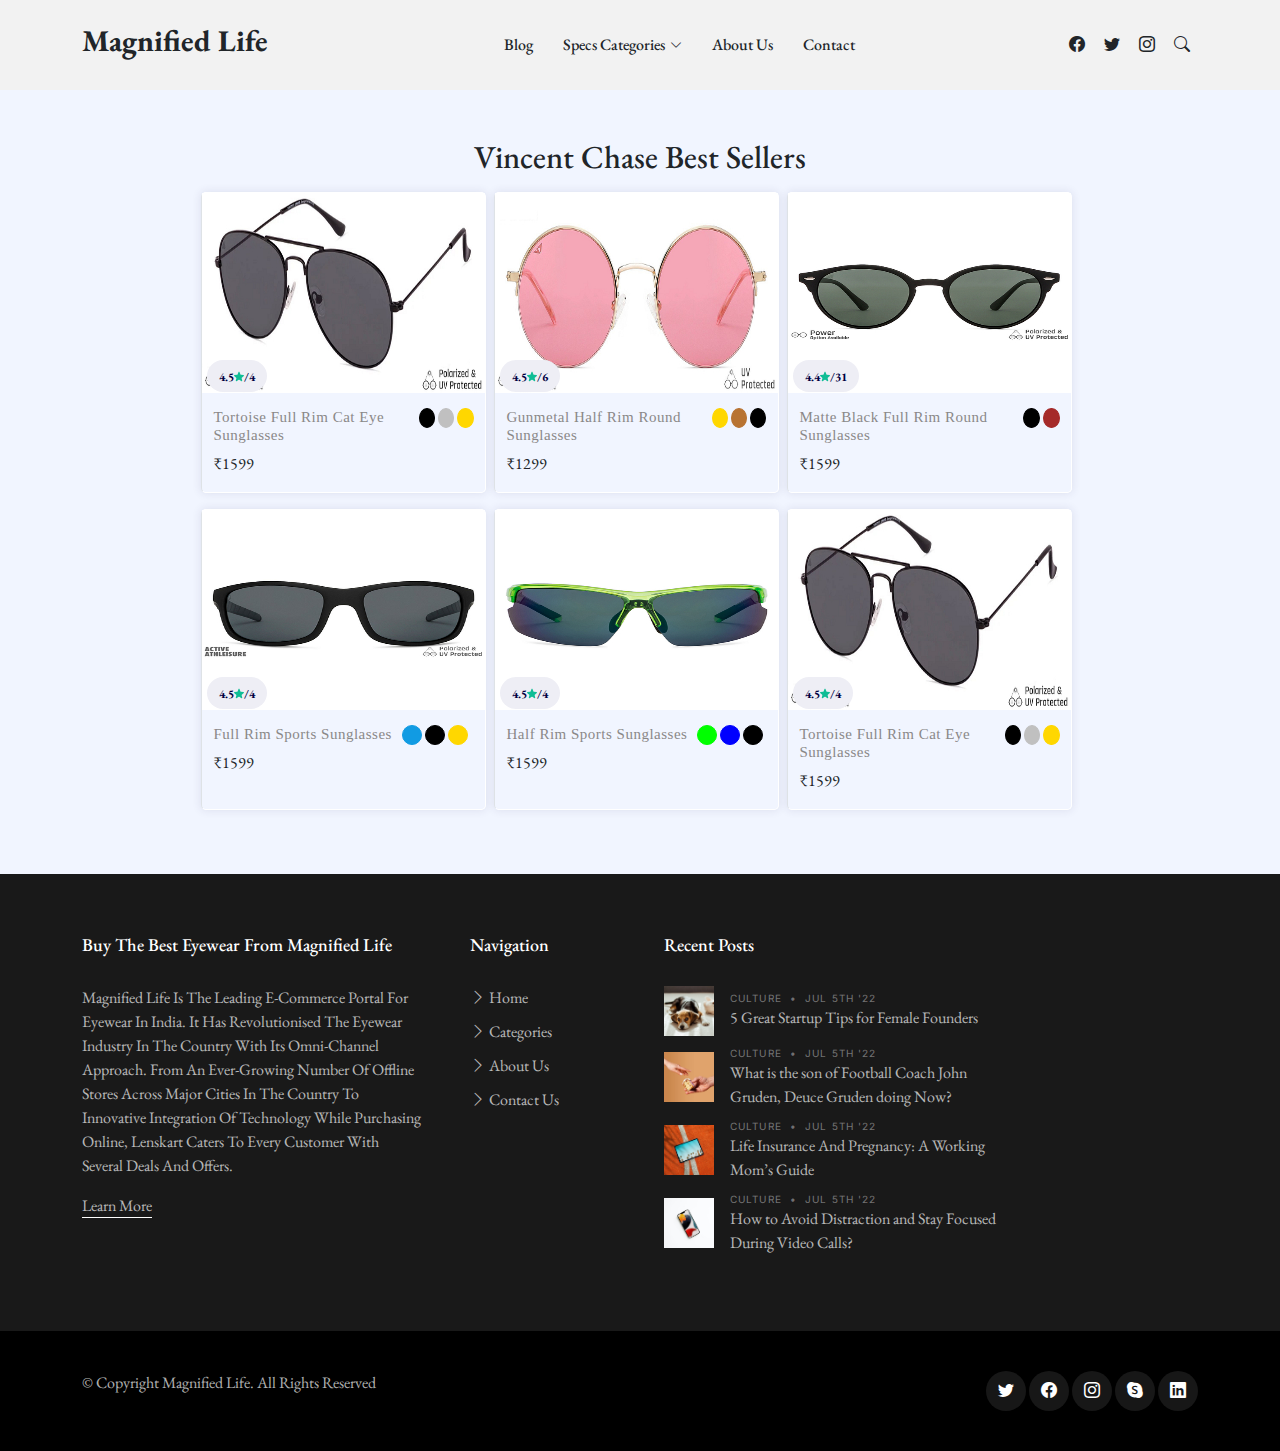
<file: Downloads/ZenBlog/Vincent Sunglasses.html>
<!DOCTYPE html>
<html lang="en">

<head>
  <meta charset="utf-8">
  <meta content="width=device-width, initial-scale=1.0" name="viewport">

  <title>Magnified Life</title>
  <meta content="" name="description">
  <meta content="" name="keywords">

  <!-- Favicons -->
  <link href="assets/img/power_sunglasses.webp" rel="icon">
  <link href="assets/img/apple-touch-icon.png" rel="apple-touch-icon">

  <!-- Google Fonts -->
  <link rel="preconnect" href="https://fonts.googleapis.com">
  <link rel="preconnect" href="https://fonts.gstatic.com" crossorigin>
  <link href="https://fonts.googleapis.com/css2?family=EB+Garamond:wght@400;500&family=Inter:wght@400;500&family=Playfair+Display:ital,wght@0,400;0,700;1,400;1,700&display=swap" rel="stylesheet">

  <!-- Vendor CSS Files -->
  <link href="assets/vendor/bootstrap/css/bootstrap.min.css" rel="stylesheet">
  <link href="assets/vendor/bootstrap-icons/bootstrap-icons.css" rel="stylesheet">
  <link href="assets/vendor/swiper/swiper-bundle.min.css" rel="stylesheet">
  <link href="assets/vendor/glightbox/css/glightbox.min.css" rel="stylesheet">
  <link href="assets/vendor/aos/aos.css" rel="stylesheet">

  <!-- Template Main CSS Files -->
  <link href="assets/css/variables.css" rel="stylesheet">
  <link href="assets/css/main.css" rel="stylesheet">

  <!-- =======================================================
  * Template Name: ZenBlog - v1.2.0
  * Template URL: https://bootstrapmade.com/zenblog-bootstrap-blog-template/
  * Author: BootstrapMade.com
  * License: https:///bootstrapmade.com/license/
  ======================================================== -->
</head>

<body>

  <!-- ======= Header ======= -->
  <header id="header" class="header d-flex align-items-center fixed-top">
    <div class="container-fluid container-xl d-flex align-items-center justify-content-between">

      <a href="index.html" class="logo d-flex align-items-center">
        <!-- Uncomment the line below if you also wish to use an image logo -->
        <!-- <img src="assets/img/logo.png" alt=""> -->
        <h1>Magnified Life</h1>
      </a>

      <nav id="navbar" class="navbar">
        <ul>
          <li><a href="index.html">Blog</a></li>
          <li class="dropdown"><a href="category.html"><span>Specs Categories</span> <i class="bi bi-chevron-down dropdown-indicator"></i></a>
            <ul>
              <li><a href="#">Vincent Sunglasses</a></li>
              <li class="dropdown"><a href="#"><span>Deep Drop Down</span> <i class="bi bi-chevron-down dropdown-indicator"></i></a>
                <ul>
                  <li><a href="#">Deep Drop Down 1</a></li>
                  <li><a href="#">Deep Drop Down 2</a></li>
                  <li><a href="#">Deep Drop Down 3</a></li>
                  <li><a href="#">Deep Drop Down 4</a></li>
                  <li><a href="#">Deep Drop Down 5</a></li>
                </ul>
              </li>
              <li><a href="#">Drop Down 2</a></li>
              <li><a href="#">Drop Down 3</a></li>
              <li><a href="#">Drop Down 4</a></li>
            </ul>
          </li>

          <li><a href="about.html">About Us</a></li>
          <li><a href="contact.html">Contact</a></li>
        </ul>
      </nav><!-- .navbar -->

      <div class="position-relative">
        <a href="#" class="mx-2"><span class="bi-facebook"></span></a>
        <a href="#" class="mx-2"><span class="bi-twitter"></span></a>
        <a href="#" class="mx-2"><span class="bi-instagram"></span></a>

        <a href="#" class="mx-2 js-search-open"><span class="bi-search"></span></a>
        <i class="bi bi-list mobile-nav-toggle"></i>

        <!-- ======= Search Form ======= -->
        <div class="search-form-wrap js-search-form-wrap">
          <form action="search-result.html" class="search-form">
            <span class="icon bi-search"></span>
            <input type="text" placeholder="Search" class="form-control">
            <button class="btn js-search-close"><span class="bi-x"></span></button>
          </form>
        </div><!-- End Search Form -->

      </div>

    </div>

  </header><!-- End Header -->

  <main id="main">
 <!-- Card Section Starts -->
            <section class="bg_color py-5">
              <div class="container">
                <div class="row justify-content-center">
                  <div class="col-12">
                    <h2 class="text-center mb-3">Vincent Chase Best Sellers</h2>
                  </div>
                  <div class="col-3 border-start custom-border p-0 mb-3 me-2 text-center">
                    <div class="post-entry-1 position-relative"><img class="img-fluid change_images custom_image" src="assets/img/glass_vincent_000000.jpg" alt="">
                      <span class="ratings position-absolute">4.5<img class="mb-1" src="assets/img/ratingStar.svg">/4</span>
                    </div>
                    <div class="bottom_content_cards">
                      <div class="different_shades first_card d-flex text-align-end pe-2">
                        <h3 class="glass_title">Tortoise Full Rim Cat Eye Sunglasses</h3>
                        <div class="color_one color_glass"></div>
                        <div class="color_two color_glass"></div>
                        <div class="color_three color_glass"></div>
                      </div>
                      <p>₹1599</p>
                    </div>
                  </div>
                  
                  <div class="col-3 border-start custom-border p-0 mb-3 me-2 text-center">
                    <div class="post-entry-1 position-relative"><img class="img-fluid change_images_second custom_image" src="assets/img/vincent_circle_b87332.jpg" alt="">
                      <span class="ratings position-absolute">4.5<img class="mb-1" src="assets/img/ratingStar.svg">/6</span>
                    </div>
                    <div class="bottom_content_cards">
                      <div class="different_shades second_card d-flex text-align-end pe-2">
                        <h3 class="glass_title">Gunmetal Half Rim Round Sunglasses</h3>
                        <div class="color_three color_glass"></div>
                        <div class="color_four color_glass"></div>
                        <div class="color_one color_glass"></div>
                      </div>
                      <p>₹1299</p>
                    </div>
                  </div>

                  <div class="col-3 border-start custom-border p-0 mb-3 me-2 text-center">
                    <div class="post-entry-1 position-relative"><img class="img-fluid change_images_third custom_image" src="assets/img/matte_rim_000000.jpg" alt="">
                      <span class="ratings position-absolute">4.4<img class="mb-1" src="assets/img/ratingStar.svg">/31</span>
                    </div>
                    <div class="bottom_content_cards">
                      <div class="different_shades third_card d-flex text-align-end pe-2">
                        <h3 class="glass_title">Matte Black Full Rim Round Sunglasses</h3>
                        <div class="color_one color_glass"></div>
                        <div class="color_five color_glass"></div>
                      </div>
                      <p>₹1599</p>
                    </div>
                  </div>

                  <div class="col-3 border-start custom-border p-0 mb-3 me-2 text-center">
                    <div class="post-entry-1 position-relative"><img class="img-fluid change_images_four  custom_image" src="assets/img/sports_glasses_000000.jpg" alt="">
                      <span class="ratings position-absolute">4.5<img class="mb-1" src="assets/img/ratingStar.svg">/4</span>
                    </div>
                    <div class="bottom_content_cards">
                      <div class="different_shades four_card d-flex text-align-end pe-2">
                        <h3 class="glass_title">Full Rim Sports Sunglasses</h3>
                        <div class="color_six color_glass"></div>
                        <div class="color_one color_glass"></div>
                        <div class="color_three color_glass"></div>
                      </div>
                      <p>₹1599</p>
                    </div>
                  </div>

                  <div class="col-3 border-start custom-border p-0 mb-3 me-2 text-center">
                    <div class="post-entry-1 position-relative"><img class="img-fluid change_images_five custom_image" src="assets/img/half_rim_00ff00.jpg" alt="">
                      <span class="ratings position-absolute">4.5<img class="mb-1" src="assets/img/ratingStar.svg">/4</span>
                    </div>
                    <div class="bottom_content_cards">
                      <div class="different_shades five_card d-flex text-align-end pe-2">
                        <h3 class="glass_title">Half Rim Sports Sunglasses</h3>
                        <div class="color_seven color_glass"></div>
                        <div class="color_eight color_glass"></div>
                        <div class="color_one color_glass"></div>
                      </div>
                      <p>₹1599</p>
                    </div>
                  </div>

                  <div class="col-3 border-start custom-border p-0 mb-3 me-2 text-center">
                    <div class="post-entry-1 position-relative"><img class="img-fluid change_images custom_image" src="assets/img/glass_vincent_000000.jpg" alt="">
                      <span class="ratings position-absolute">4.5<img class="mb-1" src="assets/img/ratingStar.svg">/4</span>
                    </div>
                    <div class="bottom_content_cards">
                      <div class="different_shades d-flex text-align-end pe-2">
                        <h3 class="glass_title">Tortoise Full Rim Cat Eye Sunglasses</h3>
                        <div class="color_one color_glass"></div>
                        <div class="color_two color_glass"></div>
                        <div class="color_three color_glass"></div>
                      </div>
                      <p>₹1599</p>
                    </div>
                  </div>

                </div>
              </div>
            </section>

   <!-- Card Section Ends Here -->
 

  </main><!-- End #main -->

  <!-- ======= Footer ======= -->
  <footer id="footer" class="footer">

    <div class="footer-content">
      <div class="container">

        <div class="row g-5">
          <div class="col-lg-4">
            <h3 class="footer-heading">Buy The Best Eyewear From Magnified Life</h3>
            <p>Magnified Life Is The Leading E-Commerce Portal For Eyewear In India. It Has Revolutionised The Eyewear Industry In The Country With Its Omni-Channel Approach. From An Ever-Growing Number Of Offline Stores Across Major Cities In The Country To Innovative Integration Of Technology While Purchasing Online, Lenskart Caters To Every Customer With Several Deals And Offers.</p>
            <p><a href="about.html" class="footer-link-more">Learn More</a></p>
          </div>
          <div class="col-6 col-lg-2">
            <h3 class="footer-heading">Navigation</h3>
            <ul class="footer-links list-unstyled">
              <li><a href="index.html"><i class="bi bi-chevron-right"></i> Home</a></li>
              <li><a href="category.html"><i class="bi bi-chevron-right"></i> Categories</a></li>
              <li><a href="about.html"><i class="bi bi-chevron-right"></i> About Us</a></li>
              <li><a href="contact.html"><i class="bi bi-chevron-right"></i> Contact Us</a></li>
            </ul>
          </div>
          <div class="col-lg-4">
            <h3 class="footer-heading">Recent Posts</h3>

            <ul class="footer-links footer-blog-entry list-unstyled">
              <li>
                <a href="single-post.html" class="d-flex align-items-center">
                  <img src="assets/img/post-sq-1.jpg" alt="" class="img-fluid me-3">
                  <div>
                    <div class="post-meta d-block"><span class="date">Culture</span> <span class="mx-1">&bullet;</span> <span>Jul 5th '22</span></div>
                    <span>5 Great Startup Tips for Female Founders</span>
                  </div>
                </a>
              </li>

              <li>
                <a href="single-post.html" class="d-flex align-items-center">
                  <img src="assets/img/post-sq-2.jpg" alt="" class="img-fluid me-3">
                  <div>
                    <div class="post-meta d-block"><span class="date">Culture</span> <span class="mx-1">&bullet;</span> <span>Jul 5th '22</span></div>
                    <span>What is the son of Football Coach John Gruden, Deuce Gruden doing Now?</span>
                  </div>
                </a>
              </li>

              <li>
                <a href="single-post.html" class="d-flex align-items-center">
                  <img src="assets/img/post-sq-3.jpg" alt="" class="img-fluid me-3">
                  <div>
                    <div class="post-meta d-block"><span class="date">Culture</span> <span class="mx-1">&bullet;</span> <span>Jul 5th '22</span></div>
                    <span>Life Insurance And Pregnancy: A Working Mom’s Guide</span>
                  </div>
                </a>
              </li>

              <li>
                <a href="single-post.html" class="d-flex align-items-center">
                  <img src="assets/img/post-sq-4.jpg" alt="" class="img-fluid me-3">
                  <div>
                    <div class="post-meta d-block"><span class="date">Culture</span> <span class="mx-1">&bullet;</span> <span>Jul 5th '22</span></div>
                    <span>How to Avoid Distraction and Stay Focused During Video Calls?</span>
                  </div>
                </a>
              </li>

            </ul>

          </div>
        </div>
      </div>
    </div>

    <div class="footer-legal">
      <div class="container">

        <div class="row justify-content-between">
          <div class="col-md-6 text-center text-md-start mb-3 mb-md-0">
            <div class="copyright">
              © Copyright <strong><span>Magnified Life</span></strong>. All Rights Reserved
            </div>
          </div>

          <div class="col-md-6">
            <div class="social-links mb-3 mb-lg-0 text-center text-md-end">
              <a href="#" class="twitter"><i class="bi bi-twitter"></i></a>
              <a href="#" class="facebook"><i class="bi bi-facebook"></i></a>
              <a href="#" class="instagram"><i class="bi bi-instagram"></i></a>
              <a href="#" class="google-plus"><i class="bi bi-skype"></i></a>
              <a href="#" class="linkedin"><i class="bi bi-linkedin"></i></a>
            </div>

          </div>

        </div>

      </div>
    </div>

  </footer>

  <a href="#" class="scroll-top d-flex align-items-center justify-content-center"><i class="bi bi-arrow-up-short"></i></a>

  <!-- Vendor JS Files -->
  <script src="assets/vendor/bootstrap/js/bootstrap.bundle.min.js"></script>
  <script src="assets/vendor/swiper/swiper-bundle.min.js"></script>
  <script src="assets/vendor/glightbox/js/glightbox.min.js"></script>
  <script src="assets/vendor/aos/aos.js"></script>
  <script src="assets/vendor/php-email-form/validate.js"></script>

  <!-- Template Main JS File -->
  <script src="assets/js/main.js"></script>

</body>

</html>
</file>
<file: Downloads/ZenBlog/assets/css/variables.css>
/**
* Template Name: ZenBlog
* File: variables.css
* Description: Easily customize colors, typography, and other repetitive properties used in the template main stylesheet file main.css
* 
* Template URL: https://bootstrapmade.com/zenblog-bootstrap-blog-template/
* Author: BootstrapMade.com
* License: https://bootstrapmade.com/license/
* 
* Contents:
* 1. ZenBlog template variables 
* 2. Override default Bootstrap variables
* 3. Set color and background class names
*
* Learn more about CSS variables at https://developer.mozilla.org/en-US/docs/Web/CSS/Using_CSS_custom_properties
*/

/*--------------------------------------------------------------
# 1. ZenBlog template variables 
--------------------------------------------------------------*/
:root {

  /* Fonts */
  --font-default: 'EB Garamond', system-ui, -apple-system, "Segoe UI", Roboto, "Helvetica Neue", Arial, "Noto Sans", "Liberation Sans", sans-serif, "Apple Color Emoji", "Segoe UI Emoji", "Segoe UI Symbol", "Noto Color Emoji";
  --font-primary: 'EB Garamond', serif; /*'Playfair Display', serif;*/
  --font-secondary: 'Inter', sans-serif;

  /* Colors */
  /* The *-rgb color names are simply the RGB converted value of the corresponding color for use in the rgba() function */

  /* Default text color */
  --color-default: #212529;
  --color-default-rgb: 33, 37, 41;

  /* Defult links color */
  --color-links: #212529;
  --color-links-hover: #15171a;

  /* Primay colors */
  --color-primary: #212529;
  --color-primary-light: #26282c;
  --color-primary-dark: #0b0c0e;

  --color-primary-rgb: 33, 37, 41;
  --color-primary-light-rgb: 38, 40, 44;
  --color-primary-dark-rgb: 11, 12, 14;

  /* Secondary colors */
  --color-secondary: #596d80;
  --color-secondary-light: #8498aa;
  --color-secondary-dark: #404f5c;

  --color-secondary-rgb: 89, 109, 128;
  --color-secondary-light-rgb: 132, 152, 170;
  --color-secondary-dark-rgb: 64, 79, 92;

  /* General colors */
  --color-blue: #0d6efd;
  --color-blue-rgb: 13, 110, 253;

  --color-indigo: #6610f2;
  --color-indigo-rgb: 102, 16, 242;

  --color-purple: #6f42c1;
  --color-purple-rgb: 111, 66, 193;
  
  --color-pink: #f3268c;
  --color-pink-rgb: 243, 38, 140;

  --color-red: #df1529;
  --color-red-rgb: 223, 21, 4;

  --color-orange: #fd7e14;
  --color-orange-rgb: 253, 126, 20;

  --color-yellow: #ffc107;
  --color-yellow-rgb: 255, 193, 7;

  --color-green: #059652;
  --color-green-rgb: 5, 150, 82;

  --color-teal: #20c997;
  --color-teal-rgb: 32, 201, 151;

  --color-cyan: #0dcaf0;
  --color-cyan-rgb: 13, 202, 240;

  --color-white: #ffffff;
  --color-white-rgb: 255, 255, 255;

  --color-gray: #6c757d;
  --color-gray-rgb: 108, 117, 125;

  --color-black: #000000;
  --color-black-rgb: 0, 0, 0;
}

/*--------------------------------------------------------------
# 2. Override default Bootstrap variables
--------------------------------------------------------------*/
:root {
  --bs-blue: var(--color-blue);
  --bs-indigo: var(--color-indigo);
  --bs-purple: var(--color-purple);
  --bs-pink: var(--color-pink);
  --bs-red: var(--color-red);
  --bs-orange: var(--color-orange);
  --bs-yellow: var(--color-yellow);
  --bs-green: var(--color-green);
  --bs-teal: var(--color-teal);
  --bs-cyan: var(--color-cyan);
  --bs-white: var(--color-white);
  --bs-gray: var(--color-gray);
  --bs-gray-dark: #343a40;
  --bs-gray-100: #f8f9fa;
  --bs-gray-200: #e9ecef;
  --bs-gray-300: #dee2e6;
  --bs-gray-400: #ced4da;
  --bs-gray-500: #adb5bd;
  --bs-gray-600: #6c757d;
  --bs-gray-700: #495057;
  --bs-gray-800: #343a40;
  --bs-gray-900: #212529;
  --bs-primary: var(--color-blue);
  --bs-secondary: var(--color-blue);
  --bs-success: #198754;
  --bs-info: #0dcaf0;
  --bs-warning: #ffc107;
  --bs-danger: #dc3545;
  --bs-light: #f8f9fa;
  --bs-dark: #212529;
  --bs-primary-rgb: var(--color-primary-rgb);
  --bs-secondary-rgb: var(--color-secondary-rgb);
  --bs-success-rgb: 25, 135, 84;
  --bs-info-rgb: 13, 202, 240;
  --bs-warning-rgb: 255, 193, 7;
  --bs-danger-rgb: 220, 53, 69;
  --bs-light-rgb: 248, 249, 250;
  --bs-dark-rgb: 33, 37, 41;
  --bs-white-rgb: var(--color-white-rgb);
  --bs-black-rgb: var(--color-black-rgb);
  --bs-body-color-rgb: var(--color-default-rgb);
  --bs-body-bg-rgb: 255, 255, 255;
  --bs-font-sans-serif: var(--font-default);
  --bs-font-monospace: SFMono-Regular, Menlo, Monaco, Consolas, "Liberation Mono", "Courier New", monospace;
  --bs-gradient: linear-gradient(180deg, rgba(255, 255, 255, 0.15), rgba(255, 255, 255, 0));
  --bs-body-font-family: var(--font-default);
  --bs-body-font-size: 1rem;
  --bs-body-font-weight: 400;
  --bs-body-line-height: 1.5;
  --bs-body-color: var(--color-default);
  --bs-body-bg: #fff;
}

/*--------------------------------------------------------------
# 3. Set color and background class names
--------------------------------------------------------------*/
/* Fonts */
.font-default { font-family: var(--font-default) !important; }
.font-primary { font-family: var(--font-primary) !important;}
.font-secondary { font-family: var(--font-secondary) !important; }

/* Text Colors */
.color-default { color: var(--color-default) !important; }
.color-links { color: var(--color-links) !important; }
.color-links:hover { color: var(--color-links-hover) !important; }
.color-primary { color: var(--color-primary) !important; }
.color-primary-light { color: var(--color-primary-light) !important; }
.color-primary-dark { color: var(--color-primary-dark) !important; }
.color-secondary { color: var(--color-secondary) !important; }
.color-secondary-light { color: var(--color-secondary-light) !important; }
.color-secondary-dark { color: var(--color-secondary-dark) !important; }
.color-blue { color: var(--color-blue) !important; }
.color-indigo { color: var(--color-indigo) !important; }
.color-purple { color: var(--color-purple) !important; }
.color-pink { color: var(--color-pink) !important; }
.color-red { color: var(--color-red) !important; }
.color-orange { color: var(--color-orange) !important; }
.color-yellow { color: var(--color-yellow) !important; }
.color-green { color: var(--color-green) !important; }
.color-teal { color: var(--color-teal) !important; }
.color-cyan { color: var(--color-cyan) !important; }
.color-white { color: var(--color-white) !important; }
.color-gray { color: var(--color-gray) !important; }
.color-black { color: var(--color-black) !important; }

/* Background Colors */
.bg-default { background-color: var(--color-default) !important; }
.bg-primary { background-color: var(--color-primary) !important; }
.bg-primary-light { background-color: var(--color-primary-light) !important; }
.bg-primary-dark { background-color: var(--color-primary-dark) !important; }
.bg-secondary { background-color: var(--color-secondary) !important; }
.bg-secondary-light { background-color: var(--color-secondary-light) !important; }
.bg-secondary-dark { background-color: var(--color-secondary-dark) !important; }
.bg-blue { background-color: var(--color-blue) !important; }
.bg-indigo { background-color: var(--color-indigo) !important; }
.bg-purple { background-color: var(--color-purple) !important; }
.bg-pink { background-color: var(--color-pink) !important; }
.bg-red { background-color: var(--color-red) !important; }
.bg-orange { background-color: var(--color-orange) !important; }
.bg-yellow { background-color: var(--color-yellow) !important; }
.bg-green { background-color: var(--color-green) !important; }
.bg-teal { background-color: var(--color-teal) !important; }
.bg-cyan { background-color: var(--color-cyan) !important; }
.bg-white { background-color: var(--color-white) !important; }
.bg-gray { background-color: var(--color-gray) !important; }
.bg-black { background-color: var(--color-black) !important; }
</file>
<file: Downloads/ZenBlog/assets/css/main.css>
:root {
  scroll-behavior: smooth;
}

body {
  color: rgba(var(--color-primary-rgb), 1);
}

a {
  color: var(--color-links);
  text-decoration: none;
}

a:hover {
  color: var(--color-links-hover);
  text-decoration: none;
}

h1,
h2,
h3,
h4,
h5,
h6 {
  font-family: var(--font-primary);
}

#main {
  margin-top: 90px;
}

/*--------------------------------------------------------------
# Sections & Section Header
--------------------------------------------------------------*/
section {
  /* padding: 40px 0; */
  overflow: hidden;
}

.section-header {
  border-bottom: 2px solid var(--color-black);
}

.section-header h2 {
  font-size: 25px;
  margin-top: 10px;
  color: var(--color-black);
}

.section-header p {
  margin-bottom: 0;
}

/*--------------------------------------------------------------
# Scroll top button
--------------------------------------------------------------*/
.scroll-top {
  position: fixed;
  visibility: hidden;
  opacity: 0;
  right: 15px;
  bottom: 15px;
  z-index: 99999;
  background: var(--color-primary);
  width: 40px;
  height: 40px;
  border-radius: 4px;
  transition: all 0.4s;
}

.scroll-top i {
  font-size: 24px;
  color: #fff;
  line-height: 0;
}

.scroll-top:hover {
  background: rgba(var(--color-primary-rgb), 0.8);
  color: #fff;
}

.scroll-top.active {
  visibility: visible;
  opacity: 1;
}

/*--------------------------------------------------------------
# Page title
--------------------------------------------------------------*/
.page-title {
  font-size: 70px;
  color: var(--color-black);
}

/* Form Input Fieldds */
.form-control:active,
.form-control:focus {
  outline: none;
  box-shadow: none;
  border-color: var(--color-black);
}

.btn:active,
.btn:focus {
  outline: none;
}

.btn.btn-primary {
  background-color: var(--color-black);
  color: var(--color-white);
  border-color: var(--color-black);
}

/*--------------------------------------------------------------
# Header
--------------------------------------------------------------*/
.header {
  height: 90px;
  transition: all 0.5s;
  z-index: 997;
  background: #f2f2f2;
}

.header.sticked {
  height: 70px;
}

.header .logo img {
  max-height: 40px;
  margin-right: 6px;
}

.header .logo h1 {
  font-size: 30px;
  font-weight: 700;
  color: var(--color-default);
  font-family: var(--font-primary);
}

.search-form-wrap {
  position: absolute;
  right: 0;
  top: 0;
  z-index: 9;
  transition: 0.3s all ease;
  visibility: hidden;
  opacity: 0;
}

.search-form-wrap .search-form {
  position: relative;
}

.search-form-wrap .search-form .form-control {
  width: 300px;
  border: none;
  box-shadow: 0 15px 20px -10px rgba(var(--color-black-rgb), 0.1);
  padding-left: 40px;
  padding-right: 40px;
}

.search-form-wrap .search-form .form-control:active,
.search-form-wrap .search-form .form-control:focus {
  outline: none;
  box-shadow: none;
}

.search-form-wrap .search-form .icon {
  position: absolute;
  left: 0;
  top: 7px;
  opacity: 0.5;
  left: 10px;
}

.search-form-wrap .search-form .btn {
  position: absolute;
  top: 2px;
  right: 4px;
  padding: 0;
  margin: 0;
  line-height: 1;
  font-size: 30px;
}

.search-form-wrap .search-form .btn:active,
.search-form-wrap .search-form .btn:focus {
  outline: none;
  box-shadow: none;
}

.search-form-wrap.active {
  visibility: visible;
  opacity: 1;
}

section {
  scroll-margin-top: 70px;
}

/*--------------------------------------------------------------
# Desktop Navigation 
--------------------------------------------------------------*/
@media (min-width: 1280px) {
  .navbar {
    padding: 0;
  }

  .navbar ul {
    margin: 0;
    padding: 0;
    display: flex;
    list-style: none;
    align-items: center;
  }

  .navbar li {
    position: relative;
  }

  .navbar a,
  .navbar a:focus {
    display: flex;
    align-items: center;
    justify-content: space-between;
    padding: 10px 0 10px 30px;
    font-family: var(--font-default);
    font-size: 16px;
    font-weight: 500;
    color: rgba(var(--color-default-rgb), 1);
    white-space: nowrap;
    transition: 0.3s;
  }

  .navbar a i,
  .navbar a:focus i {
    font-size: 12px;
    line-height: 0;
    margin-left: 5px;
  }

  .navbar a:hover,
  .navbar .active,
  .navbar .active:focus,
  .navbar li:hover>a {
    color: var(--color-default);
  }

  .navbar .getstarted,
  .navbar .getstarted:focus {
    background: var(--color-primary);
    padding: 8px 20px;
    margin-left: 30px;
    border-radius: 4px;
    color: var(--color-white);
  }

  .navbar .getstarted:hover,
  .navbar .getstarted:focus:hover {
    color: var(--color-white);
    background: rgba(var(--color-primary-rgb), 0.8);
  }

  .navbar .dropdown ul {
    display: block;
    position: absolute;
    left: 14px;
    top: calc(100% + 30px);
    margin: 0;
    padding: 10px 0;
    z-index: 99;
    opacity: 0;
    visibility: hidden;
    background: var(--color-white);
    box-shadow: 0px 0px 30px rgba(127, 137, 161, 0.25);
    transition: 0.3s;
    border-radius: 4px;
  }

  .navbar .dropdown ul li {
    min-width: 200px;
  }

  .navbar .dropdown ul a {
    padding: 10px 20px;
    font-size: 15px;
    text-transform: none;
    font-weight: 400;
  }

  .navbar .dropdown ul a i {
    font-size: 12px;
  }

  .navbar .dropdown ul a:hover,
  .navbar .dropdown ul .active:hover,
  .navbar .dropdown ul li:hover>a {
    color: var(--color-primary);
  }

  .navbar .dropdown:hover>ul {
    opacity: 1;
    top: 100%;
    visibility: visible;
  }

  .navbar .dropdown .dropdown ul {
    top: 0;
    left: calc(100% - 30px);
    visibility: hidden;
  }

  .navbar .dropdown .dropdown:hover>ul {
    opacity: 1;
    top: 0;
    left: 100%;
    visibility: visible;
  }
}

@media (min-width: 1280px) and (max-width: 1366px) {
  .navbar .dropdown .dropdown ul {
    left: -90%;
  }

  .navbar .dropdown .dropdown:hover>ul {
    left: -100%;
  }
}

.mobile-nav-toggle {
  display: none;
}

/*--------------------------------------------------------------
# Mobile Navigation
--------------------------------------------------------------*/
@media (max-width: 1279px) {
  .navbar {
    padding: 0;
    z-index: 9997;
  }

  .navbar ul {
    display: none;
    position: absolute;
    inset: 55px 15px 15px 15px;
    padding: 10px 0;
    margin: 0;
    border-radius: 10px;
    background-color: var(--color-white);
    overflow-y: auto;
    transition: 0.3s;
    z-index: 9998;
  }

  .navbar a,
  .navbar a:focus {
    display: flex;
    align-items: center;
    justify-content: space-between;
    padding: 10px 20px;
    font-family: var(--font-primary);
    font-size: 15px;
    font-weight: 600;
    color: var(--color-primary);
    white-space: nowrap;
    transition: 0.3s;
  }

  .navbar a i,
  .navbar a:focus i {
    font-size: 12px;
    line-height: 0;
    margin-left: 5px;
  }

  .navbar a:hover,
  .navbar .active,
  .navbar .active:focus,
  .navbar li:hover>a {
    color: var(--color-primary);
  }

  .navbar .dropdown ul,
  .navbar .dropdown .dropdown ul {
    position: static;
    display: none;
    z-index: 99;
    padding: 10px 0;
    margin: 10px 20px;
    background: var(--color-white);
    transition: all 0.5s ease-in-out;
    box-shadow: 0px 0px 30px rgba(var(--color-black-rgb), 0.1);
  }

  .navbar .dropdown>.dropdown-active,
  .navbar .dropdown .dropdown>.dropdown-active {
    display: block;
  }

  .mobile-nav-toggle {
    display: inline-block;
    color: var(--color-secondary);
    font-size: 28px;
    cursor: pointer;
    line-height: 0;
    transition: 0.5s;
  }

  .mobile-nav-toggle.bi-x {
    color: var(--color-black);
  }

  .mobile-nav-active {
    overflow: hidden;
  }

  .mobile-nav-active .mobile-nav-toggle {
    position: fixed;
    top: 15px;
    right: 15px;
    z-index: 9999;
    color: var(--color-white);
  }

  .mobile-nav-active .navbar {
    position: fixed;
    overflow: hidden;
    inset: 0;
    background: rgba(var(--color-black-rgb), 0.6);
    transition: 0.3s;
  }

  .mobile-nav-active .navbar>ul {
    display: block;
  }
}

/*--------------------------------------------------------------
# Posts
--------------------------------------------------------------*/
/* .post-entry-1 {
  margin-bottom: 30px;
} */

.post-entry-1 img {
  margin-bottom: 15px;
}
.para_content_wrap{
  text-align: justify;
}
.custom-border:hover{
  box-shadow: 0 3px 16px 0 rgb(0 0 0 / 11%);
}
.post-entry-1 h2 {
  margin-bottom: 20px;
  font-size: 20px;
  font-weight: 500;
  line-height: 1.2;
  font-weight: 500;
}

.post-entry-1 h2 a {
  color: var(--color-black);
}

.post-entry-1.lg h2 {
  font-size: 40px;
  line-height: 1;
}

.post-meta {
  font-size: 11px;
  letter-spacing: 0.07rem;
  text-transform: uppercase;
  font-weight: 600;
  font-family: var(--font-secondary);
  color: rgba(var(--color-black-rgb), 0.4);
  margin-bottom: 10px;
}
.custom-border {
  border: 1px solid #fff;
  border-radius: 5px;
  box-shadow: 0px 0px 8px 1px #332e6418;
}
.custom_image{
  width: 100%;
  height: 200px;
}
.custom_image:hover{
transform: scale(1.06);
transition: transform .7s ease,-webkit-transform .7s ease;
} 
.bg_color{
  background-color: #f1f5ff;
}
.glass_title{
  font-size: 15px;
  color: #8a8888;
  font-family: 'FuturaStd-Medium';
  letter-spacing: 0.5px;
  text-align: left;
  padding-left: 12px;
  margin-right: 10px;
}

@media (max-width: 768px) {
  .custom-border {
    border: 1px solid #fff;
    border-radius: 5px;
    box-shadow: 0px 0px 8px 1px #332e6418;
  }
}

.author .photo {
  margin-right: 10px;
}

.author .photo img {
  width: 40px;
  border-radius: 50%;
  margin-bottom: 0;
}

.author .name h3 {
  margin: 0;
  padding: 0;
  font-size: 15px;
  font-family: var(--font-secondary);
}

.trending {
  border: 1px solid rgba(var(--color-black-rgb), 0.1);
}

.trending>h3 {
  color: var(--color-black);
  padding: 20px;
  border-bottom: 1px solid rgba(var(--color-black-rgb), 0.1);
}

.trending .trending-post {
  padding: 0;
  margin: 0;
}

.trending .trending-post li {
  padding: 0;
  margin: 0;
  list-style: none;
  display: block;
}

.trending .trending-post li a {
  display: block;
  padding: 20px;
  border-bottom: 1px solid rgba(var(--color-black-rgb), 0.1);
  position: relative;
  overflow: hidden;
}

.trending .trending-post li a .number {
  position: absolute;
  z-index: -1;
  font-size: 5rem;
  left: -10px;
  top: -20px;
  font-weight: 700;
  color: rgba(var(--color-black-rgb), 0.05);
}

.trending .trending-post li a h3 {
  font-size: 18px;
  color: rgba(var(--color-black-rgb), 0.9);
}

.trending .trending-post li a .author {
  color: rgba(var(--color-black-rgb), 0.7);
  font-weight: 500;
}

.trending .trending-post li a:hover h3 {
  color: rgba(var(--color-black-rgb), 1);
}

.trending .trending-post li:last-child a {
  border-bottom: none;
}

.post-entry-2 {
  margin-bottom: 30px;
}

.post-entry-2 .post-meta {
  font-size: 11px;
  letter-spacing: 0.07rem;
  text-transform: uppercase;
  font-weight: 600;
  font-family: var(--font-secondary);
  color: rgba(var(--color-black-rgb), 0.4);
  margin-bottom: 10px;
}

.post-entry-2 .author {
  color: rgba(var(--color-black-rgb), 0.7);
  font-weight: 500;
  margin-bottom: 20px;
  display: block;
}

.post-entry-2 .thumbnail {
  flex: 0 0 65%;
}

@media (max-width: 960px) {
  .post-entry-2 .thumbnail {
    flex: 0 0 100%;
    margin-bottom: 20px;
  }
}

.post-entry-2.half .thumbnail {
  flex: 0 0 50%;
}

@media (max-width: 768px) {
  .post-entry-2.half .thumbnail {
    flex: 0 0 100%;
    margin-bottom: 20px;
  }
}

.post-entry-2.small-img .thumbnail {
  flex: 0 0 30%;
}

@media (max-width: 768px) {
  .post-entry-2.small-img .thumbnail {
    flex: 0 0 100%;
    margin-bottom: 20px;
  }
}

.img-bg {
  height: 500px;
  background-size: cover;
  background-repeat: no-repeat;
  position: relative;
  background-position: center center;
}

@media (max-width: 768px) {
  .img-bg {
    height: 400px;
  }
}

.img-bg:before {
  position: absolute;
  content: "";
  background: rgb(0, 0, 0);
  background: linear-gradient(0deg, rgb(0, 0, 0) 0%, rgba(0, 0, 0, 0) 100%);
  opacity: 0.5;
  bottom: 0;
  left: 0;
  right: 0;
  z-index: 1;
  top: 0;
}

.img-bg .img-bg-inner {
  position: relative;
  z-index: 2;
  max-width: 700px;
  position: relative;
  padding-left: 100px;
  padding-right: 100px;
  margin-bottom: 50px;
}

@media (max-width: 768px) {
  .img-bg .img-bg-inner {
    padding-left: 30px;
    padding-right: 30px;
    margin-bottom: 50px;
  }
}

.img-bg .img-bg-inner h2,
.img-bg .img-bg-inner p {
  color: var(--color-white);
}

@media (max-width: 500px) {
  .img-bg .img-bg-inner p {
    display: none;
  }
}

.custom-swiper-button-next,
.custom-swiper-button-prev {
  position: absolute;
  top: 50%;
  transform: translateY(-50%);
  z-index: 9;
}

@media (max-width: 768px) {

  .custom-swiper-button-next,
  .custom-swiper-button-prev {
    display: none;
  }
}

.custom-swiper-button-next span,
.custom-swiper-button-prev span {
  font-size: 40px;
  color: #000;
  transition: 0.3s all ease;
}

.custom-swiper-button-next:hover span,
.custom-swiper-button-next:focus span,
.custom-swiper-button-prev:hover span,
.custom-swiper-button-prev:focus span {
  color: #000;
}

.custom-swiper-button-next {
  right: 40px;
}

.custom-swiper-button-prev {
  left: 40px;
}

.swiper-pagination .swiper-pagination-bullet {
  background-color: rgba(var(--color-white-rgb), 0.8);
}

.swiper-pagination .swiper-pagination-bullet-active {
  background-color: rgba(var(--color-white-rgb), 1);
}

.more {
  font-family: var(--font-secondary);
  text-transform: uppercase;
  font-size: 12px;
  font-weight: 500;
  position: relative;
  display: inline-block;
  padding-bottom: 5px;
}

.more:before {
  content: "";
  position: absolute;
  height: 2px;
  left: 0;
  right: 0;
  bottom: 0;
  background: var(--color-black);
}

.post-content {
  padding-left: 10%;
  padding-right: 10%;
}

@media (max-width: 768px) {
  .post-content {
    padding-left: 15px;
    padding-right: 15px;
  }
}

.post-content .firstcharacter {
  float: left;
  font-family: Georgia;
  font-size: 75px;
  line-height: 60px;
  padding-top: 4px;
  padding-right: 8px;
  padding-left: 3px;
}

.post-content figure {
  position: relative;
  left: 52%;
  min-width: 990px;
  transform: translateX(-50%);
}

@media (max-width: 1255px) {
  .post-content figure {
    min-width: auto;
    left: auto !important;
    transform: none;
  }
}

.post-content figure figcaption {
  font-family: var(--font-secondary);
  font-size: 14px;
  padding: 10px 0 0 0;
}

.aside-title,
.category-title {
  text-transform: uppercase;
  letter-spacing: 0.1rem;
  font-size: 14px;
  font-weight: 700;
  margin-bottom: 30px;
  border-bottom: 2px solid var(--color-black);
}

.category-title {
  border-bottom: none;
}

.custom-pagination a {
  display: inline-block;
  width: 40px;
  height: 40px;
  line-height: 40px;
  text-align: center;
  border-radius: 50%;
  font-family: var(--font-secondary);
  margin: 5px;
  transition: 0.3s all ease;
}

.custom-pagination a.active {
  background: var(--color-black);
  color: var(--color-white);
}

.custom-pagination a.active:hover {
  background: rgba(var(--color-black-rgb), 0.9);
}

.custom-pagination a:hover {
  background: rgba(var(--color-black-rgb), 0.1);
}

.custom-pagination a.prev,
.custom-pagination a.next {
  width: auto !important;
  border-radius: 4px;
  padding-left: 10px;
  padding-right: 10px;
}

.custom-pagination a.prev:hover,
.custom-pagination a.next:hover {
  background: rgba(var(--color-black-rgb), 0.1);
}

/* custom tab nav on sidebar */
.aside-block {
  margin-bottom: 30px;
}

.aside-block .custom-tab-nav .nav-item {
  display: inline-block;
}

.aside-block .custom-tab-nav .nav-item button {
  color: var(--color-black);
  text-transform: uppercase;
  font-size: 12px;
  font-weight: 700;
  letter-spacing: 2px;
  border-radius: 0;
  padding-left: 0;
  padding-right: 0;
  margin-right: 20px;
}

.aside-block .custom-tab-nav .nav-item button.active {
  background-color: var(--color-black) !important;
  background-color: transparent !important;
  color: var(--color-black);
  border-bottom: 2px solid var(--color-black);
}

.link-video {
  position: relative;
}

.link-video span {
  top: 50%;
  left: 50%;
  transform: translate(-50%, -50%);
  position: absolute;
  width: 50px;
  height: 50px;
  line-height: 50px;
  border-radius: 50%;
  text-align: center;
  display: inline-block;
  background-color: rgba(var(--color-black-rgb), 0.2);
  color: var(--color-white);
}

.aside-links li {
  margin-bottom: 10px;
  padding-bottom: 10px;
  border-bottom: 1px solid rgba(var(--color-black-rgb), 0.1);
}

.aside-links li a {
  display: block;
  color: rgba(var(--color-black-rgb), 0.7);
}

.aside-links li a:hover,
.aside-links li a:focus {
  color: rgba(var(--color-black-rgb), 1);
}

.aside-tags li {
  display: inline-block;
}

.aside-tags li a {
  display: inline-block;
  color: rgba(var(--color-black-rgb), 0.7);
  padding: 7px 10px;
  border: 1px solid rgba(var(--color-black-rgb), 0.1);
  margin-bottom: 3px;
  transition: 0.3s all ease;
}

.aside-tags li a:hover,
.aside-tags li a:focus {
  color: rgba(var(--color-black-rgb), 1);
  border: 1px solid rgba(var(--color-black-rgb), 0.5);
}

/*--------------------------------------------------------------
# Comments
--------------------------------------------------------------*/
.comment {
  /* Font not working in <textarea> for this version of bs */
}

.comment .avatar {
  position: relative;
  display: inline-block;
  width: 3rem;
  height: 3rem;
}

.comment .avatar-img,
.comment .avatar-initials,
.comment .avatar-placeholder {
  width: 100%;
  height: 100%;
  border-radius: inherit;
}

.comment .avatar-img {
  display: block;
  -o-object-fit: cover;
  object-fit: cover;
}

.comment .avatar-initials {
  position: absolute;
  top: 0;
  left: 0;
  display: flex;
  align-items: center;
  justify-content: center;
  color: var(--color-white);
  line-height: 0;
  background-color: rgba(var(--color-black-rgba), 0.1);
}

.comment .avatar-placeholder {
  position: absolute;
  top: 0;
  left: 0;
  background: rgba(var(--color-black-rgba), 0.1) url("data:image/svg+xml,%3csvg xmlns='http://www.w3.org/2000/svg' viewBox='0 0 20 20'%3e%3cpath fill='%23fff' d='M10 9a3 3 0 100-6 3 3 0 000 6zm-7 9a7 7 0 1114 0H3z'/%3e%3c/svg%3e") no-repeat center/1.75rem;
}

.comment .avatar-indicator {
  position: absolute;
  right: 0;
  bottom: 0;
  width: 20%;
  height: 20%;
  display: block;
  background-color: rgba(var(--color-black-rgba), 0.1);
  border-radius: 50%;
}

.comment .avatar-group {
  display: inline-flex;
}

.comment .avatar-group .avatar+.avatar {
  margin-left: -0.75rem;
}

.comment .avatar-group .avatar:hover {
  z-index: 1;
}

.comment .avatar-sm,
.comment .avatar-group-sm>.avatar {
  width: 2.125rem;
  height: 2.125rem;
  font-size: 1rem;
}

.comment .avatar-sm .avatar-placeholder,
.comment .avatar-group-sm>.avatar .avatar-placeholder {
  background-size: 1.25rem;
}

.comment .avatar-group-sm>.avatar+.avatar {
  margin-left: -0.53125rem;
}

.comment .avatar-lg,
.comment .avatar-group-lg>.avatar {
  width: 4rem;
  height: 4rem;
  font-size: 1.5rem;
}

.comment .avatar-lg .avatar-placeholder,
.comment .avatar-group-lg>.avatar .avatar-placeholder {
  background-size: 2.25rem;
}

.comment .avatar-group-lg>.avatar+.avatar {
  margin-left: -1rem;
}

.comment .avatar-light .avatar-indicator {
  box-shadow: 0 0 0 2px rgba(var(--color-white-rgba), 0.75);
}

.comment .avatar-group-light>.avatar {
  box-shadow: 0 0 0 2px rgba(var(--color-white-rgba), 0.75);
}

.comment .avatar-dark .avatar-indicator {
  box-shadow: 0 0 0 2px rgba(var(--color-black-rgba), 0.25);
}

.comment .avatar-group-dark>.avatar {
  box-shadow: 0 0 0 2px rgba(var(--color-black-rgba), 0.25);
}

.comment textarea {
  font-family: inherit;
}

.comment .comment-replies-title,
.comment .comment-title {
  text-transform: uppercase;
  color: var(--color-black) !important;
  letter-spacing: 0.1rem;
  font-size: 14px;
  font-weight: 600;
  margin-bottom: 30px;
}

.comment .comment-meta .text-muted,
.comment .reply-meta .text-muted {
  font-family: var(--font-secondary);
  font-size: 12px;
}

/*--------------------------------------------------------------
# Contact
--------------------------------------------------------------*/
.contact .info-item {
  text-align: center;
}

.contact .info-item i {
  font-size: 48px;
  display: inline-block;
  margin-bottom: 10px;
  color: var(--color-primary);
}

.contact .info-item address,
.contact .info-item p {
  margin-bottom: 0;
}

.contact .info-item h3 {
  font-size: 16px;
  margin-bottom: 15px;
  font-weight: bold;
  letter-spacing: 0.1rem;
  text-transform: uppercase;
  color: var(--color-primary);
}

.contact .info-item a:hover {
  color: var(--color-primary);
}

@media (min-width: 768px) {
  .contact .info-item-borders {
    border-left: 1px solid rgba(var(--color-secondary-rgb), 0.2);
    border-right: 1px solid rgba(var(--color-secondary-rgb), 0.2);
  }
}

.contact .php-email-form {
  box-shadow: 0 0 30px rgba(var(--color-black-rgb), 0.1);
  padding: 30px;
  background: var(--color-white);
}

@media (max-width: 640px) {
  .contact .php-email-form {
    padding: 20px;
  }
}

.contact .php-email-form .error-message {
  display: none;
  color: var(--color-white);
  background: var(--color-red);
  text-align: left;
  padding: 15px;
  font-weight: 600;
}

.contact .php-email-form .error-message br+br {
  margin-top: 25px;
}

.contact .php-email-form .sent-message {
  display: none;
  color: var(--color-white);
  background: var(--color-green);
  text-align: center;
  padding: 15px;
  font-weight: 600;
}

.contact .php-email-form .loading {
  display: none;
  background: var(--color-white);
  text-align: center;
  padding: 15px;
}

.contact .php-email-form .loading:before {
  content: "";
  display: inline-block;
  border-radius: 50%;
  width: 24px;
  height: 24px;
  margin: 0 10px -6px 0;
  border: 3px solid var(--color-green);
  border-top-color: var(--color-white);
  -webkit-animation: animate-loading 1s linear infinite;
  animation: animate-loading 1s linear infinite;
}

.contact .php-email-form .form-group {
  margin-bottom: 20px;
}

.contact .php-email-form input,
.contact .php-email-form textarea {
  padding: 10px 14px;
  border-radius: 0;
  box-shadow: none;
  font-size: 15px;
}

.contact .php-email-form input::focus,
.contact .php-email-form textarea::focus {
  background-color: var(--color-primary);
}

.contact .php-email-form button[type=submit] {
  background: var(--color-primary);
  border: 0;
  padding: 10px 30px;
  color: #fff;
  transition: 0.4s;
  cursor: pointer;
}

.contact .php-email-form button[type=submit]:hover {
  background: rgba(var(--color-primary-rgb), 0.8);
}

@-webkit-keyframes animate-loading {
  0% {
    transform: rotate(0deg);
  }

  100% {
    transform: rotate(360deg);
  }
}

@keyframes animate-loading {
  0% {
    transform: rotate(0deg);
  }

  100% {
    transform: rotate(360deg);
  }
}

/*--------------------------------------------------------------
# Footer
--------------------------------------------------------------*/
.footer {
  overflow: hidden;
  background: rgba(var(--color-black-rgb), 0.9);
  font-size: 16px;
  color: rgba(var(--color-white-rgb), 0.7);
}

.footer .footer-content {
  padding: 60px 0;
}

.footer a.footer-link-more {
  color: rgba(var(--color-white-rgb), 0.7);
  display: inline-block;
  position: relative;
}

.footer a.footer-link-more:before {
  content: "";
  position: absolute;
  bottom: 0;
  left: 0;
  right: 0;
  height: 1px;
  background: var(--color-white);
}

.footer a.footer-link-more:hover {
  color: rgba(var(--color-white-rgb), 1);
}

.footer .footer-heading {
  color: var(--color-white);
  margin-bottom: 20px;
  padding-bottom: 10px;
  font-size: 18px;
}

.footer .footer-blog-entry li {
  margin-bottom: 20px;
  display: block;
}

.footer .footer-blog-entry li a .post-meta {
  font-size: 10px;
  letter-spacing: 0.07rem;
  text-transform: uppercase;
  font-weight: 400;
  font-family: var(--font-secondary);
  color: rgba(var(--color-white-rgb), 0.4);
  margin-bottom: 0px;
}

.footer .footer-blog-entry li a img {
  flex: 0 0 50px;
  width: 50px;
}

.footer .footer-links li {
  margin-bottom: 10px;
}

.footer .footer-links li a {
  color: rgba(var(--color-white-rgb), 0.7);
}

.footer .footer-links li a:hover,
.footer .footer-links li a:focus {
  color: rgba(var(--color-white-rgb), 1);
}

.footer .footer-legal {
  background: var(--color-black);
  padding: 40px 0;
}

.footer .footer-legal .social-links a {
  text-align: center;
  display: inline-block;
  width: 40px;
  height: 40px;
  background-color: rgba(var(--color-white-rgb), 0.09);
  border-radius: 50%;
  color: var(--color-white);
  line-height: 40px;
}

.footer .footer-legal .social-links a:hover {
  background-color: rgba(var(--color-white-rgb), 0.2);
}

.footer .copyright strong {
  font-weight: 400;
}

.footer .credits {
  padding-top: 6px;
  font-size: 13px;
}

.footer .credits a {
  color: var(--color-white);
}


/* New Page Css */

.ratings
{
    color: white;
    position: absolute!important;
    bottom: 16px;
    left: 5px;
    z-index: 2;
    background-color: #eeeef5;
    color: #000042;
    font-size: 12px;
    font-weight: 700;
    height: 32px;
    padding: 8px 12px;
    border-radius: 99px;
  }
  .color_one{
    width: 20px;
    height: 20px;
    border: 1px solid rgb(0,0,0);
    background-color: #000;
    border-radius: 50%;
    margin-right: 3px;
  }
  .color_two{
    width: 20px;
    height: 20px;
    border: 1px solid rgb(192,192,192);
    background-color: #c0c0c0 ;
    border-radius: 50%;
    margin-right: 3px;
  }
  .color_three{
    width: 20px;
    height: 20px;
    border: 1px solid rgb(255,215,0);
    background-color: #ffd700;
    border-radius: 50%;
    margin-right: 3px;
  }
  .color_four{
    width: 20px;
    height: 20px;
    border: 1px solid #b87332;
    background-color: #b87332;
    border-radius: 50%;
    margin-right: 3px;
  }
  
  .color_five{
    width: 20px;
    height: 20px;
    border: 1px solid #a52a2a;
    background-color: #a52a2a;
    border-radius: 50%;
    margin-right: 3px;
  }
  .color_six{
    width: 20px;
    height: 20px;
    border: 1px solid #119be3;
    background-color: #119be3;
    border-radius: 50%;
    margin-right: 3px;
  }
  .color_seven{
    width: 20px;
    height: 20px;
    border: 1px solid #00ff00;
    background-color: #00ff00;
    border-radius: 50%;
    margin-right: 3px;
  }
  .color_eight{
    width: 20px;
    height: 20px;
    border: 1px solid #0000ff;
    background-color: #0000ff;
    border-radius: 50%;
    margin-right: 3px;
  }
  
.bottom_content_cards > p {
  text-align: start;
  padding-left: 12px;
}
</file>
